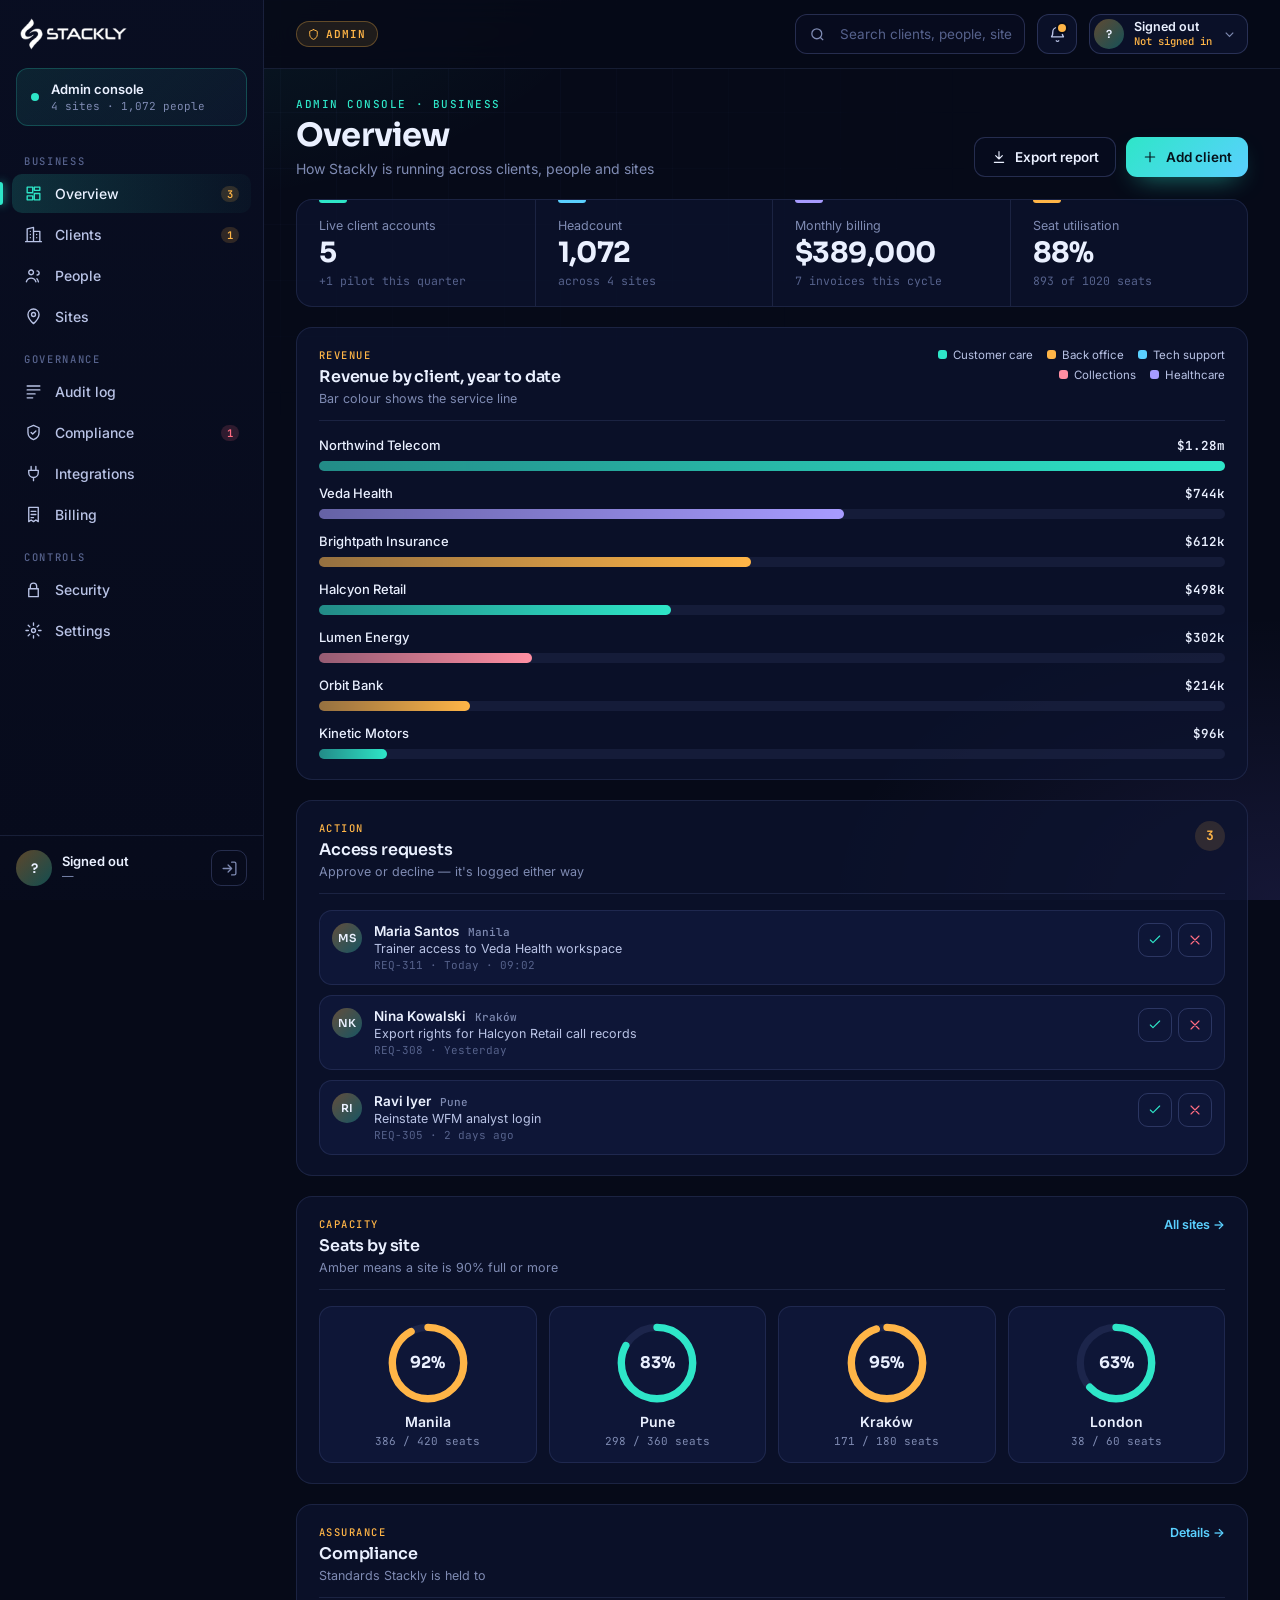
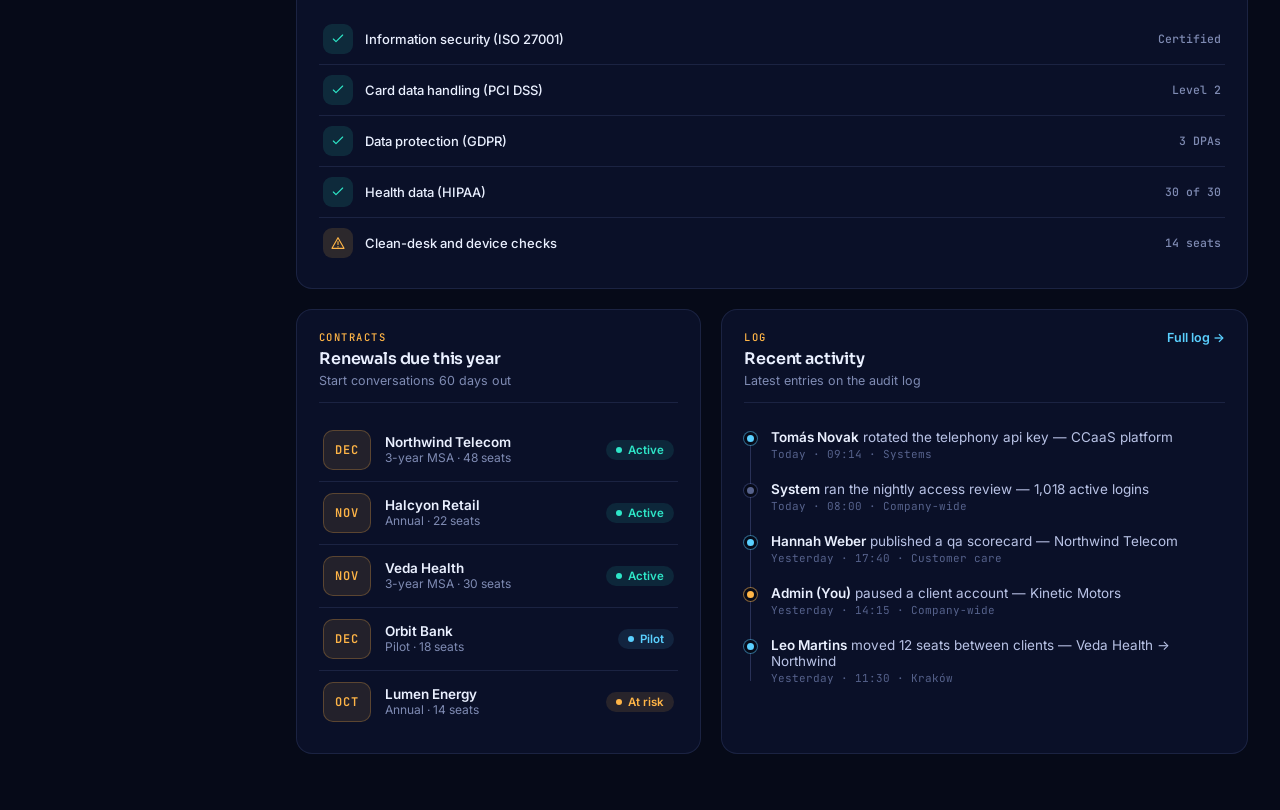
<file: html/admindashboard.html>
<!DOCTYPE html>
<html lang="en">
<head>
<meta charset="UTF-8" />
<meta name="viewport" content="width=device-width, initial-scale=1.0" />
<title>Stackly — Admin Console</title>
<link rel="preconnect" href="https://fonts.googleapis.com" />
<link rel="preconnect" href="https://fonts.gstatic.com" crossorigin />
<link href="https://fonts.googleapis.com/css2?family=Sora:wght@500;600;700;800&family=Inter:wght@400;500;600&family=JetBrains+Mono:wght@400;500;600&display=swap" rel="stylesheet" />
<link rel="stylesheet" href="../css/admindashboard.css" />
</head>
<body>

<!-- ============ HEADER (bar only — navigation lives in the fixed sidebar) ============ -->
<header class="head" id="topbar">
  <div class="head-bar">
    <div class="head-left">
      <!-- hamburger: tablet & phone only — on desktop the sidebar is always shown -->
      <button class="burger" id="hamburger-btn" aria-label="Open menu" aria-expanded="false" aria-controls="menu-sheet">
        <span class="burger-box">
          <span class="burger-line l1"></span>
          <span class="burger-line l2"></span>
          <span class="burger-line l3"></span>
        </span>
      </button>
      <button class="brand" id="brand-home-btn" aria-label="Go to overview">
        <img class="brand-img" src="../assets/Logo.webp" alt="Stackly" onerror="this.style.display='none';this.nextElementSibling.style.display='inline-flex'">
        <span class="brand-word" style="display:none">
          <svg viewBox="0 0 24 24" fill="none" stroke="currentColor" stroke-width="2" stroke-linecap="round" stroke-linejoin="round"><path d="m12 3 9 4.5-9 4.5-9-4.5Z"/><path d="m3 12 9 4.5 9-4.5"/><path d="m3 16.5 9 4.5 9-4.5"/></svg>
          <b>STACKLY</b>
        </span>
      </button>
      <span class="admin-badge">
        <svg viewBox="0 0 24 24" fill="none" stroke="currentColor" stroke-width="1.8" stroke-linecap="round" stroke-linejoin="round"><path d="M12 3l7 3v6c0 4.5-3 7.5-7 9-4-1.5-7-4.5-7-9V6l7-3z"/></svg>
        Admin
      </span>
    </div>

    <div class="head-right">
      <form class="finder" id="topbar-search" autocomplete="off" role="search">
        <button type="submit" class="finder-go" id="finder-go" aria-label="Search">
          <svg viewBox="0 0 24 24" fill="none" stroke="currentColor" stroke-width="1.8"><circle cx="11" cy="11" r="7"/><path d="M20 20l-4.2-4.2"/></svg>
        </button>
        <input id="topbar-search-input" placeholder="Search clients, people, sites…">
      </form>
      <button class="icon-btn" id="notif-btn" aria-label="Alerts">
        <svg viewBox="0 0 24 24" fill="none" stroke="currentColor" stroke-width="1.7" stroke-linecap="round"><path d="M18 9a6 6 0 1 0-12 0c0 5-2 6-2 6h16s-2-1-2-6"/><path d="M10.5 20a2 2 0 0 0 3 0"/></svg>
        <span class="icon-dot"></span>
      </button>
      <div class="whoami" id="topbar-user">
        <button class="whoami-btn" id="topbar-user-btn" aria-haspopup="true">
          <span class="seal sm" id="topbar-user-avatar">–</span>
          <span class="whoami-text">
            <span class="whoami-name" id="topbar-user-name">Signed out</span>
            <span class="whoami-role" id="topbar-user-role">Administrator</span>
          </span>
          <svg class="whoami-caret" viewBox="0 0 24 24" fill="none" stroke="currentColor" stroke-width="1.8"><path d="M6 9l6 6 6-6"/></svg>
        </button>
        <div class="whoami-menu" id="topbar-user-menu">
          <div class="whoami-menu-head">
            <span>Signed in as</span>
            <span class="whoami-menu-email" id="topbar-user-email">—</span>
          </div>
          <button class="whoami-item" data-nav="settings">Settings</button>
          <button class="whoami-item" data-nav="security">Security policy</button>
          <button class="whoami-item danger" id="topbar-logout-btn">Sign out</button>
        </div>
      </div>
    </div>
  </div>
</header>

<!-- ============ SIDEBAR (fixed on desktop, drawer on tablet & phone) ============ -->
<div class="dock-scrim" id="sidebar-overlay"></div>
<aside class="dock" id="menu-sheet" aria-label="Admin menu" aria-hidden="true">
  <div class="dock-head">
    <button class="brand" data-nav="dashboard" aria-label="Go to overview">
      <img class="brand-img" src="../assets/Logo.webp" alt="Stackly" onerror="this.style.display='none';this.nextElementSibling.style.display='inline-flex'">
      <span class="brand-word" style="display:none">
        <svg viewBox="0 0 24 24" fill="none" stroke="currentColor" stroke-width="2" stroke-linecap="round" stroke-linejoin="round"><path d="m12 3 9 4.5-9 4.5-9-4.5Z"/><path d="m3 12 9 4.5 9-4.5"/><path d="m3 16.5 9 4.5 9-4.5"/></svg>
        <b>STACKLY</b>
      </span>
    </button>
  </div>

  <div class="dock-shift">
    <span class="shift-dot"></span>
    <div>
      <span class="shift-title">Admin console</span>
      <span class="shift-sub">4 sites · 1,072 people</span>
    </div>
  </div>

  <div class="dock-scroll" id="nav-sheet"></div>

  <div class="dock-foot">
    <div class="dock-user">
      <span class="seal" id="sidebar-user-avatar">–</span>
      <div class="dock-user-info">
        <span class="dock-user-name" id="sidebar-user-name">Signed out</span>
        <span class="dock-user-email" id="sidebar-user-email">—</span>
      </div>
    </div>
    <button class="dock-signout" id="logout-btn" aria-label="Sign out">
      <svg viewBox="0 0 24 24" fill="none" stroke="currentColor" stroke-width="1.8" stroke-linecap="round" stroke-linejoin="round"><path d="M15 3h4a2 2 0 0 1 2 2v14a2 2 0 0 1-2 2h-4"/><path d="M10 17l5-5-5-5M15 12H3"/></svg>
    </button>
  </div>
</aside>

<!-- ============ PAGE ============ -->
<main class="page">
  <div class="page-head">
    <div>
      <p class="page-kicker" id="page-kicker">Admin console</p>
      <h1 id="page-title-text">Overview</h1>
      <p class="page-sub" id="page-sub-text"></p>
    </div>
    <div class="page-actions" id="page-actions"></div>
  </div>
  <div class="content" id="content-area"></div>
</main>

<div class="toast" id="toast" role="status" aria-live="polite"></div>

<script src="https://cdnjs.cloudflare.com/ajax/libs/gsap/3.12.5/gsap.min.js"></script>
<script>
if ('scrollRestoration' in history) history.scrollRestoration = 'manual';
window.scrollTo(0, 0);

/* =========================================================
   ICONS
   ========================================================= */
const ICONS = {
  grid:     'M4 4h7v7H4zM13 4h7v4h-7zM13 12h7v8h-7zM4 15h7v5H4z',
  building: 'M4 21V5l8-2v18M12 8h8v13M8 8h.01M8 12h.01M8 16h.01M16 12h.01M16 16h.01M2 21h20',
  users:    'M9 11a3 3 0 1 0 0-6 3 3 0 0 0 0 6M3 20c1-3 3.4-4.6 6-4.6S14 17 15 20M16.5 11.4a2.6 2.6 0 0 0 0-5.2M18.2 20c-.4-1.6-1-2.9-1.9-3.8',
  pin:      'M12 21s7-6.2 7-11.5a7 7 0 1 0-14 0C5 14.8 12 21 12 21zM12 12a2.5 2.5 0 1 0 0-5 2.5 2.5 0 0 0 0 5',
  log:      'M4 5h16M4 10h16M4 15h10M4 20h7',
  shield:   'M12 3l7 3v6c0 4.5-3 7.5-7 9-4-1.5-7-4.5-7-9V6l7-3zM9 12l2 2 4-4',
  plug:     'M9 3v5M15 3v5M6 8h12v3a6 6 0 0 1-12 0zM12 17v4',
  invoice:  'M6 3h12v18l-3-2-3 2-3-2-3 2zM9 8h6M9 12h6M9 16h3',
  lock:     'M6 11h12v10H6zM8 11V8a4 4 0 0 1 8 0v3',
  gear:     'M12 9.5a2.5 2.5 0 1 0 0 5 2.5 2.5 0 0 0 0-5M12 2.5v3M12 18.5v3M2.5 12h3M18.5 12h3M5.3 5.3l2.1 2.1M16.6 16.6l2.1 2.1M18.7 5.3l-2.1 2.1M7.4 16.6l-2.1 2.1',
  check:    'M5 12l4 4 10-10',
  x:        'M6 6l12 12M18 6L6 18',
  alert:    'M12 4l9 16H3zM12 10v4.2M12 17.4v.4',
  plus:     'M12 5v14M5 12h14',
  download: 'M12 4v11M7 10l5 5 5-5M5 20h14',
  seat:     'M6 4h12v8H6zM4 12h16v3H4zM8 15v5M16 15v5'
};
function ico(name, cls) {
  return `<svg class="${cls || 'ico'}" viewBox="0 0 24 24" fill="none" stroke="currentColor" stroke-width="1.7" stroke-linecap="round" stroke-linejoin="round"><path d="${ICONS[name] || ICONS.grid}"/></svg>`;
}

/* =========================================================
   DEMO DATA — Stackly as a BPO business
   ========================================================= */
const lineAccents = {
  "Customer care": "#2ee6c8",
  "Back office":   "#ffb547",
  "Tech support":  "#5ad0ff",
  "Collections":   "#ff8fa3",
  "Healthcare":    "#a79bff"
};

/* ---------- Client accounts ---------- */
const clients = [
  { name: "Northwind Telecom",    line: "Customer care", contract: "3-year MSA",   seats: 48, revenueYtd: 1284000, status: "Active",   since: "Jan 2023", renewal: "Dec 2026" },
  { name: "Brightpath Insurance", line: "Back office",   contract: "Annual",       seats: 26, revenueYtd: 612000,  status: "Active",   since: "Mar 2024", renewal: "Mar 2027" },
  { name: "Halcyon Retail",       line: "Customer care", contract: "Annual",       seats: 22, revenueYtd: 498000,  status: "Active",   since: "Jun 2022", renewal: "Nov 2026" },
  { name: "Veda Health",          line: "Healthcare",    contract: "3-year MSA",   seats: 30, revenueYtd: 744000,  status: "Active",   since: "Nov 2023", renewal: "Nov 2026" },
  { name: "Orbit Bank",           line: "Back office",   contract: "Pilot",        seats: 18, revenueYtd: 214000,  status: "Pilot",    since: "Jun 2026", renewal: "Dec 2026" },
  { name: "Lumen Energy",         line: "Collections",   contract: "Annual",       seats: 14, revenueYtd: 302000,  status: "At risk",  since: "Feb 2025", renewal: "Oct 2026" },
  { name: "Cobalt Cloud",         line: "Tech support",  contract: "Proposal",     seats: 0,  revenueYtd: 0,       status: "Prospect", since: "Sep 2026", renewal: "—" },
  { name: "Kinetic Motors",       line: "Customer care", contract: "Annual",       seats: 0,  revenueYtd: 96000,   status: "Paused",   since: "Apr 2024", renewal: "—" }
];

/* ---------- People and access ---------- */
const people = [
  { name: "Aisha Rahman",   role: "Account Director",   site: "London",  access: "Full",       lastActive: "12m ago", status: "Active" },
  { name: "Leo Martins",    role: "Operations Manager", site: "Kraków",  access: "Full",       lastActive: "1h ago",  status: "Active" },
  { name: "Nina Kowalski",  role: "Team Lead",          site: "Kraków",  access: "Standard",   lastActive: "20m ago", status: "Active" },
  { name: "Samuel Osei",    role: "Team Lead",          site: "Manila",  access: "Standard",   lastActive: "3h ago",  status: "Active" },
  { name: "Hannah Weber",   role: "QA Manager",         site: "London",  access: "Standard",   lastActive: "5h ago",  status: "Active" },
  { name: "Ravi Iyer",      role: "WFM Analyst",        site: "Pune",    access: "Restricted", lastActive: "2d ago",  status: "Suspended" },
  { name: "Maria Santos",   role: "Trainer",            site: "Manila",  access: "Restricted", lastActive: "—",       status: "Pending" },
  { name: "Tomás Novak",    role: "IT Administrator",   site: "Kraków",  access: "Full",       lastActive: "8m ago",  status: "Active" }
];

/* ---------- Delivery sites ---------- */
const sites = [
  { city: "Manila",  country: "Philippines", seats: 420, used: 386, shifts: "24/7",        lead: "Samuel Osei",   attrition: 3.1 },
  { city: "Pune",    country: "India",       seats: 360, used: 298, shifts: "24/7",        lead: "Ravi Iyer",     attrition: 2.4 },
  { city: "Kraków",  country: "Poland",      seats: 180, used: 171, shifts: "07:00–23:00", lead: "Leo Martins",   attrition: 1.8 },
  { city: "London",  country: "UK",          seats: 60,  used: 38,  shifts: "08:00–18:00", lead: "Aisha Rahman",  attrition: 1.2 }
];

/* ---------- Access requests (interactive) ---------- */
let approvals = [
  { id: "REQ-311", who: "Maria Santos",  what: "Trainer access to Veda Health workspace",       site: "Manila", when: "Today · 09:02" },
  { id: "REQ-308", who: "Nina Kowalski", what: "Export rights for Halcyon Retail call records", site: "Kraków", when: "Yesterday" },
  { id: "REQ-305", who: "Ravi Iyer",     what: "Reinstate WFM analyst login",                    site: "Pune",   when: "2 days ago" }
];

/* ---------- Audit log ---------- */
let auditTrail = [
  { time: "Today · 09:14",     actor: "Tomás Novak",  action: "Rotated the telephony API key",        target: "CCaaS platform",               scope: "Systems" },
  { time: "Today · 08:00",     actor: "System",       action: "Ran the nightly access review",        target: "1,018 active logins",          scope: "Company-wide" },
  { time: "Yesterday · 17:40", actor: "Hannah Weber", action: "Published a QA scorecard",             target: "Northwind Telecom",            scope: "Customer care" },
  { time: "Yesterday · 14:15", actor: "Admin (You)",  action: "Paused a client account",              target: "Kinetic Motors",               scope: "Company-wide" },
  { time: "Yesterday · 11:30", actor: "Leo Martins",  action: "Moved 12 seats between clients",       target: "Veda Health → Northwind",      scope: "Kraków" },
  { time: "2 days ago",        actor: "System",       action: "Archived closed tickets",              target: "18,420 tickets older than 13 months", scope: "Company-wide" },
  { time: "3 days ago",        actor: "Admin (You)",  action: "Changed the overtime rate",            target: "Manila weekend shifts",        scope: "Manila" },
  { time: "4 days ago",        actor: "Aisha Rahman", action: "Signed a contract renewal",            target: "Brightpath Insurance",         scope: "Back office" }
];

/* ---------- Compliance ---------- */
const complianceChecks = [
  { name: "Information security (ISO 27001)", state: "clear",     detail: "Surveillance audit passed · next review Mar 2027",  metric: "Certified" },
  { name: "Card data handling (PCI DSS)",     state: "clear",     detail: "Pause-and-resume recording on every payment line",  metric: "Level 2" },
  { name: "Data protection (GDPR)",           state: "clear",     detail: "All EU client data kept in the Kraków region",      metric: "3 DPAs" },
  { name: "Health data (HIPAA)",              state: "clear",     detail: "Veda Health agents trained within 12 months",       metric: "30 of 30" },
  { name: "Clean-desk and device checks",     state: "attention", detail: "14 Pune workstations missed last month's check",    metric: "14 seats" }
];

/* ---------- Integrations ---------- */
const systems = [
  { name: "Cloud contact centre",  type: "Telephony",       status: "Connected", seats: 1018 },
  { name: "CRM connector",         type: "Customer data",   status: "Connected", seats: 812 },
  { name: "Workforce management",  type: "Scheduling",      status: "Connected", seats: 1018 },
  { name: "Quality monitoring",    type: "QA & recording",  status: "Degraded",  seats: 640 },
  { name: "Payroll and HR",        type: "Finance",         status: "Connected", seats: 1072 },
  { name: "Single sign-on",        type: "Identity",        status: "Connected", seats: 1072 }
];

/* ---------- Billing ---------- */
const invoices = [
  { client: "Northwind Telecom",    model: "Per seat",      monthly: 128000, next: "1 Oct",  state: "Paid" },
  { client: "Brightpath Insurance", model: "Per case",      monthly: 64000,  next: "3 Oct",  state: "Paid" },
  { client: "Halcyon Retail",       model: "Per contact",   monthly: 52000,  next: "5 Oct",  state: "Paid" },
  { client: "Veda Health",          model: "Per seat",      monthly: 78000,  next: "8 Oct",  state: "Sent" },
  { client: "Orbit Bank",           model: "Pilot, fixed",  monthly: 36000,  next: "12 Oct", state: "Sent" },
  { client: "Lumen Energy",         model: "Per contact",   monthly: 31000,  next: "28 Sep", state: "Overdue" },
  { client: "Kinetic Motors",       model: "Per seat",      monthly: 0,      next: "—",      state: "Paused" }
];

/* =========================================================
   NAVIGATION
   ========================================================= */
const navGroups = [
  { label: "Business",   items: [
    { label: "Overview",     id: "dashboard",  icon: "grid",     desc: "The business this week" },
    { label: "Clients",      id: "clients",    icon: "building", desc: "Accounts and contracts" },
    { label: "People",       id: "people",     icon: "users",    desc: "Staff and their access" },
    { label: "Sites",        id: "sites",      icon: "pin",      desc: "Delivery centres and seats" } ] },
  { label: "Governance", items: [
    { label: "Audit log",    id: "audit",      icon: "log",      desc: "Every admin action" },
    { label: "Compliance",   id: "compliance", icon: "shield",   desc: "Certifications and checks" },
    { label: "Integrations", id: "systems",    icon: "plug",     desc: "Connected platforms" },
    { label: "Billing",      id: "billing",    icon: "invoice",  desc: "Invoices and payments" } ] },
  { label: "Controls",   items: [
    { label: "Security",     id: "security",   icon: "lock",     desc: "Company-wide access policy" },
    { label: "Settings",     id: "settings",   icon: "gear",     desc: "Your profile and preferences" } ] }
];
function allNav() { return navGroups.reduce(function (a, g) { return a.concat(g.items); }, []); }

const pageMap = {
  dashboard:  { title: "Overview",     sub: "How Stackly is running across clients, people and sites" },
  clients:    { title: "Clients",      sub: "Every client account, contract and renewal date" },
  people:     { title: "People",       sub: "Staff, their site and what they can open" },
  sites:      { title: "Sites",        sub: "Delivery centres, seat capacity and attrition" },
  audit:      { title: "Audit log",    sub: "Every administrative and system action, newest first" },
  compliance: { title: "Compliance",   sub: "Certifications, standards and standing checks" },
  systems:    { title: "Integrations", sub: "Telephony, CRM, scheduling, QA, payroll and identity" },
  billing:    { title: "Billing",      sub: "What each client is invoiced and when it falls due" },
  security:   { title: "Security",     sub: "Access rules applied to everyone with a login" },
  settings:   { title: "Settings",     sub: "Your profile and preferences" }
};

const stateClass = {
  "Active": "is-good", "Pilot": "is-info", "Prospect": "is-info", "At risk": "is-warn", "Paused": "is-quiet",
  "Suspended": "is-bad", "Pending": "is-info", "Paid": "is-good", "Sent": "is-info", "Overdue": "is-bad",
  "Connected": "is-good", "Degraded": "is-warn", "Clear": "is-good", "Attention": "is-warn"
};
const accessColor = { "Full": "#2ee6c8", "Standard": "#5ad0ff", "Restricted": "#8fa0cc" };

/* =========================================================
   SIGNED-IN USER LOOKUP
   Same behaviour as before: the usual key names in
   localStorage then sessionStorage, a JSON object or a bare
   address, nested objects, then a sweep of every stored key.
   ========================================================= */
const EMAIL_RE = /^[A-Za-z0-9._%+-]+@[A-Za-z0-9.-]+\.[A-Za-z]{2,}$/;
const USER_KEY_CANDIDATES = [
  'user', 'currentUser', 'loggedInUser', 'authUser', 'stacklyUser',
  'userData', 'profile', 'account', 'auth', 'session',
  'userEmail', 'email', 'username'
];
const EMAIL_FIELDS = ['email', 'mail', 'useremail', 'emailaddress', 'e-mail', 'username', 'login', 'user'];
const NAME_FIELDS = ['name', 'fullname', 'displayname', 'firstname', 'givenname'];
const ROLE_FIELDS = ['role', 'userrole', 'accounttype', 'type'];
let foundUserKey = null;

function asEmail(v) {
  if (typeof v !== 'string') return null;
  const s = v.trim();
  return EMAIL_RE.test(s) ? s : null;
}
function objToUser(obj, depth) {
  depth = depth || 0;
  if (!obj || depth > 4) return null;
  if (typeof obj === 'string') {
    const direct = asEmail(obj);
    if (direct) return { email: direct };
    return rawToUser(obj, depth + 1);
  }
  if (Array.isArray(obj)) {
    for (let i = 0; i < obj.length; i++) {
      const hit = objToUser(obj[i], depth + 1);
      if (hit) return hit;
    }
    return null;
  }
  if (typeof obj !== 'object') return null;
  for (const k in obj) {
    if (EMAIL_FIELDS.indexOf(String(k).toLowerCase()) === -1) continue;
    const hit = asEmail(obj[k]);
    if (hit) return Object.assign({}, obj, { email: hit });
  }
  for (const k in obj) {
    const hit = asEmail(obj[k]);
    if (hit) return Object.assign({}, obj, { email: hit });
  }
  for (const k in obj) {
    const v = obj[k];
    if (v && typeof v === 'object') {
      const nested = objToUser(v, depth + 1);
      if (nested) return nested;
    } else if (typeof v === 'string' && (v.trim().charAt(0) === '{' || v.trim().charAt(0) === '[')) {
      const nested = rawToUser(v, depth + 1);
      if (nested) return nested;
    }
  }
  return null;
}
function rawToUser(raw, depth) {
  depth = depth || 0;
  if (!raw || depth > 4) return null;
  const trimmed = String(raw).trim();
  if (!trimmed) return null;
  const first = trimmed.charAt(0);
  if (first === '{' || first === '[' || first === '"') {
    try { return objToUser(JSON.parse(trimmed), depth); } catch (e) {}
  }
  const direct = asEmail(trimmed);
  if (direct) return { email: direct };
  try { return objToUser(JSON.parse(trimmed), depth); } catch (e) { return null; }
}
function pickField(obj, fields) {
  if (!obj || typeof obj !== 'object') return '';
  for (const k in obj) {
    if (fields.indexOf(String(k).toLowerCase()) === -1) continue;
    const v = obj[k];
    if (typeof v === 'string' && v.trim() && !asEmail(v)) return v.trim();
  }
  return '';
}
function getCurrentUser() {
  const stores = [];
  try { if (window.localStorage) stores.push(localStorage); } catch (e) {}
  try { if (window.sessionStorage) stores.push(sessionStorage); } catch (e) {}
  for (let s = 0; s < stores.length; s++) {
    try { if (stores[s].getItem('isAuthenticated') === 'false') return null; } catch (e) {}
  }
  for (let s = 0; s < stores.length; s++) {
    for (let i = 0; i < USER_KEY_CANDIDATES.length; i++) {
      const key = USER_KEY_CANDIDATES[i];
      let hit = null;
      try { hit = rawToUser(stores[s].getItem(key)); } catch (e) {}
      if (hit) { foundUserKey = key; return hit; }
    }
  }
  for (let s = 0; s < stores.length; s++) {
    let len = 0;
    try { len = stores[s].length; } catch (e) {}
    for (let i = 0; i < len; i++) {
      let key = null, hit = null;
      try { key = stores[s].key(i); hit = rawToUser(stores[s].getItem(key)); } catch (e) {}
      if (hit) { foundUserKey = key; return hit; }
    }
  }
  return null;
}
function usernameFromEmail(email) { if (!email) return ''; return email.includes('@') ? email.split('@')[0] : email; }

const currentUser = getCurrentUser();
const currentEmail = currentUser ? (asEmail(currentUser.email) || '') : '';
const storedName = currentUser ? pickField(currentUser, NAME_FIELDS) : '';
const currentRole = currentUser ? pickField(currentUser, ROLE_FIELDS).toLowerCase() : '';
const currentUsername = (currentEmail || storedName) ? (storedName || usernameFromEmail(currentEmail)) : '';
const currentInitial = ((currentEmail || currentUsername || '?').trim().charAt(0) || '?').toUpperCase();

function paintUserChrome() {
  const nameToShow = currentUsername || currentEmail || 'Signed out';
  const emailToShow = currentEmail || '—';
  document.getElementById('sidebar-user-avatar').textContent = currentInitial;
  document.getElementById('sidebar-user-name').textContent = nameToShow;
  document.getElementById('sidebar-user-email').textContent = emailToShow;
  document.getElementById('topbar-user-avatar').textContent = currentInitial;
  document.getElementById('topbar-user-name').textContent = nameToShow;
  document.getElementById('topbar-user-role').textContent = currentUser ? (currentRole === 'admin' ? 'Administrator' : 'Operations user') : 'Not signed in';
  document.getElementById('topbar-user-email').textContent = emailToShow;
}

function logout() {
  const keys = ['user', 'isAuthenticated', 'activeNav', 'settings'].concat(USER_KEY_CANDIDATES);
  if (foundUserKey && keys.indexOf(foundUserKey) === -1) keys.push(foundUserKey);
  keys.forEach(function (k) {
    try { localStorage.removeItem(k); } catch (e) {}
    try { sessionStorage.removeItem(k); } catch (e) {}
  });
  window.location.href = 'login.html';
}

/* =========================================================
   STATE
   ========================================================= */
function getSavedNav() {
  try { const saved = localStorage.getItem('activeNav'); if (saved && pageMap[saved]) return saved; } catch (e) {}
  return 'dashboard';
}
function loadSettings() {
  const defaults = {
    slaAlerts: true, weeklyDigest: false, compactRows: false, language: "English",
    twoFactor: true, ssoRequired: true, ipAllowlist: false, clientWalls: true, sessionTimeout: "30 minutes"
  };
  try { const raw = localStorage.getItem('settings'); if (raw) return Object.assign(defaults, JSON.parse(raw)); } catch (e) {}
  return defaults;
}
function saveSettings() { try { localStorage.setItem('settings', JSON.stringify(state.settings)); } catch (e) {} }

let state = { activeNav: getSavedNav(), clientFilter: "All", peopleSearch: "", settings: loadSettings() };

function money(n) { return "$" + n.toLocaleString(); }
function moneyShort(n) { return n >= 1000000 ? "$" + (n / 1000000).toFixed(2) + "m" : "$" + Math.round(n / 1000) + "k"; }
function go404() { window.location.href = "404.html"; }
function lineTag(l) { const c = lineAccents[l] || "#2ee6c8"; return `<span class="line-tag" style="--c:${c}">${l}</span>`; }
function pill(text) { return `<span class="pill ${stateClass[text] || 'is-quiet'}">${text}</span>`; }
function esc(s) { return String(s).replace(/[&<>"]/g, function (c) { return { '&': '&amp;', '<': '&lt;', '>': '&gt;', '"': '&quot;' }[c]; }); }

/* ---- sticky header height, measured whenever it can re-wrap ---- */
function syncTopbarHeight() {
  const tb = document.getElementById('topbar');
  if (!tb) return;
  const h = tb.offsetHeight;
  if (h) document.documentElement.style.setProperty('--head-h', h + 'px');
}

function fillBars() {
  requestAnimationFrame(function () {
    document.querySelectorAll('[data-w]').forEach(function (el) { el.style.width = el.getAttribute('data-w') + '%'; });
    document.querySelectorAll('[data-dash]').forEach(function (el) { el.style.strokeDashoffset = el.getAttribute('data-dash'); });
  });
}
function entrance() {
  if (typeof gsap === 'undefined') return;
  gsap.killTweensOf('.stat, .panel, .anim');
  gsap.fromTo('.page-head', { opacity: 0, y: -8 }, { opacity: 1, y: 0, duration: 0.45, ease: 'power3.out' });
  gsap.fromTo('.stat', { opacity: 0, y: 12 }, { opacity: 1, y: 0, duration: 0.5, ease: 'power3.out', stagger: 0.05 });
  gsap.fromTo('.panel', { opacity: 0, y: 16 }, { opacity: 1, y: 0, duration: 0.5, ease: 'power3.out', stagger: 0.06, delay: 0.06 });
  gsap.fromTo('.anim', { opacity: 0, x: -8 }, { opacity: 1, x: 0, duration: 0.4, ease: 'power2.out', stagger: 0.03, delay: 0.14 });

  document.querySelectorAll('.count').forEach(function (el) {
    const raw = el.textContent.trim();
    const match = raw.match(/^([^\d]*)([\d,]+\.?\d*)(.*)$/);
    if (!match) return;
    const prefix = match[1], numStr = match[2].replace(/,/g, ''), suffix = match[3];
    const num = parseFloat(numStr);
    if (isNaN(num)) return;
    const decimals = numStr.indexOf('.') > -1 ? numStr.split('.')[1].length : 0;
    const counter = { val: 0 };
    gsap.to(counter, {
      val: num, duration: 1.05, ease: 'power2.out', delay: 0.1,
      onUpdate: function () { el.textContent = prefix + (decimals ? counter.val.toFixed(decimals) : Math.round(counter.val).toLocaleString()) + suffix; },
      onComplete: function () { el.textContent = raw; }
    });
  });
}
let toastTimer = null;
function toast(msg) {
  const t = document.getElementById('toast');
  t.textContent = msg;
  t.classList.add('show');
  clearTimeout(toastTimer);
  toastTimer = setTimeout(function () { t.classList.remove('show'); }, 2600);
}

/* ---------- shared pieces ---------- */
function statStrip(items) {
  return `<section class="stats">${items.map(function (s) {
    return `<div class="stat" onclick="go404()" style="--c:${s.color || '#2ee6c8'}">
      <span class="stat-label">${s.label}</span>
      <span class="stat-value count">${s.value}</span>
      ${s.note ? `<span class="stat-note">${s.note}</span>` : ''}
    </div>`;
  }).join("")}</section>`;
}
function panel(o, body) {
  return `<section class="panel ${o.cls || ''}">
    <header class="panel-head">
      <div>
        ${o.kicker ? `<span class="panel-kicker">${o.kicker}</span>` : ''}
        <h2>${o.title}</h2>
        ${o.sub ? `<p${o.subId ? ` id="${o.subId}"` : ''}>${o.sub}</p>` : ''}
      </div>
      ${o.aside || ''}
    </header>
    ${body}
  </section>`;
}
function ring(pct, color, label) {
  const r = 34, c = 2 * Math.PI * r;
  return `<div class="ring">
    <svg viewBox="0 0 80 80" aria-hidden="true">
      <circle cx="40" cy="40" r="${r}" class="ring-bg"/>
      <circle cx="40" cy="40" r="${r}" class="ring-fg" stroke="${color}" stroke-dasharray="${c.toFixed(1)}" style="stroke-dashoffset:${c.toFixed(1)}" data-dash="${(c * (1 - pct / 100)).toFixed(1)}"/>
    </svg>
    <span class="ring-val">${pct}%</span>
    ${label ? `<span class="ring-label">${label}</span>` : ''}
  </div>`;
}
function trailHtml(list) {
  return list.map(function (a) {
    return `<li class="trail-item anim" onclick="go404()">
      <span class="trail-dot ${a.actor === 'System' ? 'auto' : a.actor === 'Admin (You)' ? 'you' : ''}"></span>
      <span class="trail-body">
        <span class="trail-line"><b>${esc(a.actor)}</b> ${esc(a.action.toLowerCase())} — ${esc(a.target)}</span>
        <span class="trail-meta">${a.time} · ${a.scope}</span>
      </span>
    </li>`;
  }).join("");
}

/* =========================================================
   OVERVIEW
   ========================================================= */
function approvalsHtml() {
  if (!approvals.length) return `<p class="empty">No requests waiting. Nice.</p>`;
  return `<ul class="approvals">${approvals.map(function (r) {
    return `<li class="approval anim" data-req="${r.id}">
      <span class="seal sm">${r.who.split(' ').map(function (p) { return p[0]; }).join('')}</span>
      <span class="approval-body">
        <span class="approval-who">${r.who} <em>${r.site}</em></span>
        <span class="approval-what">${r.what}</span>
        <span class="approval-when">${r.id} · ${r.when}</span>
      </span>
      <span class="approval-actions">
        <button class="act act-yes" data-approve="${r.id}" aria-label="Approve ${r.id}">${ico('check')}</button>
        <button class="act act-no" data-decline="${r.id}" aria-label="Decline ${r.id}">${ico('x')}</button>
      </span>
    </li>`;
  }).join("")}</ul>`;
}
function renderDashboard() {
  const monthly = invoices.reduce(function (a, b) { return a + b.monthly; }, 0);
  const seats = sites.reduce(function (a, s) { return a + s.seats; }, 0);
  const used = sites.reduce(function (a, s) { return a + s.used; }, 0);
  const active = clients.filter(function (c) { return c.status === "Active" || c.status === "Pilot"; }).length;

  const stats = statStrip([
    { label: "Live client accounts",  value: String(active),        note: "+1 pilot this quarter" },
    { label: "Headcount",             value: "1,072",               note: "across 4 sites", color: "#5ad0ff" },
    { label: "Monthly billing",       value: money(monthly),        note: "7 invoices this cycle", color: "#a79bff" },
    { label: "Seat utilisation",      value: Math.round(used / seats * 100) + "%", note: used + " of " + seats + " seats", color: "#ffb547" }
  ]);

  const top = clients.filter(function (c) { return c.revenueYtd > 0; }).sort(function (a, b) { return b.revenueYtd - a.revenueYtd; });
  const max = top[0].revenueYtd;
  const revenue = top.map(function (c) {
    return `<div class="rev anim" onclick="go404()">
      <div class="rev-top"><span class="rev-name">${c.name}</span><span class="rev-val">${moneyShort(c.revenueYtd)}</span></div>
      <div class="rev-track"><div class="rev-fill" data-w="${(c.revenueYtd / max * 100).toFixed(1)}" style="--c:${lineAccents[c.line]}"></div></div>
    </div>`;
  }).join("");
  const legend = Object.keys(lineAccents).map(function (l) { return `<li><i style="background:${lineAccents[l]}"></i>${l}</li>`; }).join("");

  const siteCards = sites.map(function (s) {
    const pct = Math.round(s.used / s.seats * 100);
    const color = pct >= 90 ? '#ffb547' : '#2ee6c8';
    return `<div class="site-mini anim" onclick="go404()">
      ${ring(pct, color)}
      <span class="site-mini-city">${s.city}</span>
      <span class="site-mini-sub">${s.used} / ${s.seats} seats</span>
    </div>`;
  }).join("");

  const checks = complianceChecks.map(function (c) {
    const ok = c.state === 'clear';
    return `<li class="check-mini anim" onclick="go404()">
      <span class="check-ico ${ok ? 'ok' : 'warn'}">${ico(ok ? 'check' : 'alert')}</span>
      <span class="check-mini-name">${c.name}</span>
      <span class="check-mini-metric">${c.metric}</span>
    </li>`;
  }).join("");

  const renewals = clients.filter(function (c) { return /2026/.test(c.renewal); }).map(function (c) {
    return `<li class="renew anim" onclick="go404()">
      <span class="renew-date">${c.renewal.split(' ')[0]}</span>
      <span class="renew-body"><span class="renew-name">${c.name}</span><span class="renew-sub">${c.contract} · ${c.seats} seats</span></span>
      ${pill(c.status)}
    </li>`;
  }).join("");

  return `${stats}
    <div class="layout layout-a">
      ${panel({ kicker: "Revenue", title: "Revenue by client, year to date", sub: "Bar colour shows the service line", aside: `<ul class="legend">${legend}</ul>` }, `<div class="rev-list">${revenue}</div>`)}
      ${panel({ kicker: "Action", title: "Access requests", sub: "Approve or decline — it's logged either way", aside: `<span class="count-badge" id="approval-count">${approvals.length}</span>` }, `<div id="approvals-box">${approvalsHtml()}</div>`)}
    </div>
    <div class="layout layout-b">
      ${panel({ kicker: "Capacity", title: "Seats by site", sub: "Amber means a site is 90% full or more", aside: `<button class="link-btn" data-nav="sites">All sites →</button>` }, `<div class="site-minis">${siteCards}</div>`)}
      ${panel({ kicker: "Assurance", title: "Compliance", sub: "Standards Stackly is held to", aside: `<button class="link-btn" data-nav="compliance">Details →</button>` }, `<ul class="check-minis">${checks}</ul>`)}
    </div>
    <div class="layout layout-c">
      ${panel({ kicker: "Contracts", title: "Renewals due this year", sub: "Start conversations 60 days out" }, `<ul class="renew-list">${renewals}</ul>`)}
      ${panel({ kicker: "Log", title: "Recent activity", sub: "Latest entries on the audit log", aside: `<button class="link-btn" data-nav="audit">Full log →</button>` }, `<ul class="trail" id="overview-trail">${trailHtml(auditTrail.slice(0, 5))}</ul>`)}
    </div>`;
}

/* =========================================================
   CLIENTS
   ========================================================= */
function renderClients() {
  const states = ["All", "Active", "Pilot", "At risk", "Prospect", "Paused"];
  const list = state.clientFilter === "All" ? clients : clients.filter(function (c) { return c.status === state.clientFilter; });
  const total = clients.reduce(function (a, c) { return a + c.revenueYtd; }, 0);
  const max = Math.max.apply(null, clients.map(function (c) { return c.revenueYtd; }));

  const stats = statStrip([
    { label: "Client accounts", value: String(clients.length) },
    { label: "Seats sold",      value: String(clients.reduce(function(a,c){return a+c.seats;},0)), color: "#5ad0ff" },
    { label: "Revenue YTD",     value: money(total), color: "#a79bff" },
    { label: "At risk",         value: String(clients.filter(function(c){return c.status==="At risk";}).length), color: "#ffb547" }
  ]);
  const chips = states.map(function (s) {
    return `<button class="chip client-filter ${state.clientFilter === s ? 'chip-on' : ''}" data-client-filter="${s}">${s}</button>`;
  }).join("");
  const rows = list.map(function (c) {
    return `<tr class="anim" onclick="go404()">
      <td class="stack" data-label="Client"><span class="t-name">${c.name}</span><span class="t-sub">Client since ${c.since}</span></td>
      <td data-label="Service line">${lineTag(c.line)}</td>
      <td data-label="Contract">${c.contract}</td>
      <td class="num" data-label="Seats">${c.seats}</td>
      <td data-label="Revenue YTD"><div class="mini"><span class="mini-track"><span class="mini-fill" data-w="${max ? Math.round(c.revenueYtd / max * 100) : 0}"></span></span><span class="mini-num">${money(c.revenueYtd)}</span></div></td>
      <td data-label="Renewal">${c.renewal}</td>
      <td data-label="Status">${pill(c.status)}</td>
    </tr>`;
  }).join("");
  return `${stats}
    ${panel({ kicker: "Register", title: "Client register", sub: "Contracts, seats and revenue to date", aside: `<div class="chip-row">${chips}</div>`, cls: "panel-table" },
      `<div class="table-wrap"><table class="ledger">
        <thead><tr><th>Client</th><th>Service line</th><th>Contract</th><th>Seats</th><th>Revenue YTD</th><th>Renewal</th><th>Status</th></tr></thead>
        <tbody>${rows || '<tr><td colspan="7" class="empty">No clients in that state.</td></tr>'}</tbody>
      </table></div>`)}`;
}

/* =========================================================
   PEOPLE
   Every word typed has to match somewhere in the row, so
   "suspended pune" narrows. Typing swaps only the rows and
   the count line, so the caret stays put.
   ========================================================= */
function peopleTerms() { return state.peopleSearch.toLowerCase().split(/\s+/).filter(Boolean); }
function peopleList() {
  const terms = peopleTerms();
  if (!terms.length) return people.slice();
  return people.filter(function (p) {
    const hay = [p.name, p.role, p.site, p.access, p.lastActive, p.status].join(" ").toLowerCase();
    return terms.every(function (t) { return hay.indexOf(t) > -1; });
  });
}
function peopleRowsHtml(list) {
  if (!list.length) return '<tr><td colspan="5" class="empty">Nobody matches that search.</td></tr>';
  return list.map(function (p) {
    return `<tr onclick="go404()">
      <td class="stack" data-label="Name"><span class="t-name">${p.name}</span><span class="t-sub">${p.role}</span></td>
      <td data-label="Site">${p.site}</td>
      <td data-label="Access"><span class="access" style="--c:${accessColor[p.access]}">${p.access}</span></td>
      <td data-label="Last active">${p.lastActive}</td>
      <td data-label="Status">${pill(p.status)}</td>
    </tr>`;
  }).join("");
}
function peopleSubText(list) {
  return peopleTerms().length ? `Showing ${list.length} of ${people.length} people` : "Who can open what, and when they were last in";
}
function updatePeopleRows() {
  const body = document.getElementById("people-rows");
  if (!body) return;
  const list = peopleList();
  body.innerHTML = peopleRowsHtml(list);
  const sub = document.getElementById("people-sub");
  if (sub) sub.textContent = peopleSubText(list);
}
function renderPeople() {
  const list = peopleList();
  const stats = statStrip([
    { label: "People with a login", value: "1,072" },
    { label: "Full access",         value: String(people.filter(function(p){return p.access==="Full";}).length), color: "#5ad0ff" },
    { label: "Pending invites",     value: String(people.filter(function(p){return p.status==="Pending";}).length), color: "#a79bff" },
    { label: "Suspended",           value: String(people.filter(function(p){return p.status==="Suspended";}).length), color: "#ff6b81" }
  ]);
  return `${stats}
    ${panel({ kicker: "Access", title: "People and access", sub: peopleSubText(list), subId: "people-sub", cls: "panel-table",
      aside: `<label class="finder finder-inline">
          <svg viewBox="0 0 24 24" fill="none" stroke="currentColor" stroke-width="1.8"><circle cx="11" cy="11" r="7"/><path d="M20 20l-4.2-4.2"/></svg>
          <input id="user-search-input" placeholder="Name, site, access, status…" value="${esc(state.peopleSearch)}">
        </label>` },
      `<div class="table-wrap"><table class="ledger">
        <thead><tr><th>Name</th><th>Site</th><th>Access</th><th>Last active</th><th>Status</th></tr></thead>
        <tbody id="people-rows">${peopleRowsHtml(list)}</tbody>
      </table></div>`)}`;
}

/* =========================================================
   SITES
   ========================================================= */
function renderSites() {
  const seats = sites.reduce(function (a, s) { return a + s.seats; }, 0);
  const used = sites.reduce(function (a, s) { return a + s.used; }, 0);
  const stats = statStrip([
    { label: "Delivery sites",  value: String(sites.length) },
    { label: "Total seats",     value: seats.toLocaleString(), color: "#5ad0ff" },
    { label: "Seats in use",    value: used.toLocaleString(), color: "#a79bff" },
    { label: "Free capacity",   value: String(seats - used), note: "seats ready to sell", color: "#ffb547" }
  ]);
  const cards = sites.map(function (s) {
    const pct = Math.round(s.used / s.seats * 100);
    const color = pct >= 90 ? '#ffb547' : '#2ee6c8';
    return `<article class="site anim" onclick="go404()">
      <header>
        <span class="site-pin">${ico('pin')}</span>
        <span><span class="site-city">${s.city}</span><span class="site-country">${s.country}</span></span>
      </header>
      <div class="site-body">
        ${ring(pct, color, 'seats used')}
        <dl class="site-meta">
          <div><dt>Seats</dt><dd>${s.used} / ${s.seats}</dd></div>
          <div><dt>Hours</dt><dd>${s.shifts}</dd></div>
          <div><dt>Monthly attrition</dt><dd>${s.attrition}%</dd></div>
          <div><dt>Site lead</dt><dd>${s.lead}</dd></div>
        </dl>
      </div>
    </article>`;
  }).join("");
  return `${stats}${panel({ kicker: "Delivery", title: "Delivery centres", sub: "Capacity, hours and people at each site" }, `<div class="site-grid">${cards}</div>`)}`;
}

/* =========================================================
   AUDIT LOG
   ========================================================= */
function renderAudit() {
  return panel({ kicker: "Log", title: "Audit log", sub: "Every administrative and system action, most recent first",
    aside: `<button class="chip" onclick="go404()">${ico('download')}Export CSV</button>` },
    `<ul class="trail">${trailHtml(auditTrail)}</ul>`);
}

/* =========================================================
   COMPLIANCE
   ========================================================= */
function renderCompliance() {
  const clear = complianceChecks.filter(function (c) { return c.state === "clear"; }).length;
  const stats = statStrip([
    { label: "Standards tracked", value: String(complianceChecks.length) },
    { label: "Clear",             value: String(clear), color: "#2ee6c8" },
    { label: "Need attention",    value: String(complianceChecks.length - clear), color: "#ffb547" },
    { label: "Next external audit", value: "42 days", color: "#a79bff" }
  ]);
  const rows = complianceChecks.map(function (c) {
    const ok = c.state === 'clear';
    return `<div class="check anim" onclick="go404()">
      <span class="check-ico ${ok ? 'ok' : 'warn'}">${ico(ok ? 'shield' : 'alert')}</span>
      <div class="check-body"><span class="check-name">${c.name}</span><span class="check-detail">${c.detail}</span></div>
      <span class="check-metric">${c.metric}</span>
      ${pill(ok ? 'Clear' : 'Attention')}
    </div>`;
  }).join("");
  return `${stats}${panel({ kicker: "Regulatory", title: "Compliance checks", sub: "Security, card data, privacy, health data and site checks" }, `<div class="check-list">${rows}</div>`)}`;
}

/* =========================================================
   INTEGRATIONS
   ========================================================= */
function renderSystems() {
  const stats = statStrip([
    { label: "Integrations", value: String(systems.length) },
    { label: "Connected",    value: String(systems.filter(function(s){return s.status==="Connected";}).length), color: "#2ee6c8" },
    { label: "Degraded",     value: String(systems.filter(function(s){return s.status==="Degraded";}).length), color: "#ffb547" },
    { label: "Uptime, 30 days", value: "99.96%", color: "#5ad0ff" }
  ]);
  const rows = systems.map(function (s) {
    return `<div class="system anim" onclick="go404()">
      <span class="system-ico ${s.status === 'Degraded' ? 'warn' : ''}">${ico('plug')}</span>
      <div class="system-body"><span class="system-name">${s.name}</span><span class="system-meta">${s.type} · ${s.seats.toLocaleString()} users connected</span></div>
      ${pill(s.status)}
      <button class="chip" onclick="event.stopPropagation();go404()">Manage</button>
    </div>`;
  }).join("");
  return `${stats}${panel({ kicker: "Platforms", title: "Connected systems", sub: "What the contact centre runs on" }, `<div class="system-list">${rows}</div>`)}`;
}

/* =========================================================
   BILLING
   ========================================================= */
function renderBilling() {
  const monthly = invoices.reduce(function (a, b) { return a + b.monthly; }, 0);
  const max = Math.max.apply(null, invoices.map(function (b) { return b.monthly; }));
  const stats = statStrip([
    { label: "Invoiced monthly", value: money(monthly) },
    { label: "Paid",             value: String(invoices.filter(function(b){return b.state==="Paid";}).length), color: "#2ee6c8" },
    { label: "Awaiting payment", value: String(invoices.filter(function(b){return b.state==="Sent";}).length), color: "#5ad0ff" },
    { label: "Overdue",          value: String(invoices.filter(function(b){return b.state==="Overdue";}).length), color: "#ff6b81" }
  ]);
  const rows = invoices.map(function (b) {
    return `<tr class="anim" onclick="go404()">
      <td class="stack" data-label="Client"><span class="t-name">${b.client}</span><span class="t-sub">${b.model}</span></td>
      <td data-label="Monthly value"><div class="mini"><span class="mini-track"><span class="mini-fill" data-w="${max ? Math.round(b.monthly / max * 100) : 0}"></span></span><span class="mini-num">${money(b.monthly)}</span></div></td>
      <td data-label="Next invoice">${b.next}</td>
      <td data-label="Payment">${pill(b.state)}</td>
    </tr>`;
  }).join("");
  return `${stats}${panel({ kicker: "Income", title: "Invoice ledger", sub: "Billing model, value and due date by client", cls: "panel-table" },
    `<div class="table-wrap"><table class="ledger">
      <thead><tr><th>Client</th><th>Monthly value</th><th>Next invoice</th><th>Payment</th></tr></thead>
      <tbody>${rows}</tbody></table></div>`)}`;
}

/* =========================================================
   SECURITY
   ========================================================= */
function switchHtml(id, value) {
  return `<span class="switch ${value ? 'on' : ''}" data-toggle="${id}" role="switch" aria-checked="${value}" tabindex="0"><span class="switch-knob"></span></span>`;
}
function renderSecurity() {
  const s = state.settings;
  return `<div class="layout layout-even">
    ${panel({ kicker: "Policy", title: "Access policy", sub: "Applied to everyone with a login" },
      `<div class="pref"><div><span class="pref-title">Two-factor for leads and admins</span><span class="pref-desc">Required at every sign-in, no exceptions</span></div>${switchHtml("twoFactor", s.twoFactor)}</div>
      <div class="pref"><div><span class="pref-title">Single sign-on only</span><span class="pref-desc">Staff sign in through the company identity provider</span></div>${switchHtml("ssoRequired", s.ssoRequired)}</div>
      <div class="pref"><div><span class="pref-title">Site IP allowlist</span><span class="pref-desc">Only allow sign-ins from the four delivery centres</span></div>${switchHtml("ipAllowlist", s.ipAllowlist)}</div>
      <div class="pref pref-last"><div><span class="pref-title">Client data walls</span><span class="pref-desc">Agents only see the clients they are assigned to</span></div>${switchHtml("clientWalls", s.clientWalls)}</div>`)}
    <div class="stack-col">
      ${panel({ kicker: "Sessions", title: "Session policy", sub: "How long an idle session stays signed in" },
        `<div class="pref pref-last"><div><span class="pref-title">Automatic sign-out</span><span class="pref-desc">Applies to every account</span></div>
        <select class="pref-select" id="timeout-select">${["15 minutes","30 minutes","1 hour","4 hours"].map(function(t){return `<option ${s.sessionTimeout===t?'selected':''}>${t}</option>`;}).join("")}</select></div>`)}
      ${panel({ kicker: "Danger", title: "Company-wide actions", sub: "These take effect immediately for everyone" },
        `<div class="danger-row"><button class="chip chip-danger" onclick="go404()">Sign out every session</button><button class="chip chip-danger" onclick="go404()">Rotate system keys</button></div>`)}
    </div>
  </div>`;
}

/* =========================================================
   SETTINGS
   ========================================================= */
function renderSettings() {
  const s = state.settings;
  const displayName = currentUsername || currentEmail || "Signed out";
  const displayEmail = currentEmail || "No account signed in";
  return `<div class="layout layout-even">
    ${panel({ kicker: "Profile", title: "Account", sub: "The profile signed in on this device" },
      `<div class="account">
        <span class="seal lg">${currentInitial}</span>
        <div>
          <span class="account-name">${esc(displayName)}</span>
          <span class="account-email">${esc(displayEmail)}</span>
          <span class="account-role">${currentUser ? (currentRole === 'admin' ? 'Administrator' : 'Operations user') : 'Not signed in'}</span>
        </div>
      </div>
      <button class="chip" onclick="go404()">Edit profile</button>`)}
    ${panel({ kicker: "Preferences", title: "Preferences", sub: "Alerts and how the console reads" },
      `<div class="pref"><div><span class="pref-title">SLA breach alerts</span><span class="pref-desc">Notify me when any client falls below target</span></div>${switchHtml("slaAlerts", s.slaAlerts)}</div>
      <div class="pref"><div><span class="pref-title">Monday digest</span><span class="pref-desc">A summary of the week's billing, renewals and access changes</span></div>${switchHtml("weeklyDigest", s.weeklyDigest)}</div>
      <div class="pref"><div><span class="pref-title">Compact rows</span><span class="pref-desc">Tighter spacing in the register tables</span></div>${switchHtml("compactRows", s.compactRows)}</div>
      <div class="pref pref-last"><div><span class="pref-title">Language</span><span class="pref-desc">Interface display language</span></div>
        <select class="pref-select" id="lang-select">${["English","French","Spanish","Hindi","Polish"].map(function(l){return `<option ${s.language===l?'selected':''}>${l}</option>`;}).join("")}</select></div>`)}
    ${panel({ kicker: "Session", title: "Session", sub: "Sign out of this account on this device" },
      `<div class="session"><p>Signed in as <strong>${esc(displayEmail)}</strong>. Signing out clears the session and returns you to the sign-in screen.</p>
      <button class="chip chip-danger" id="settings-logout-btn">Sign out</button></div>`)}
    ${panel({ kicker: "Danger", title: "Account actions", sub: "These cannot be undone" },
      `<div class="danger-row"><button class="chip chip-danger" onclick="go404()">Reset password</button><button class="chip chip-danger" onclick="go404()">Close account</button></div>`)}
  </div>`;
}

const pageRenderers = {
  dashboard: renderDashboard, clients: renderClients, people: renderPeople, sites: renderSites,
  audit: renderAudit, compliance: renderCompliance, systems: renderSystems, billing: renderBilling,
  security: renderSecurity, settings: renderSettings
};
const pageActions = {
  dashboard: `<button class="btn btn-ghost" onclick="go404()">${ico('download')}Export report</button><button class="btn btn-solid" onclick="go404()">${ico('plus')}Add client</button>`,
  clients:   `<button class="btn btn-solid" onclick="go404()">${ico('plus')}Add client</button>`,
  people:    `<button class="btn btn-solid" onclick="go404()">${ico('plus')}Invite person</button>`,
  sites:     `<button class="btn btn-ghost" onclick="go404()">${ico('download')}Capacity plan</button>`,
  billing:   `<button class="btn btn-solid" onclick="go404()">${ico('plus')}New invoice</button>`
};

/* =========================================================
   SHELL
   ========================================================= */
function badgeFor(id) {
  if (id === "clients") { const n = clients.filter(function (c) { return c.status === "At risk"; }).length; return n ? `<span class="nav-badge">${n}</span>` : ""; }
  if (id === "compliance") { const n = complianceChecks.filter(function (c) { return c.state !== "clear"; }).length; return n ? `<span class="nav-badge alert">${n}</span>` : ""; }
  if (id === "dashboard" && approvals.length) return `<span class="nav-badge">${approvals.length}</span>`;
  return "";
}
function renderNav() {
  document.getElementById("nav-sheet").innerHTML = navGroups.map(function (g) {
    return `<p class="dock-label">${g.label}</p>
      <nav class="dock-nav">${g.items.map(function (i) {
        return `<button class="dock-item ${state.activeNav === i.id ? 'on' : ''}" data-nav="${i.id}">${ico(i.icon, 'dock-ico')}<span class="dock-text">${i.label}</span>${badgeFor(i.id)}</button>`;
      }).join("")}</nav>`;
  }).join("");
}

function renderPage() {
  const page = pageMap[state.activeNav];
  const group = navGroups.filter(function (g) { return g.items.some(function (i) { return i.id === state.activeNav; }); })[0];
  document.getElementById("page-title-text").textContent = page.title;
  document.getElementById("page-sub-text").textContent = page.sub;
  document.getElementById("page-kicker").textContent = "Admin console · " + (group ? group.label : "");
  document.getElementById("page-actions").innerHTML = pageActions[state.activeNav] || "";
  document.title = "Stackly Admin — " + page.title;
  document.getElementById("content-area").innerHTML = pageRenderers[state.activeNav]();
  document.body.classList.toggle('compact', !!state.settings.compactRows);
  renderNav();
  const settingsLogoutBtn = document.getElementById("settings-logout-btn");
  if (settingsLogoutBtn) settingsLogoutBtn.addEventListener("click", logout);
  window.scrollTo({ top: 0, left: 0, behavior: "instant" });
  syncTopbarHeight();
  fillBars();
  entrance();
}

function navigateTo(id) {
  state.activeNav = id;
  try { localStorage.setItem('activeNav', id); } catch (e) {}
  closeMenu();
  closeWhoami();
  renderPage();
}

/* ---- access requests: approve / decline ---- */
function resolveRequest(id, approved) {
  const req = approvals.filter(function (r) { return r.id === id; })[0];
  if (!req) return;
  const row = document.querySelector('[data-req="' + id + '"]');
  function finish() {
    approvals = approvals.filter(function (r) { return r.id !== id; });
    auditTrail.unshift({
      time: "Just now", actor: "Admin (You)",
      action: approved ? "Approved an access request" : "Declined an access request",
      target: req.who + " — " + req.what, scope: req.site
    });
    document.getElementById("approvals-box").innerHTML = approvalsHtml();
    document.getElementById("approval-count").textContent = approvals.length;
    const trail = document.getElementById("overview-trail");
    if (trail) trail.innerHTML = trailHtml(auditTrail.slice(0, 5));
    renderNav();
    toast((approved ? "Approved " : "Declined ") + id + " for " + req.who);
  }
  if (row && typeof gsap !== 'undefined') {
    row.classList.add(approved ? 'is-yes' : 'is-no');
    gsap.to(row, { opacity: 0, x: approved ? 24 : -24, height: 0, paddingTop: 0, paddingBottom: 0, marginTop: 0, duration: 0.4, ease: 'power2.in', onComplete: finish });
  } else {
    finish();
  }
}

/* ---- sidebar: fixed on desktop, hamburger drawer at 1100px and below ---- */
const MENU_BREAK = 1100;
let savedScrollY = 0;
function lockScroll() {
  savedScrollY = window.scrollY || window.pageYOffset || 0;
  document.documentElement.classList.add("nav-open");
  document.body.classList.add("nav-open");
}
function unlockScroll() {
  if (!document.body.classList.contains("nav-open")) return;
  document.documentElement.classList.remove("nav-open");
  document.body.classList.remove("nav-open");
  window.scrollTo(0, savedScrollY);
}
function openMenu() {
  const sheet = document.getElementById("menu-sheet");
  sheet.classList.add("open");
  sheet.setAttribute("aria-hidden", "false");
  document.getElementById("sidebar-overlay").classList.add("show");
  const btn = document.getElementById("hamburger-btn");
  btn.classList.add("is-open");
  btn.setAttribute("aria-expanded", "true");
  btn.setAttribute("aria-label", "Close menu");
  lockScroll();
}
function closeMenu() {
  const sheet = document.getElementById("menu-sheet");
  if (!sheet.classList.contains("open")) return;
  sheet.classList.remove("open");
  sheet.setAttribute("aria-hidden", "true");
  document.getElementById("sidebar-overlay").classList.remove("show");
  const btn = document.getElementById("hamburger-btn");
  btn.classList.remove("is-open");
  btn.setAttribute("aria-expanded", "false");
  btn.setAttribute("aria-label", "Open menu");
  unlockScroll();
}
function closeWhoami() { document.getElementById("topbar-user").classList.remove("open"); }

document.getElementById("hamburger-btn").addEventListener("click", function () {
  if (document.getElementById("menu-sheet").classList.contains("open")) closeMenu(); else openMenu();
});
document.getElementById("sidebar-overlay").addEventListener("click", closeMenu);
document.getElementById("brand-home-btn").addEventListener("click", function () { navigateTo("dashboard"); });
document.getElementById("notif-btn").addEventListener("click", go404);
document.getElementById("logout-btn").addEventListener("click", logout);
document.getElementById("topbar-logout-btn").addEventListener("click", logout);
document.getElementById("topbar-user-btn").addEventListener("click", function (e) {
  e.stopPropagation();
  document.getElementById("topbar-user").classList.toggle("open");
});
document.addEventListener("click", closeWhoami);
document.addEventListener("keydown", function (e) { if (e.key === "Escape") { closeMenu(); closeWhoami(); } });
function syncDock() {
  const sheet = document.getElementById("menu-sheet");
  const fixed = window.innerWidth > MENU_BREAK;
  if (fixed) closeMenu();
  sheet.setAttribute("aria-hidden", fixed || sheet.classList.contains("open") ? "false" : "true");
}
window.addEventListener("resize", function () {
  syncDock();
  syncTopbarHeight();
});
syncDock();
window.addEventListener("orientationchange", syncTopbarHeight);
window.addEventListener("load", syncTopbarHeight);
if (document.fonts && document.fonts.ready) document.fonts.ready.then(syncTopbarHeight);

/* ---- topbar search: on phones the magnifier opens the field first ---- */
(function () {
  const form = document.getElementById("topbar-search");
  const input = document.getElementById("topbar-search-input");
  form.addEventListener("submit", function (e) {
    e.preventDefault();
    if (window.innerWidth <= 720 && !form.classList.contains("expanded")) { form.classList.add("expanded"); input.focus(); return; }
    if (!input.value.trim()) { input.focus(); return; }
    go404();
  });
  input.addEventListener("blur", function () { if (!input.value.trim()) form.classList.remove("expanded"); });
})();

/* ---- delegated clicks ---- */
document.addEventListener("click", function (e) {
  const yes = e.target.closest("[data-approve]");
  if (yes) { resolveRequest(yes.getAttribute("data-approve"), true); return; }
  const no = e.target.closest("[data-decline]");
  if (no) { resolveRequest(no.getAttribute("data-decline"), false); return; }
  const navBtn = e.target.closest("[data-nav]");
  if (navBtn) { navigateTo(navBtn.getAttribute("data-nav")); return; }
  const filterBtn = e.target.closest(".client-filter");
  if (filterBtn) { state.clientFilter = filterBtn.getAttribute("data-client-filter"); renderPage(); return; }
  const toggle = e.target.closest("[data-toggle]");
  if (toggle) { flipSwitch(toggle); return; }
});
document.addEventListener("keydown", function (e) {
  const toggle = e.target.closest && e.target.closest("[data-toggle]");
  if (toggle && (e.key === " " || e.key === "Enter")) { e.preventDefault(); flipSwitch(toggle); }
});
function flipSwitch(toggle) {
  const key = toggle.getAttribute("data-toggle");
  state.settings[key] = !state.settings[key];
  saveSettings();
  toggle.classList.toggle("on", state.settings[key]);
  toggle.setAttribute("aria-checked", String(state.settings[key]));
  if (key === "compactRows") document.body.classList.toggle("compact", state.settings[key]);
  // CSS animation rather than GSAP, so no inline transform strands the knob
  const knob = toggle.querySelector('.switch-knob');
  if (knob) { knob.classList.remove('pop'); void knob.offsetWidth; knob.classList.add('pop'); }
}
document.addEventListener("input", function (e) {
  if (e.target && e.target.id === "user-search-input") { state.peopleSearch = e.target.value; updatePeopleRows(); }
});
document.addEventListener("change", function (e) {
  if (e.target && e.target.id === "lang-select") { state.settings.language = e.target.value; saveSettings(); }
  if (e.target && e.target.id === "timeout-select") { state.settings.sessionTimeout = e.target.value; saveSettings(); }
});

/* ---- boot ---- */
paintUserChrome();
if (typeof gsap !== 'undefined') {
  gsap.from('.head-bar', { y: -14, opacity: 0, duration: 0.5, ease: 'power2.out' });
}
renderPage();
syncTopbarHeight();
</script>
</body>
</html>
</file>
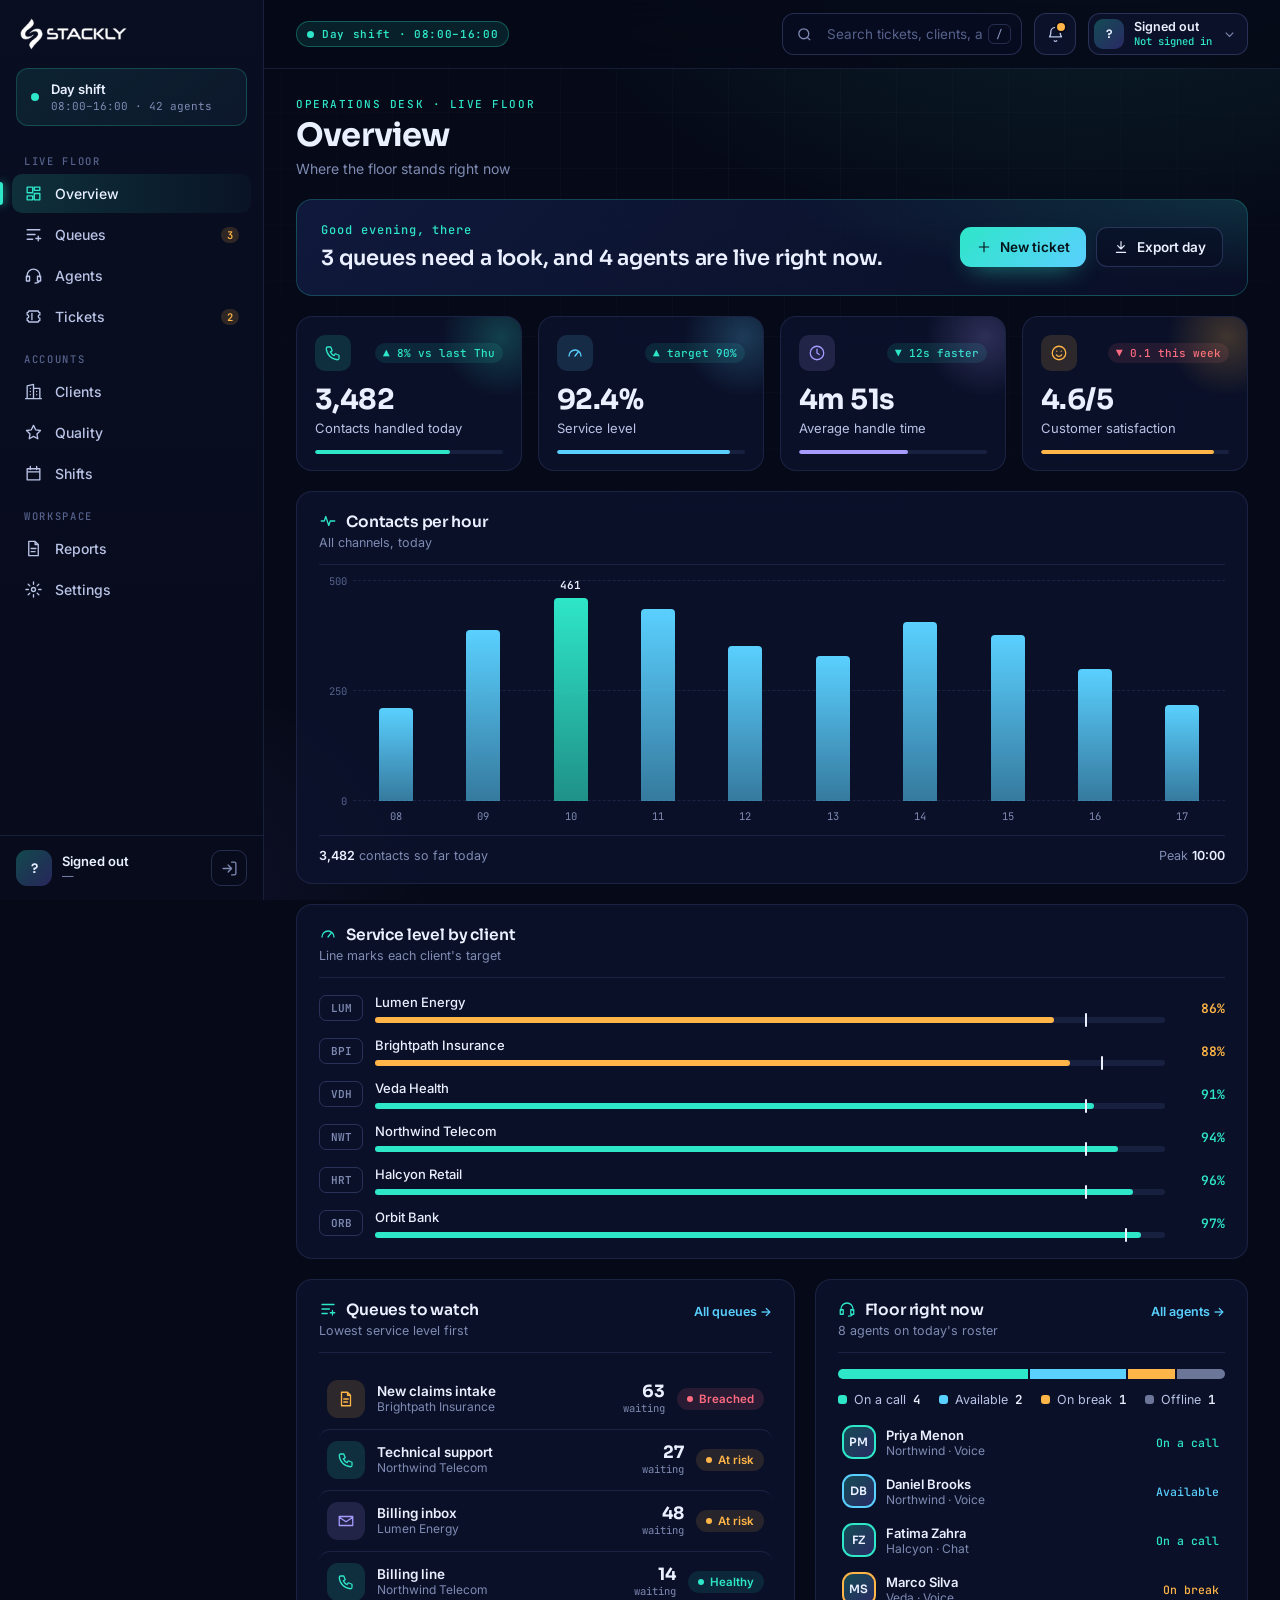
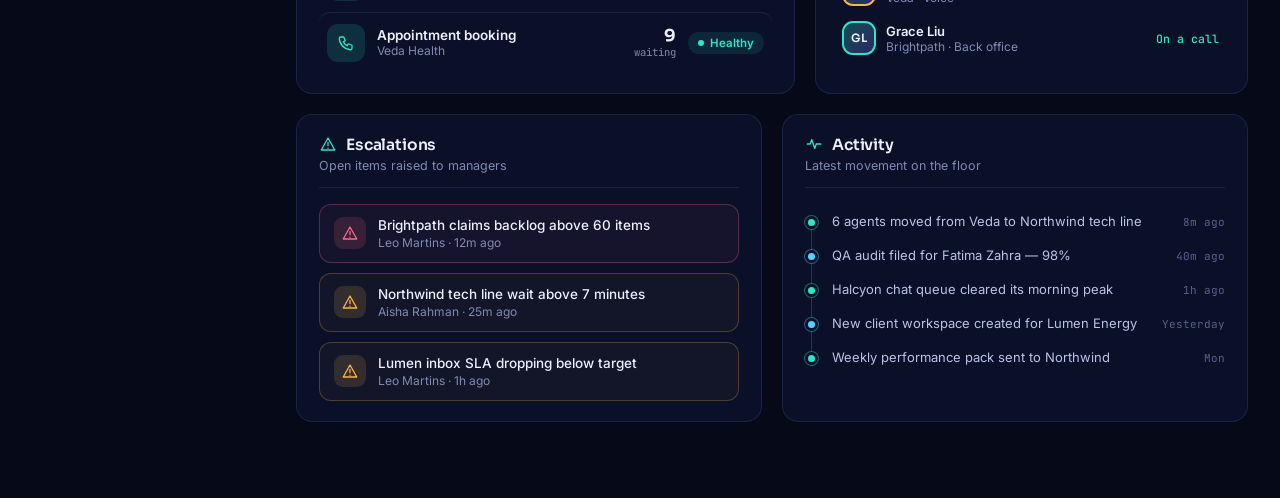
<file: html/dashboard.html>
<!DOCTYPE html>
<html lang="en">
<head>
<meta charset="UTF-8" />
<meta name="viewport" content="width=device-width, initial-scale=1.0" />
<title>Stackly — Operations Desk</title>
<link rel="preconnect" href="https://fonts.googleapis.com" />
<link rel="preconnect" href="https://fonts.gstatic.com" crossorigin />
<link href="https://fonts.googleapis.com/css2?family=Sora:wght@500;600;700;800&family=Inter:wght@400;500;600&family=JetBrains+Mono:wght@400;500;600&display=swap" rel="stylesheet" />
<link rel="stylesheet" href="../css/dashboard.css" />
</head>
<body>

<!-- ============ HEADER (bar only — navigation lives in the fixed sidebar) ============ -->
<header class="head" id="topbar">
  <div class="head-bar">
    <div class="head-left">
      <!-- hamburger: tablet & phone only — on desktop the sidebar is always shown -->
      <button class="burger" id="hamburger-btn" aria-label="Open menu" aria-expanded="false" aria-controls="sidebar">
        <span class="burger-box">
          <span class="burger-line l1"></span>
          <span class="burger-line l2"></span>
          <span class="burger-line l3"></span>
        </span>
      </button>
      <button class="brand" id="brand-home-btn" aria-label="Go to overview">
        <img class="brand-img" src="../assets/Logo.webp" alt="Stackly" onerror="this.style.display='none';this.nextElementSibling.style.display='inline-flex'">
        <span class="brand-word" style="display:none">
          <svg viewBox="0 0 24 24" fill="none" stroke="currentColor" stroke-width="2" stroke-linecap="round" stroke-linejoin="round"><path d="m12 3 9 4.5-9 4.5-9-4.5Z"/><path d="m3 12 9 4.5 9-4.5"/><path d="m3 16.5 9 4.5 9-4.5"/></svg>
          <b>STACKLY</b>
        </span>
      </button>
      <span class="shift-badge"><span class="shift-dot"></span>Day shift · 08:00–16:00</span>
    </div>

    <div class="head-right">
      <form class="finder" id="topbar-search" autocomplete="off" role="search">
        <button type="submit" class="finder-go" id="finder-go" aria-label="Search">
          <svg viewBox="0 0 24 24" fill="none" stroke="currentColor" stroke-width="1.8"><circle cx="11" cy="11" r="7"/><path d="M20 20l-4.2-4.2"/></svg>
        </button>
        <input id="topbar-search-input" placeholder="Search tickets, clients, agents…">
        <kbd class="finder-key">/</kbd>
      </form>
      <button class="icon-btn" id="notif-btn" aria-label="Alerts">
        <svg viewBox="0 0 24 24" fill="none" stroke="currentColor" stroke-width="1.7" stroke-linecap="round"><path d="M18 9a6 6 0 1 0-12 0c0 5-2 6-2 6h16s-2-1-2-6"/><path d="M10.5 20a2 2 0 0 0 3 0"/></svg>
        <span class="icon-dot"></span>
      </button>
      <div class="whoami" id="topbar-user">
        <button class="whoami-btn" id="topbar-user-btn" aria-haspopup="true">
          <span class="avatar sm" id="topbar-user-avatar">–</span>
          <span class="whoami-text">
            <span class="whoami-name" id="topbar-user-name">Signed out</span>
            <span class="whoami-role" id="topbar-user-role">Operations</span>
          </span>
          <svg class="whoami-caret" viewBox="0 0 24 24" fill="none" stroke="currentColor" stroke-width="1.8"><path d="M6 9l6 6 6-6"/></svg>
        </button>
        <div class="whoami-menu" id="topbar-user-menu">
          <div class="whoami-menu-head">
            <span>Signed in as</span>
            <span class="whoami-menu-email" id="topbar-user-email">—</span>
          </div>
          <button class="whoami-item" data-nav="settings">Settings</button>
          <button class="whoami-item danger" id="topbar-logout-btn">Sign out</button>
        </div>
      </div>
    </div>
  </div>
</header>

<!-- ============ SIDE DRAWER (tablet & phone) ============ -->
<div class="dock-scrim" id="sidebar-overlay"></div>
<aside class="dock" id="sidebar" aria-label="Main menu" aria-hidden="true">
  <div class="dock-head">
    <button class="brand" data-nav="dashboard" aria-label="Go to overview">
      <img class="brand-img" src="../assets/Logo.webp" alt="Stackly" onerror="this.style.display='none';this.nextElementSibling.style.display='inline-flex'">
      <span class="brand-word" style="display:none">
        <svg viewBox="0 0 24 24" fill="none" stroke="currentColor" stroke-width="2" stroke-linecap="round" stroke-linejoin="round"><path d="m12 3 9 4.5-9 4.5-9-4.5Z"/><path d="m3 12 9 4.5 9-4.5"/><path d="m3 16.5 9 4.5 9-4.5"/></svg>
        <b>STACKLY</b>
      </span>
    </button>
  </div>

  <div class="dock-shift">
    <span class="shift-dot"></span>
    <div>
      <span class="shift-title">Day shift</span>
      <span class="shift-sub">08:00–16:00 · 42 agents</span>
    </div>
  </div>

  <div class="dock-scroll" id="nav-drawer"></div>

  <div class="dock-foot">
    <div class="dock-user">
      <span class="avatar" id="sidebar-user-avatar">–</span>
      <div class="dock-user-info">
        <span class="dock-user-name" id="sidebar-user-name">Signed out</span>
        <span class="dock-user-email" id="sidebar-user-email">—</span>
      </div>
    </div>
    <button class="dock-signout" id="logout-btn" aria-label="Sign out">
      <svg viewBox="0 0 24 24" fill="none" stroke="currentColor" stroke-width="1.8" stroke-linecap="round" stroke-linejoin="round"><path d="M15 3h4a2 2 0 0 1 2 2v14a2 2 0 0 1-2 2h-4"/><path d="M10 17l5-5-5-5M15 12H3"/></svg>
    </button>
  </div>
</aside>

<!-- ============ PAGE ============ -->
<main class="page">
  <div class="page-head">
    <div>
      <p class="page-kicker" id="page-kicker">Operations desk</p>
      <h1 id="page-title-text">Overview</h1>
      <p class="page-sub" id="page-sub-text"></p>
    </div>
    <div class="page-actions" id="page-actions"></div>
  </div>
  <div class="content" id="content-area"></div>
</main>

<div class="chart-tip" id="chart-tip" role="status"></div>

<script src="https://cdnjs.cloudflare.com/ajax/libs/gsap/3.12.5/gsap.min.js"></script>
<script>
if ('scrollRestoration' in history) history.scrollRestoration = 'manual';
window.scrollTo(0, 0);

/* =========================================================
   ICONS
   ========================================================= */
const ICONS = {
  grid:    'M4 4h7v7H4zM13 4h7v4h-7zM13 12h7v8h-7zM4 15h7v5H4z',
  queue:   'M4 6h16M4 12h10M4 18h7M18 14v6M15 17h6',
  headset: 'M4 14v-2a8 8 0 0 1 16 0v2M3 13h4v6H3zM17 13h4v6h-4zM19 19c0 1.5-2 2.5-5 2.5',
  ticket:  'M4 7a2 2 0 0 0 2-2h12a2 2 0 0 0 2 2v3a2 2 0 0 0 0 4v3a2 2 0 0 0-2 2H6a2 2 0 0 0-2-2v-3a2 2 0 0 0 0-4zM10 8v8',
  building:'M4 21V5l8-2v18M12 8h8v13M8 8h.01M8 12h.01M8 16h.01M16 12h.01M16 16h.01M2 21h20',
  star:    'M12 3l2.7 5.6 6.1.9-4.4 4.3 1 6.1L12 17l-5.4 2.9 1-6.1L3.2 9.5l6.1-.9z',
  cal:     'M4 6h16v14H4zM4 10h16M8 3v4M16 3v4',
  doc:     'M6 3h8l4 4v14H6zM14 3v4h4M9 12h6M9 16h5',
  gear:    'M12 9.5a2.5 2.5 0 1 0 0 5 2.5 2.5 0 0 0 0-5M12 2.5v3M12 18.5v3M2.5 12h3M18.5 12h3M5.3 5.3l2.1 2.1M16.6 16.6l2.1 2.1M18.7 5.3l-2.1 2.1M7.4 16.6l-2.1 2.1',
  phone:   'M5 4h4l2 5-2.5 1.5a11 11 0 0 0 5 5L15 13l5 2v4a2 2 0 0 1-2 2A16 16 0 0 1 3 6a2 2 0 0 1 2-2',
  clock:   'M12 3a9 9 0 1 0 0 18 9 9 0 0 0 0-18M12 7v5l3 2',
  gauge:   'M4 16a8 8 0 1 1 16 0M12 16l4-5M12 16h.01',
  smile:   'M12 3a9 9 0 1 0 0 18 9 9 0 0 0 0-18M8.5 14.5s1.2 2 3.5 2 3.5-2 3.5-2M9 9.5h.01M15 9.5h.01',
  alert:   'M12 4l9 16H3zM12 10v4.2M12 17.4v.4',
  pulse:   'M3 12h4l2-6 4 12 2-6h6',
  plus:    'M12 5v14M5 12h14',
  download:'M12 4v11M7 10l5 5 5-5M5 20h14',
  more:    'M5 12h.01M12 12h.01M19 12h.01',
  chat:    'M4 5h16v11H9l-5 4z',
  mail:    'M3 6h18v12H3zM3 7l9 6 9-6'
};
function ico(name, cls) {
  return `<svg class="${cls || 'ico'}" viewBox="0 0 24 24" fill="none" stroke="currentColor" stroke-width="1.7" stroke-linecap="round" stroke-linejoin="round"><path d="${ICONS[name] || ICONS.grid}"/></svg>`;
}

/* =========================================================
   DEMO DATA — a BPO operations floor
   ========================================================= */
const channelMeta = {
  "Voice":       { color: "#2ee6c8", icon: "phone" },
  "Chat":        { color: "#5ad0ff", icon: "chat" },
  "Email":       { color: "#a79bff", icon: "mail" },
  "Back office": { color: "#ffb547", icon: "doc" }
};

/* ---------- Client accounts ---------- */
const clients = [
  { code: "NWT", name: "Northwind Telecom",   service: "Customer care & billing",  channel: "Voice",       sla: 94, target: 90, hours: 1840, used: 1512, seats: 48, manager: "Aisha Rahman" },
  { code: "BPI", name: "Brightpath Insurance", service: "Claims processing",        channel: "Back office", sla: 88, target: 92, hours: 1200, used: 1104, seats: 26, manager: "Leo Martins" },
  { code: "HRT", name: "Halcyon Retail",      service: "Order support",             channel: "Chat",        sla: 96, target: 90, hours: 960,  used: 612,  seats: 22, manager: "Nina Kowalski" },
  { code: "VDH", name: "Veda Health",         service: "Patient scheduling",        channel: "Voice",       sla: 91, target: 90, hours: 1320, used: 980,  seats: 30, manager: "Samuel Osei" },
  { code: "ORB", name: "Orbit Bank",          service: "KYC & onboarding checks",   channel: "Back office", sla: 97, target: 95, hours: 880,  used: 402,  seats: 18, manager: "Aisha Rahman" },
  { code: "LUM", name: "Lumen Energy",        service: "Billing enquiries",         channel: "Email",       sla: 86, target: 90, hours: 720,  used: 688,  seats: 14, manager: "Leo Martins" }
];

/* ---------- Live queues ---------- */
const queues = [
  { id: "Q-101", name: "Billing line",        client: "Northwind Telecom",   channel: "Voice",       waiting: 14, agents: 22, longest: "3m 40s", aht: "5m 12s", sla: 91, state: "Healthy" },
  { id: "Q-102", name: "Technical support",   client: "Northwind Telecom",   channel: "Voice",       waiting: 27, agents: 18, longest: "7m 05s", aht: "8m 31s", sla: 82, state: "At risk" },
  { id: "Q-204", name: "Order status chat",   client: "Halcyon Retail",      channel: "Chat",        waiting: 6,  agents: 12, longest: "0m 48s", aht: "3m 20s", sla: 97, state: "Healthy" },
  { id: "Q-310", name: "Appointment booking", client: "Veda Health",         channel: "Voice",       waiting: 9,  agents: 14, longest: "2m 12s", aht: "4m 02s", sla: 93, state: "Healthy" },
  { id: "Q-415", name: "New claims intake",   client: "Brightpath Insurance",channel: "Back office", waiting: 63, agents: 16, longest: "4h 10m", aht: "18m",    sla: 79, state: "Breached" },
  { id: "Q-520", name: "Account verification",client: "Orbit Bank",          channel: "Back office", waiting: 21, agents: 10, longest: "1h 25m", aht: "12m",    sla: 96, state: "Healthy" },
  { id: "Q-612", name: "Billing inbox",       client: "Lumen Energy",        channel: "Email",       waiting: 48, agents: 8,  longest: "6h 30m", aht: "9m 45s", sla: 84, state: "At risk" }
];

/* ---------- Agents ---------- */
const agents = [
  { name: "Priya Menon",    initials: "PM", role: "Senior Agent", team: "Northwind · Voice",     status: "on-call",   handled: 46, csat: 4.8, aht: "4m 58s", since: 2021 },
  { name: "Daniel Brooks",  initials: "DB", role: "Agent",        team: "Northwind · Voice",     status: "available", handled: 39, csat: 4.5, aht: "5m 20s", since: 2023 },
  { name: "Fatima Zahra",   initials: "FZ", role: "Team Lead",    team: "Halcyon · Chat",        status: "on-call",   handled: 28, csat: 4.9, aht: "3m 05s", since: 2019 },
  { name: "Marco Silva",    initials: "MS", role: "Agent",        team: "Veda · Voice",          status: "break",     handled: 31, csat: 4.6, aht: "4m 11s", since: 2022 },
  { name: "Grace Liu",      initials: "GL", role: "Claims Analyst", team: "Brightpath · Back office", status: "on-call", handled: 19, csat: 4.7, aht: "17m",  since: 2020 },
  { name: "Omar Haddad",    initials: "OH", role: "Agent",        team: "Lumen · Email",         status: "available", handled: 52, csat: 4.4, aht: "8m 50s", since: 2024 },
  { name: "Hannah Weber",   initials: "HW", role: "QA Analyst",   team: "Quality",               status: "offline",   handled: 0,  csat: 0,   aht: "—",      since: 2018 },
  { name: "Kwame Asante",   initials: "KA", role: "KYC Specialist", team: "Orbit · Back office", status: "on-call",   handled: 24, csat: 4.8, aht: "11m",    since: 2021 }
];
const statusMeta = {
  "on-call":   { label: "On a call", color: "#2ee6c8" },
  "available": { label: "Available", color: "#5ad0ff" },
  "break":     { label: "On break",  color: "#ffb547" },
  "offline":   { label: "Offline",   color: "#6b7699" }
};

/* ---------- Tickets ---------- */
const tickets = [
  { id: "TCK-4821", subject: "Refund not received after plan downgrade", client: "Northwind Telecom",    channel: "Voice",       priority: "High",   due: "1h 20m",  status: "In progress", owner: "Priya Menon" },
  { id: "TCK-4826", subject: "Claim documents missing signature page",    client: "Brightpath Insurance", channel: "Back office", priority: "Urgent", due: "Overdue", status: "Escalated",   owner: "Grace Liu" },
  { id: "TCK-4830", subject: "Parcel marked delivered but not received",  client: "Halcyon Retail",       channel: "Chat",        priority: "Medium", due: "3h 05m",  status: "Open",        owner: "Fatima Zahra" },
  { id: "TCK-4834", subject: "Reschedule follow-up appointment",          client: "Veda Health",          channel: "Voice",       priority: "Low",    due: "6h",      status: "Open",        owner: "Marco Silva" },
  { id: "TCK-4839", subject: "Duplicate direct debit on March invoice",   client: "Lumen Energy",         channel: "Email",       priority: "High",   due: "45m",     status: "In progress", owner: "Omar Haddad" },
  { id: "TCK-4842", subject: "ID document rejected — image blurred",      client: "Orbit Bank",           channel: "Back office", priority: "Medium", due: "2h 30m",  status: "Open",        owner: "Kwame Asante" },
  { id: "TCK-4847", subject: "Roaming charges disputed by customer",      client: "Northwind Telecom",    channel: "Voice",       priority: "Medium", due: "4h",      status: "Resolved",    owner: "Daniel Brooks" },
  { id: "TCK-4851", subject: "Store credit applied to wrong account",     client: "Halcyon Retail",       channel: "Chat",        priority: "High",   due: "Overdue", status: "Escalated",   owner: "Fatima Zahra" }
];
const priorityColor = { "Low": "#8fa0cc", "Medium": "#5ad0ff", "High": "#ffb547", "Urgent": "#ff6b81" };
const ticketStatusClass = { "Open": "st-open", "In progress": "st-progress", "Escalated": "st-escalated", "Resolved": "st-done" };

/* ---------- Quality audits ---------- */
const audits = [
  { agent: "Priya Menon",   client: "Northwind Telecom",    type: "Call audit",   score: 96, date: "23 Sep", auditor: "Hannah Weber" },
  { agent: "Daniel Brooks", client: "Northwind Telecom",    type: "Call audit",   score: 84, date: "23 Sep", auditor: "Hannah Weber" },
  { agent: "Fatima Zahra",  client: "Halcyon Retail",       type: "Chat audit",   score: 98, date: "22 Sep", auditor: "Hannah Weber" },
  { agent: "Omar Haddad",   client: "Lumen Energy",         type: "Email audit",  score: 72, date: "22 Sep", auditor: "Hannah Weber" },
  { agent: "Grace Liu",     client: "Brightpath Insurance", type: "Case review",  score: 91, date: "21 Sep", auditor: "Hannah Weber" },
  { agent: "Kwame Asante",  client: "Orbit Bank",           type: "Case review",  score: 94, date: "20 Sep", auditor: "Hannah Weber" }
];

/* ---------- Shift roster ---------- */
const shifts = [
  { team: "Northwind · Voice",        start: 8,  end: 16, planned: 24, actual: 22 },
  { team: "Northwind · Late",         start: 14, end: 22, planned: 18, actual: 18 },
  { team: "Halcyon · Chat",           start: 9,  end: 17, planned: 12, actual: 12 },
  { team: "Veda · Voice",             start: 7,  end: 15, planned: 14, actual: 13 },
  { team: "Brightpath · Back office", start: 8,  end: 16, planned: 16, actual: 14 },
  { team: "Orbit · Back office",      start: 10, end: 18, planned: 10, actual: 10 },
  { team: "Lumen · Email",            start: 12, end: 20, planned: 8,  actual: 6 }
];

/* ---------- Reports ---------- */
const reports = [
  { title: "Daily service level summary",    owner: "Ops team",     cadence: "Daily",   last: "Today 07:00",  status: "Ready" },
  { title: "Weekly client performance pack", owner: "Aisha Rahman", cadence: "Weekly",  last: "Mon 09:00",    status: "Ready" },
  { title: "QA calibration results",         owner: "Hannah Weber", cadence: "Weekly",  last: "Fri 16:30",    status: "In review" },
  { title: "Monthly billing hours by client",owner: "Finance",      cadence: "Monthly", last: "1 Sep",        status: "Ready" },
  { title: "Attrition and hiring tracker",   owner: "People team",  cadence: "Monthly", last: "Draft",        status: "Draft" },
  { title: "Brightpath SLA recovery plan",   owner: "Leo Martins",  cadence: "One-off", last: "Yesterday",    status: "In review" }
];
const reportStatusColor = { "Ready": "#2ee6c8", "In review": "#ffb547", "Draft": "#8fa0cc" };

/* ---------- Hourly contact volume (today) ---------- */
const hourly = [
  { h: "08", v: 212 }, { h: "09", v: 388 }, { h: "10", v: 461 }, { h: "11", v: 437 },
  { h: "12", v: 352 }, { h: "13", v: 329 }, { h: "14", v: 406 }, { h: "15", v: 378 },
  { h: "16", v: 301 }, { h: "17", v: 218 }
];

/* ---------- Escalations & activity ---------- */
const escalations = [
  { text: "Brightpath claims backlog above 60 items", owner: "Leo Martins", level: "critical", time: "12m ago" },
  { text: "Northwind tech line wait above 7 minutes", owner: "Aisha Rahman", level: "warning", time: "25m ago" },
  { text: "Lumen inbox SLA dropping below target", owner: "Leo Martins", level: "warning", time: "1h ago" }
];
const activity = [
  { text: "6 agents moved from Veda to Northwind tech line", time: "8m ago" },
  { text: "QA audit filed for Fatima Zahra — 98%", time: "40m ago" },
  { text: "Halcyon chat queue cleared its morning peak", time: "1h ago" },
  { text: "New client workspace created for Lumen Energy", time: "Yesterday" },
  { text: "Weekly performance pack sent to Northwind", time: "Mon" }
];

/* =========================================================
   NAVIGATION
   ========================================================= */
const navGroups = {
  live:      [ { label: "Overview", id: "dashboard", icon: "grid" },
               { label: "Queues",   id: "queues",    icon: "queue",   badge: () => queues.filter(q => q.state !== "Healthy").length },
               { label: "Agents",   id: "agents",    icon: "headset" },
               { label: "Tickets",  id: "tickets",   icon: "ticket",  badge: () => tickets.filter(t => t.status === "Escalated").length } ],
  accounts:  [ { label: "Clients",  id: "clients",   icon: "building" },
               { label: "Quality",  id: "quality",   icon: "star" },
               { label: "Shifts",   id: "shifts",    icon: "cal" } ],
  workspace: [ { label: "Reports",  id: "reports",   icon: "doc" },
               { label: "Settings", id: "settings",  icon: "gear" } ]
};
const groupLabels = { live: "Live floor", accounts: "Accounts", workspace: "Workspace" };

const pageMap = {
  dashboard: { title: "Overview", sub: "Where the floor stands right now" },
  queues:    { title: "Queues",   sub: "Every live queue, its wait and its service level" },
  agents:    { title: "Agents",   sub: "Who is on a call, available, on break or offline" },
  tickets:   { title: "Tickets",  sub: "Open work across every client and channel" },
  clients:   { title: "Clients",  sub: "Service level and contract hours by account" },
  quality:   { title: "Quality",  sub: "QA audits and coaching flags" },
  shifts:    { title: "Shifts",   sub: "Today's roster against planned headcount" },
  reports:   { title: "Reports",  sub: "Client packs, QA and finance reports" },
  settings:  { title: "Settings", sub: "Your profile and preferences" }
};
const pageActions = {
  queues:  `<button class="btn btn-ghost" onclick="go404()">${ico('download')}Export queues</button>`,
  agents:  `<button class="btn btn-solid" onclick="go404()">${ico('plus')}Add agent</button>`,
  tickets: `<button class="btn btn-solid" onclick="go404()">${ico('plus')}New ticket</button>`,
  shifts:  `<button class="btn btn-ghost" onclick="go404()">${ico('cal')}Edit roster</button>`,
  reports: `<button class="btn btn-solid" onclick="go404()">${ico('plus')}Schedule report</button>`
};
function allNav() { return navGroups.live.concat(navGroups.accounts, navGroups.workspace); }

/* =========================================================
   SIGNED-IN USER LOOKUP
   Same behaviour as before: checks the usual key names across
   localStorage then sessionStorage, accepts a JSON object or a
   bare address, digs into nested objects, and finally sweeps
   every key for something that looks like an address.
   ========================================================= */
const EMAIL_RE = /^[A-Za-z0-9._%+-]+@[A-Za-z0-9.-]+\.[A-Za-z]{2,}$/;
const USER_KEY_CANDIDATES = [
  'user', 'currentUser', 'loggedInUser', 'authUser', 'stacklyUser',
  'userData', 'profile', 'account', 'auth', 'session',
  'userEmail', 'email', 'username'
];
const EMAIL_FIELDS = ['email', 'mail', 'useremail', 'emailaddress', 'e-mail', 'username', 'login', 'user'];
const NAME_FIELDS = ['name', 'fullname', 'displayname', 'firstname', 'givenname'];
let foundUserKey = null;

function asEmail(v) {
  if (typeof v !== 'string') return null;
  const s = v.trim();
  return EMAIL_RE.test(s) ? s : null;
}
function objToUser(obj, depth) {
  depth = depth || 0;
  if (!obj || depth > 4) return null;
  if (typeof obj === 'string') {
    const direct = asEmail(obj);
    if (direct) return { email: direct };
    return rawToUser(obj, depth + 1);
  }
  if (Array.isArray(obj)) {
    for (let i = 0; i < obj.length; i++) {
      const hit = objToUser(obj[i], depth + 1);
      if (hit) return hit;
    }
    return null;
  }
  if (typeof obj !== 'object') return null;
  for (const k in obj) {
    if (EMAIL_FIELDS.indexOf(String(k).toLowerCase()) === -1) continue;
    const hit = asEmail(obj[k]);
    if (hit) return Object.assign({}, obj, { email: hit });
  }
  for (const k in obj) {
    const hit = asEmail(obj[k]);
    if (hit) return Object.assign({}, obj, { email: hit });
  }
  for (const k in obj) {
    const v = obj[k];
    if (v && typeof v === 'object') {
      const nested = objToUser(v, depth + 1);
      if (nested) return nested;
    } else if (typeof v === 'string' && (v.trim().charAt(0) === '{' || v.trim().charAt(0) === '[')) {
      const nested = rawToUser(v, depth + 1);
      if (nested) return nested;
    }
  }
  return null;
}
function rawToUser(raw, depth) {
  depth = depth || 0;
  if (!raw || depth > 4) return null;
  const trimmed = String(raw).trim();
  if (!trimmed) return null;
  const first = trimmed.charAt(0);
  if (first === '{' || first === '[' || first === '"') {
    try { return objToUser(JSON.parse(trimmed), depth); } catch (e) {}
  }
  const direct = asEmail(trimmed);
  if (direct) return { email: direct };
  try { return objToUser(JSON.parse(trimmed), depth); } catch (e) { return null; }
}
function pickName(obj) {
  if (!obj || typeof obj !== 'object') return '';
  for (const k in obj) {
    if (NAME_FIELDS.indexOf(String(k).toLowerCase()) === -1) continue;
    const v = obj[k];
    if (typeof v === 'string' && v.trim() && !asEmail(v)) return v.trim();
  }
  return '';
}
function getCurrentUser() {
  const stores = [];
  try { if (window.localStorage) stores.push(localStorage); } catch (e) {}
  try { if (window.sessionStorage) stores.push(sessionStorage); } catch (e) {}
  for (let s = 0; s < stores.length; s++) {
    try { if (stores[s].getItem('isAuthenticated') === 'false') return null; } catch (e) {}
  }
  for (let s = 0; s < stores.length; s++) {
    for (let i = 0; i < USER_KEY_CANDIDATES.length; i++) {
      const key = USER_KEY_CANDIDATES[i];
      let hit = null;
      try { hit = rawToUser(stores[s].getItem(key)); } catch (e) {}
      if (hit) { foundUserKey = key; return hit; }
    }
  }
  for (let s = 0; s < stores.length; s++) {
    let len = 0;
    try { len = stores[s].length; } catch (e) {}
    for (let i = 0; i < len; i++) {
      let key = null, hit = null;
      try { key = stores[s].key(i); hit = rawToUser(stores[s].getItem(key)); } catch (e) {}
      if (hit) { foundUserKey = key; return hit; }
    }
  }
  return null;
}
function usernameFromEmail(email) { if (!email) return ''; return email.includes('@') ? email.split('@')[0] : email; }

const currentUser = getCurrentUser();
const currentEmail = currentUser ? (asEmail(currentUser.email) || '') : '';
const storedName = currentUser ? pickName(currentUser) : '';
const currentUsername = currentEmail || storedName ? (storedName || usernameFromEmail(currentEmail)) : '';
const currentInitial = ((currentEmail || currentUsername || '?').trim().charAt(0) || '?').toUpperCase();

function paintUserChrome() {
  const nameToShow = currentUsername || currentEmail || 'Signed out';
  const emailToShow = currentEmail || '—';
  document.getElementById('sidebar-user-avatar').textContent = currentInitial;
  document.getElementById('sidebar-user-name').textContent = nameToShow;
  document.getElementById('sidebar-user-name').setAttribute('title', nameToShow);
  document.getElementById('sidebar-user-email').textContent = emailToShow;
  document.getElementById('sidebar-user-email').setAttribute('title', emailToShow);
  document.getElementById('topbar-user-avatar').textContent = currentInitial;
  document.getElementById('topbar-user-name').textContent = nameToShow;
  document.getElementById('topbar-user-email').textContent = emailToShow;
  document.getElementById('topbar-user-role').textContent = currentUser ? (currentUser.role === 'admin' ? 'Administrator' : 'Operations') : 'Not signed in';
}

function logout() {
  const keys = ['user', 'isAuthenticated', 'activeNav', 'settings', 'dockCollapsed'].concat(USER_KEY_CANDIDATES);
  if (foundUserKey && keys.indexOf(foundUserKey) === -1) keys.push(foundUserKey);
  keys.forEach(function (k) {
    try { localStorage.removeItem(k); } catch (e) {}
    try { sessionStorage.removeItem(k); } catch (e) {}
  });
  window.location.href = 'login.html';
}

/* =========================================================
   STATE
   ========================================================= */
function readStore(key) { try { return localStorage.getItem(key); } catch (e) { return null; } }
function writeStore(key, val) { try { localStorage.setItem(key, val); } catch (e) {} }

function getSavedNav() {
  const saved = readStore('activeNav');
  return saved && pageMap[saved] ? saved : 'dashboard';
}
function loadSettings() {
  const defaults = { slaAlerts: true, dailyDigest: false, compactRows: false, language: "English" };
  try { const raw = readStore('settings'); if (raw) return Object.assign(defaults, JSON.parse(raw)); } catch (e) {}
  return defaults;
}
function saveSettings() { writeStore('settings', JSON.stringify(state.settings)); }

let state = {
  activeNav: getSavedNav(),
  queueChannel: "All",
  agentStatus: "all",
  ticketSearch: "",
  settings: loadSettings()
};

function go404() { window.location.href = "404.html"; }
function channelTag(ch) {
  const m = channelMeta[ch] || channelMeta.Voice;
  return `<span class="tag" style="--c:${m.color}">${ico(m.icon, 'tag-ico')}${ch}</span>`;
}
function slaClass(sla, target) { target = target || 90; return sla >= target ? 'good' : sla >= target - 5 ? 'warn' : 'bad'; }

/* =========================================================
   SHARED PIECES
   ========================================================= */
function kpiRow(items) {
  return `<section class="kpis">${items.map(function (k) {
    const trendCls = k.trend ? (k.trend.dir === 'up' ? (k.trend.good === false ? 'trend-bad' : 'trend-good') : (k.trend.good === false ? 'trend-bad' : 'trend-good')) : '';
    return `<article class="kpi" onclick="go404()" style="--c:${k.color || '#2ee6c8'}">
      <div class="kpi-top">
        <span class="kpi-ico">${ico(k.icon || 'pulse')}</span>
        ${k.trend ? `<span class="kpi-trend ${trendCls}">${k.trend.dir === 'up' ? '▲' : '▼'} ${k.trend.text}</span>` : ''}
      </div>
      <span class="kpi-value">${k.value}</span>
      <span class="kpi-label">${k.label}</span>
      ${k.bar !== undefined ? `<span class="kpi-track"><span class="kpi-fill" data-w="${k.bar}"></span></span>` : ''}
      ${k.note ? `<span class="kpi-note">${k.note}</span>` : ''}
    </article>`;
  }).join("")}</section>`;
}
function card(opts, body) {
  return `<section class="card ${opts.cls || ''}">
    <header class="card-head">
      <div><h2>${ico(opts.icon || 'grid', 'head-ico')}${opts.title}</h2>${opts.sub ? `<p>${opts.sub}</p>` : ''}</div>
      ${opts.aside || ''}
    </header>
    ${body}
  </section>`;
}
function fillBars() {
  requestAnimationFrame(function () {
    document.querySelectorAll('[data-w]').forEach(function (el) { el.style.width = el.getAttribute('data-w') + '%'; });
    document.querySelectorAll('[data-h]').forEach(function (el) { el.style.height = el.getAttribute('data-h') + '%'; });
  });
}
function entrance() {
  if (typeof gsap === 'undefined') return;
  gsap.killTweensOf('.kpi, .card, .row-anim');
  gsap.fromTo('.page-head', { opacity: 0, y: -8 }, { opacity: 1, y: 0, duration: 0.45, ease: 'power3.out' });
  gsap.fromTo('.hello', { opacity: 0, y: 10 }, { opacity: 1, y: 0, duration: 0.5, ease: 'power3.out' });
  gsap.fromTo('.kpi', { opacity: 0, y: 14 }, { opacity: 1, y: 0, duration: 0.5, ease: 'power3.out', stagger: 0.06 });
  gsap.fromTo('.card', { opacity: 0, y: 18 }, { opacity: 1, y: 0, duration: 0.55, ease: 'power3.out', stagger: 0.06, delay: 0.08 });
  gsap.fromTo('.row-anim', { opacity: 0, x: -8 }, { opacity: 1, x: 0, duration: 0.4, ease: 'power2.out', stagger: 0.025, delay: 0.18 });

  document.querySelectorAll('.kpi-value').forEach(function (el) {
    const raw = el.textContent.trim();
    const match = raw.match(/^([^\d]*)([\d,]+\.?\d*)(.*)$/);
    if (!match) return;
    const prefix = match[1], numStr = match[2].replace(/,/g, ''), suffix = match[3];
    const num = parseFloat(numStr);
    if (isNaN(num)) return;
    const decimals = numStr.indexOf('.') > -1 ? numStr.split('.')[1].length : 0;
    const counter = { val: 0 };
    gsap.to(counter, {
      val: num, duration: 1.1, ease: 'power2.out', delay: 0.1,
      onUpdate: function () {
        const shown = decimals ? counter.val.toFixed(decimals) : Math.round(counter.val).toLocaleString();
        el.textContent = prefix + shown + suffix;
      },
      onComplete: function () { el.textContent = raw; }
    });
  });
}

/* =========================================================
   OVERVIEW
   ========================================================= */
function greeting() {
  const h = new Date().getHours();
  return h < 12 ? 'Good morning' : h < 18 ? 'Good afternoon' : 'Good evening';
}
function volumeChart() {
  const max = Math.max.apply(null, hourly.map(function (d) { return d.v; }));
  const top = Math.ceil(max / 100) * 100;
  const total = hourly.reduce(function (a, d) { return a + d.v; }, 0);
  const peak = hourly.reduce(function (a, d) { return d.v > a.v ? d : a; });
  const grid = [0, 0.5, 1].map(function (f) {
    return `<span class="vc-grid" style="bottom:${f * 100}%"><em>${Math.round(top * f)}</em></span>`;
  }).join("");
  const bars = hourly.map(function (d) {
    const isPeak = d === peak;
    return `<div class="vc-col" tabindex="0" data-tip="${d.h}:00 – ${d.h}:59 · ${d.v.toLocaleString()} contacts">
      <div class="vc-bar-wrap"><span class="vc-bar ${isPeak ? 'peak' : ''}" data-h="${(d.v / top * 100).toFixed(1)}">${isPeak ? `<b class="vc-peak">${d.v}</b>` : ''}</span></div>
      <span class="vc-x">${d.h}</span>
    </div>`;
  }).join("");
  return `<div class="vc" role="img" aria-label="Contacts per hour today, peaking at ${peak.v} at ${peak.h}:00">
      <div class="vc-plot">${grid}<div class="vc-cols">${bars}</div></div>
    </div>
    <div class="vc-foot"><span><b>${total.toLocaleString()}</b> contacts so far today</span><span>Peak <b>${peak.h}:00</b></span></div>`;
}
function renderDashboard() {
  const name = currentUsername || 'there';
  const onCall = agents.filter(function (a) { return a.status === 'on-call'; }).length;
  const risky = queues.filter(function (q) { return q.state !== 'Healthy'; }).length;

  const hello = `<section class="hello">
      <div>
        <p class="hello-kicker">${greeting()}, ${name}</p>
        <h2 class="hello-title">${risky ? `${risky} queues need a look` : 'Every queue is on target'}, and ${onCall} agents are live right now.</h2>
      </div>
      <div class="hello-actions">
        <button class="btn btn-solid" onclick="go404()">${ico('plus')}New ticket</button>
        <button class="btn btn-ghost" onclick="go404()">${ico('download')}Export day</button>
      </div>
    </section>`;

  const kpis = kpiRow([
    { label: "Contacts handled today", value: "3,482",  icon: "phone", trend: { dir: "up", text: "8% vs last Thu" }, bar: 72 },
    { label: "Service level",          value: "92.4%",  icon: "gauge", trend: { dir: "up", text: "target 90%" }, bar: 92, color: "#5ad0ff" },
    { label: "Average handle time",    value: "4m 51s", icon: "clock", trend: { dir: "down", text: "12s faster" }, bar: 58, color: "#a79bff" },
    { label: "Customer satisfaction",  value: "4.6/5",  icon: "smile", trend: { dir: "down", text: "0.1 this week", good: false }, bar: 92, color: "#ffb547" }
  ]);

  const clientSla = clients.slice().sort(function (a, b) { return a.sla - b.sla; }).map(function (c) {
    const cls = slaClass(c.sla, c.target);
    return `<li class="sla-row row-anim" onclick="go404()">
      <span class="sla-code">${c.code}</span>
      <span class="sla-main">
        <span class="sla-name">${c.name}</span>
        <span class="sla-track"><span class="sla-fill ${cls}" data-w="${c.sla}"></span><span class="sla-target" style="left:${c.target}%"></span></span>
      </span>
      <span class="sla-val ${cls}">${c.sla}%</span>
    </li>`;
  }).join("");

  const queueRows = queues.slice().sort(function (a, b) { return a.sla - b.sla; }).slice(0, 5).map(function (q) {
    return `<li class="q-row row-anim" onclick="go404()">
      <span class="q-ch" style="--c:${channelMeta[q.channel].color}">${ico(channelMeta[q.channel].icon)}</span>
      <span class="q-main"><span class="q-name">${q.name}</span><span class="q-sub">${q.client}</span></span>
      <span class="q-num"><b>${q.waiting}</b><em>waiting</em></span>
      <span class="state state-${q.state.replace(/\s/g, '').toLowerCase()}">${q.state}</span>
    </li>`;
  }).join("");

  const counts = Object.keys(statusMeta).map(function (k) {
    const n = agents.filter(function (a) { return a.status === k; }).length;
    return { key: k, n: n };
  });
  const totalAgents = agents.length;
  const floorBar = counts.map(function (c) {
    return `<span class="floor-seg" style="flex:${c.n};background:${statusMeta[c.key].color}" title="${statusMeta[c.key].label}: ${c.n}"></span>`;
  }).join("");
  const floorLegend = counts.map(function (c) {
    return `<li><i style="background:${statusMeta[c.key].color}"></i>${statusMeta[c.key].label}<b>${c.n}</b></li>`;
  }).join("");
  const liveAgents = agents.filter(function (a) { return a.status !== 'offline'; }).slice(0, 5).map(function (a) {
    return `<li class="ag-row row-anim" onclick="go404()">
      <span class="avatar sm" style="--ring:${statusMeta[a.status].color}">${a.initials}</span>
      <span class="ag-main"><span class="ag-name">${a.name}</span><span class="ag-sub">${a.team}</span></span>
      <span class="ag-state" style="color:${statusMeta[a.status].color}">${statusMeta[a.status].label}</span>
    </li>`;
  }).join("");

  const esc = escalations.map(function (e) {
    return `<li class="esc esc-${e.level} row-anim" onclick="go404()">
      <span class="esc-ico">${ico('alert')}</span>
      <span class="esc-main"><span class="esc-text">${e.text}</span><span class="esc-sub">${e.owner} · ${e.time}</span></span>
    </li>`;
  }).join("");
  const feed = activity.map(function (a) {
    return `<li class="feed-row row-anim" onclick="go404()"><span class="feed-dot"></span><span class="feed-text">${a.text}</span><span class="feed-time">${a.time}</span></li>`;
  }).join("");

  return `${hello}${kpis}
    <div class="grid grid-a">
      ${card({ title: "Contacts per hour", sub: "All channels, today", icon: "pulse", cls: "span-2" }, volumeChart())}
      ${card({ title: "Service level by client", sub: "Line marks each client's target", icon: "gauge" }, `<ul class="sla-list">${clientSla}</ul>`)}
    </div>
    <div class="grid grid-b">
      ${card({ title: "Queues to watch", sub: "Lowest service level first", icon: "queue", aside: `<button class="link-btn" data-nav="queues">All queues →</button>` }, `<ul class="q-list">${queueRows}</ul>`)}
      ${card({ title: "Floor right now", sub: `${totalAgents} agents on today's roster`, icon: "headset", aside: `<button class="link-btn" data-nav="agents">All agents →</button>` },
        `<div class="floor-bar">${floorBar}</div><ul class="floor-legend">${floorLegend}</ul><ul class="ag-list">${liveAgents}</ul>`)}
    </div>
    <div class="grid grid-c">
      ${card({ title: "Escalations", sub: "Open items raised to managers", icon: "alert" }, `<ul class="esc-list">${esc}</ul>`)}
      ${card({ title: "Activity", sub: "Latest movement on the floor", icon: "pulse" }, `<ul class="feed">${feed}</ul>`)}
    </div>`;
}

/* =========================================================
   QUEUES
   ========================================================= */
function renderQueues() {
  const chans = ["All"].concat(Object.keys(channelMeta));
  const list = state.queueChannel === "All" ? queues : queues.filter(function (q) { return q.channel === state.queueChannel; });
  const waiting = queues.reduce(function (a, q) { return a + q.waiting; }, 0);

  const kpis = kpiRow([
    { label: "Live queues",        value: String(queues.length), icon: "queue", note: "across 6 clients" },
    { label: "Contacts waiting",   value: String(waiting),       icon: "clock", note: "all channels", color: "#5ad0ff" },
    { label: "At risk",            value: String(queues.filter(function(q){return q.state==="At risk";}).length),  icon: "alert", note: "close to breaching", color: "#ffb547" },
    { label: "Breached",           value: String(queues.filter(function(q){return q.state==="Breached";}).length), icon: "alert", note: "below target now", color: "#ff6b81" }
  ]);
  const chips = chans.map(function (c) {
    return `<button class="chip queue-filter ${state.queueChannel === c ? 'chip-on' : ''}" data-filter="${c}">${c}</button>`;
  }).join("");
  const rows = list.map(function (q) {
    const cls = { "Healthy": "good", "At risk": "warn", "Breached": "bad" }[q.state];
    return `<tr class="row-anim" onclick="go404()">
      <td class="mono" data-label="Queue">${q.id}</td>
      <td class="stack" data-label="Name"><span class="t-name">${q.name}</span><span class="t-sub">${q.client}</span></td>
      <td data-label="Channel">${channelTag(q.channel)}</td>
      <td class="num" data-label="Waiting"><b>${q.waiting}</b></td>
      <td class="num" data-label="Agents">${q.agents}</td>
      <td data-label="Longest wait">${q.longest}</td>
      <td data-label="Avg handle">${q.aht}</td>
      <td data-label="Service level"><div class="mini"><span class="mini-track"><span class="mini-fill ${cls}" data-w="${q.sla}"></span></span><b class="${cls}">${q.sla}%</b></div></td>
      <td data-label="State"><span class="state state-${q.state.replace(/\s/g, '').toLowerCase()}">${q.state}</span></td>
    </tr>`;
  }).join("");
  return `${kpis}
    ${card({ title: "Live queues", sub: "Updated as contacts arrive", icon: "queue", cls: "card-table", aside: `<div class="chip-row">${chips}</div>` },
      `<div class="table-wrap"><table class="table">
        <thead><tr><th>Queue</th><th>Name</th><th>Channel</th><th>Waiting</th><th>Agents</th><th>Longest wait</th><th>Avg handle</th><th>Service level</th><th>State</th></tr></thead>
        <tbody>${rows || '<tr><td colspan="9" class="empty">No queues on that channel.</td></tr>'}</tbody></table></div>`)}`;
}

/* =========================================================
   AGENTS
   ========================================================= */
function renderAgents() {
  const filters = [{ k: "all", l: "Everyone" }].concat(Object.keys(statusMeta).map(function (k) { return { k: k, l: statusMeta[k].label }; }));
  const list = state.agentStatus === "all" ? agents : agents.filter(function (a) { return a.status === state.agentStatus; });
  const active = agents.filter(function (a) { return a.csat > 0; });

  const kpis = kpiRow([
    { label: "Agents on roster",  value: String(agents.length), icon: "headset" },
    { label: "Live now",          value: String(agents.filter(function(a){return a.status==="on-call"||a.status==="available";}).length), icon: "phone", color: "#5ad0ff" },
    { label: "Handled today",     value: String(agents.reduce(function(a,g){return a+g.handled;},0)), icon: "ticket", color: "#a79bff" },
    { label: "Average CSAT",      value: (active.reduce(function(a,g){return a+g.csat;},0) / active.length).toFixed(1) + "/5", icon: "smile", color: "#ffb547" }
  ]);
  const chips = filters.map(function (f) {
    return `<button class="chip agent-filter ${state.agentStatus === f.k ? 'chip-on' : ''}" data-filter="${f.k}">${f.l}</button>`;
  }).join("");
  const cards = list.map(function (a) {
    const s = statusMeta[a.status];
    return `<article class="agent row-anim" onclick="go404()">
      <header>
        <span class="avatar md" style="--ring:${s.color}">${a.initials}</span>
        <span class="agent-id"><span class="agent-name">${a.name}</span><span class="agent-role">${a.role}</span></span>
        <span class="agent-state" style="--c:${s.color}">${s.label}</span>
      </header>
      <p class="agent-team">${a.team}</p>
      <dl class="agent-stats">
        <div><dt>Handled</dt><dd>${a.handled}</dd></div>
        <div><dt>CSAT</dt><dd>${a.csat ? a.csat.toFixed(1) : '—'}</dd></div>
        <div><dt>AHT</dt><dd>${a.aht}</dd></div>
      </dl>
    </article>`;
  }).join("");
  return `${kpis}
    ${card({ title: "Agent board", sub: "Status, output and quality today", icon: "headset", aside: `<div class="chip-row">${chips}</div>` },
      `<div class="agent-grid">${cards || '<p class="empty">Nobody in that state right now.</p>'}</div>`)}`;
}

/* =========================================================
   TICKETS
   Every word typed has to match somewhere in the row, so
   "urgent brightpath" narrows rather than widens.
   ========================================================= */
function ticketMatches(t, terms) {
  if (!terms.length) return true;
  const hay = [t.id, t.subject, t.client, t.channel, t.priority, t.due, t.status, t.owner].join(" ").toLowerCase();
  return terms.every(function (w) { return hay.indexOf(w) > -1; });
}
function renderTickets() {
  const terms = state.ticketSearch.toLowerCase().split(/\s+/).filter(Boolean);
  const list = tickets.filter(function (t) { return ticketMatches(t, terms); });

  const kpis = kpiRow([
    { label: "Open tickets",      value: "286", icon: "ticket", note: "all clients" },
    { label: "Due in next hour",  value: "17",  icon: "clock",  note: "needs attention", color: "#ffb547" },
    { label: "Escalated",         value: String(tickets.filter(function(t){return t.status==="Escalated";}).length), icon: "alert", note: "with team leads", color: "#ff6b81" },
    { label: "Resolved today",    value: "412", icon: "smile",  note: "first contact 78%", color: "#5ad0ff" }
  ]);
  const sub = terms.length ? `Showing ${list.length} of ${tickets.length} tickets` : "Sorted by time left on the SLA";
  const rows = list.map(function (t) {
    return `<tr class="row-anim" onclick="go404()">
      <td class="mono" data-label="Ticket">${t.id}</td>
      <td class="stack" data-label="Subject"><span class="t-name">${t.subject}</span><span class="t-sub">${t.client}</span></td>
      <td data-label="Channel">${channelTag(t.channel)}</td>
      <td data-label="Priority"><span class="prio" style="--c:${priorityColor[t.priority]}">${t.priority}</span></td>
      <td data-label="Time left" class="${t.due === 'Overdue' ? 'overdue' : ''}">${t.due}</td>
      <td data-label="Status"><span class="badge ${ticketStatusClass[t.status]}">${t.status}</span></td>
      <td data-label="Owner">${t.owner}</td>
    </tr>`;
  }).join("");
  return `${kpis}
    ${card({ title: "Ticket queue", sub: sub, icon: "ticket", cls: "card-table", aside: `<label class="finder finder-inline">
          <svg viewBox="0 0 24 24" fill="none" stroke="currentColor" stroke-width="1.8"><circle cx="11" cy="11" r="7"/><path d="M20 20l-4.2-4.2"/></svg>
          <input id="ticket-search-input" placeholder="Client, priority, owner, status…" value="${state.ticketSearch.replace(/"/g, '&quot;')}">
        </label>` },
      `<div class="table-wrap"><table class="table">
        <thead><tr><th>Ticket</th><th>Subject</th><th>Channel</th><th>Priority</th><th>Time left</th><th>Status</th><th>Owner</th></tr></thead>
        <tbody>${rows || '<tr><td colspan="7" class="empty">Nothing matches that search.</td></tr>'}</tbody></table></div>`)}`;
}

/* =========================================================
   CLIENTS
   ========================================================= */
function renderClients() {
  const hours = clients.reduce(function (a, c) { return a + c.hours; }, 0);
  const used = clients.reduce(function (a, c) { return a + c.used; }, 0);
  const kpis = kpiRow([
    { label: "Client accounts",      value: String(clients.length), icon: "building" },
    { label: "Seats in service",     value: String(clients.reduce(function(a,c){return a+c.seats;},0)), icon: "headset", color: "#5ad0ff" },
    { label: "Contract hours used",  value: Math.round(used / hours * 100) + "%", icon: "clock", note: used.toLocaleString() + " of " + hours.toLocaleString() + " hrs", color: "#a79bff" },
    { label: "Meeting SLA",          value: clients.filter(function(c){return c.sla >= c.target;}).length + "/" + clients.length, icon: "gauge", color: "#ffb547" }
  ]);
  const cards = clients.map(function (c) {
    const pct = Math.round(c.used / c.hours * 100);
    const cls = slaClass(c.sla, c.target);
    return `<article class="client row-anim" onclick="go404()">
      <header>
        <span class="client-code">${c.code}</span>
        <span class="client-id"><span class="client-name">${c.name}</span><span class="client-svc">${c.service}</span></span>
        ${channelTag(c.channel)}
      </header>
      <div class="client-sla">
        <span>Service level</span>
        <b class="${cls}">${c.sla}%</b>
        <em>target ${c.target}%</em>
      </div>
      <div class="client-hours">
        <div class="client-hours-top"><span>Contract hours this month</span><span><b>${c.used.toLocaleString()}</b> / ${c.hours.toLocaleString()}</span></div>
        <span class="mini-track wide"><span class="mini-fill ${pct > 90 ? 'bad' : 'good'}" data-w="${pct}"></span></span>
      </div>
      <footer><span>${c.seats} seats</span><span>Manager · ${c.manager}</span></footer>
    </article>`;
  }).join("");
  return `${kpis}${card({ title: "Client accounts", sub: "Service level and contract usage", icon: "building" }, `<div class="client-grid">${cards}</div>`)}`;
}

/* =========================================================
   QUALITY
   ========================================================= */
function renderQuality() {
  const avg = Math.round(audits.reduce(function (a, q) { return a + q.score; }, 0) / audits.length);
  const kpis = kpiRow([
    { label: "Average QA score", value: avg + "%", icon: "star", bar: avg },
    { label: "Audits this week", value: String(audits.length * 7), icon: "doc", color: "#5ad0ff" },
    { label: "Below 80%",        value: String(audits.filter(function(q){return q.score < 80;}).length), icon: "alert", note: "coaching booked", color: "#ff6b81" },
    { label: "First contact resolution", value: "78%", icon: "smile", color: "#ffb547", bar: 78 }
  ]);
  const rows = audits.map(function (q) {
    const cls = q.score >= 90 ? 'good' : q.score >= 80 ? 'warn' : 'bad';
    return `<li class="audit row-anim" onclick="go404()">
      <span class="score score-${cls}">${q.score}</span>
      <span class="audit-main"><span class="audit-agent">${q.agent}</span><span class="audit-sub">${q.type} · ${q.client}</span></span>
      <span class="audit-side"><span>${q.date}</span><em>by ${q.auditor}</em></span>
    </li>`;
  }).join("");
  return `${kpis}${card({ title: "Recent audits", sub: "90% and above passes, below 80% goes to coaching", icon: "star" }, `<ul class="audit-list">${rows}</ul>`)}`;
}

/* =========================================================
   SHIFTS — a day timeline, 06:00 to 22:00
   ========================================================= */
function renderShifts() {
  const from = 6, to = 22, span = to - from;
  const planned = shifts.reduce(function (a, s) { return a + s.planned; }, 0);
  const actual = shifts.reduce(function (a, s) { return a + s.actual; }, 0);
  const kpis = kpiRow([
    { label: "Shifts today",     value: String(shifts.length), icon: "cal" },
    { label: "Planned headcount", value: String(planned), icon: "headset", color: "#5ad0ff" },
    { label: "Logged in",        value: String(actual), icon: "phone", color: "#a79bff" },
    { label: "Adherence",        value: Math.round(actual / planned * 100) + "%", icon: "gauge", color: "#ffb547", bar: Math.round(actual / planned * 100) }
  ]);
  const hours = [];
  for (let h = from; h <= to; h += 2) hours.push(`<span style="left:${(h - from) / span * 100}%">${String(h).padStart(2, '0')}:00</span>`);
  const rows = shifts.map(function (s) {
    const left = (s.start - from) / span * 100, width = (s.end - s.start) / span * 100;
    const short = s.actual < s.planned;
    return `<div class="shift row-anim" onclick="go404()">
      <div class="shift-name"><b>${s.team}</b><span class="${short ? 'bad' : 'good'}">${s.actual}/${s.planned} in</span></div>
      <div class="shift-lane"><span class="shift-bar ${short ? 'short' : ''}" style="left:${left}%;width:${width}%">${String(s.start).padStart(2,'0')}:00 – ${String(s.end).padStart(2,'0')}:00</span></div>
    </div>`;
  }).join("");
  return `${kpis}${card({ title: "Today's roster", sub: "Amber bars are running short of planned headcount", icon: "cal" },
    `<div class="timeline"><div class="timeline-hours">${hours.join("")}</div>${rows}</div>`)}`;
}

/* =========================================================
   REPORTS
   ========================================================= */
function renderReports() {
  const kpis = kpiRow([
    { label: "Reports",        value: String(reports.length), icon: "doc" },
    { label: "Ready to send",  value: String(reports.filter(function(r){return r.status==="Ready";}).length), icon: "download", color: "#5ad0ff" },
    { label: "In review",      value: String(reports.filter(function(r){return r.status==="In review";}).length), icon: "star", color: "#ffb547" },
    { label: "Scheduled runs", value: "24", icon: "cal", note: "each week", color: "#a79bff" }
  ]);
  const rows = reports.map(function (r) {
    const c = reportStatusColor[r.status];
    return `<article class="report row-anim" onclick="go404()">
      <span class="report-ico">${ico('doc')}</span>
      <span class="report-main"><span class="report-title">${r.title}</span><span class="report-sub">${r.owner} · ${r.cadence} · last run ${r.last}</span></span>
      <span class="badge" style="--c:${c}">${r.status}</span>
      <button class="chip" onclick="event.stopPropagation();go404()">Open</button>
    </article>`;
  }).join("");
  return `${kpis}${card({ title: "Report library", sub: "Client packs, QA and finance reports", icon: "doc" }, `<div class="report-list">${rows}</div>`)}`;
}

/* =========================================================
   SETTINGS
   ========================================================= */
function switchHtml(id, value) {
  return `<span class="switch ${value ? 'on' : ''}" data-toggle="${id}" role="switch" aria-checked="${value}" tabindex="0"><span class="switch-knob"></span></span>`;
}
function renderSettings() {
  const s = state.settings;
  const displayName = currentUsername || currentEmail || "Signed out";
  const displayEmail = currentEmail || "No account signed in";
  return `<div class="grid grid-settings">
    ${card({ title: "Account", sub: "The profile signed in on this device", icon: "headset" },
      `<div class="account">
        <span class="avatar lg">${currentInitial}</span>
        <div>
          <span class="account-name">${displayName}</span>
          <span class="account-email">${displayEmail}</span>
          <span class="account-role">${currentUser ? (currentUser.role === 'admin' ? 'Administrator' : 'Operations user') : 'Not signed in'}</span>
        </div>
      </div>
      <button class="chip" onclick="go404()">Edit profile</button>`)}

    ${card({ title: "Preferences", sub: "Alerts and how the desk reads", icon: "gear" },
      `<div class="pref"><div><span class="pref-title">SLA alerts</span><span class="pref-desc">Notify me when a queue is at risk of breaching</span></div>${switchHtml("slaAlerts", s.slaAlerts)}</div>
      <div class="pref"><div><span class="pref-title">End-of-day digest</span><span class="pref-desc">A summary of volumes and service levels at 18:00</span></div>${switchHtml("dailyDigest", s.dailyDigest)}</div>
      <div class="pref"><div><span class="pref-title">Compact rows</span><span class="pref-desc">Tighter spacing in the queue and ticket tables</span></div>${switchHtml("compactRows", s.compactRows)}</div>
      <div class="pref pref-last"><div><span class="pref-title">Language</span><span class="pref-desc">Interface display language</span></div>
        <select class="pref-select" id="lang-select">${["English","French","Spanish","Hindi","Portuguese"].map(function(l){return `<option ${s.language===l?'selected':''}>${l}</option>`;}).join("")}</select></div>`)}

    ${card({ title: "Session", sub: "Sign out of this account on this device", icon: "clock" },
      `<div class="session"><p>Signed in as <strong>${displayEmail}</strong>. Signing out clears the session and returns you to the sign-in screen.</p>
      <button class="chip chip-danger" id="settings-logout-btn">Sign out</button></div>`)}

    ${card({ title: "Account actions", sub: "These cannot be undone", icon: "alert" },
      `<div class="danger-row"><button class="chip chip-danger" onclick="go404()">Reset password</button><button class="chip chip-danger" onclick="go404()">Close account</button></div>`)}
  </div>`;
}

const pageRenderers = {
  dashboard: renderDashboard, queues: renderQueues, agents: renderAgents, tickets: renderTickets,
  clients: renderClients, quality: renderQuality, shifts: renderShifts, reports: renderReports, settings: renderSettings
};

/* =========================================================
   SHELL
   ========================================================= */
function badgeHtml(item) {
  const n = item.badge ? item.badge() : 0;
  return n ? `<span class="nav-badge">${n}</span>` : '';
}
function renderNav() {
  document.getElementById("nav-drawer").innerHTML = Object.keys(navGroups).map(function (g) {
    return `<p class="dock-label">${groupLabels[g]}</p>
      <nav class="dock-nav">${navGroups[g].map(function (i) {
        return `<button class="dock-item ${state.activeNav === i.id ? 'on' : ''}" data-nav="${i.id}">${ico(i.icon, 'dock-ico')}<span class="dock-text">${i.label}</span>${badgeHtml(i)}</button>`;
      }).join("")}</nav>`;
  }).join("");
}

function renderPage() {
  const page = pageMap[state.activeNav];
  document.getElementById("page-title-text").textContent = page.title;
  const group = Object.keys(navGroups).filter(function (g) { return navGroups[g].some(function (i) { return i.id === state.activeNav; }); })[0];
  document.getElementById("page-sub-text").textContent = page.sub;
  document.getElementById("page-kicker").textContent = "Operations desk · " + (groupLabels[group] || "");
  document.getElementById("page-actions").innerHTML = pageActions[state.activeNav] || "";
  document.title = "Stackly — " + page.title;
  document.getElementById("content-area").innerHTML = pageRenderers[state.activeNav]();
  document.body.classList.toggle('compact', !!state.settings.compactRows);
  renderNav();
  const settingsLogoutBtn = document.getElementById("settings-logout-btn");
  if (settingsLogoutBtn) settingsLogoutBtn.addEventListener("click", logout);
  window.scrollTo({ top: 0, left: 0, behavior: "instant" });
  fillBars();
  entrance();
}

function navigateTo(id) {
  state.activeNav = id;
  writeStore('activeNav', id);
  closeDrawer();
  closeWhoami();
  renderPage();
}

/* ---- sidebar: fixed on desktop, hamburger drawer at 1100px and below ---- */
const MENU_BREAK = 1100;
const burger = document.getElementById("hamburger-btn");
let savedScrollY = 0;

function lockScroll() {
  savedScrollY = window.scrollY || window.pageYOffset || 0;
  document.documentElement.classList.add("nav-open");
  document.body.classList.add("nav-open");
}
function unlockScroll() {
  if (!document.body.classList.contains("nav-open")) return;
  document.documentElement.classList.remove("nav-open");
  document.body.classList.remove("nav-open");
  window.scrollTo(0, savedScrollY);
}
function openDrawer() {
  document.getElementById("sidebar").classList.add("open");
  document.getElementById("sidebar-overlay").classList.add("show");
  document.getElementById("sidebar").setAttribute("aria-hidden", "false");
  burger.classList.add("is-open");
  burger.setAttribute("aria-expanded", "true");
  burger.setAttribute("aria-label", "Close menu");
  lockScroll();
}
function closeDrawer() {
  if (!document.getElementById("sidebar").classList.contains("open")) return;
  document.getElementById("sidebar").classList.remove("open");
  document.getElementById("sidebar").setAttribute("aria-hidden", "true");
  document.getElementById("sidebar-overlay").classList.remove("show");
  burger.classList.remove("is-open");
  burger.setAttribute("aria-expanded", "false");
  burger.setAttribute("aria-label", "Open menu");
  unlockScroll();
}
function closeWhoami() { document.getElementById("topbar-user").classList.remove("open"); }

burger.addEventListener("click", function () {
  if (document.getElementById("sidebar").classList.contains("open")) {
    closeDrawer();
  } else {
    openDrawer();
  }
});
document.getElementById("brand-home-btn").addEventListener("click", function () { navigateTo("dashboard"); });
function syncDock() {
  const fixed = window.innerWidth > MENU_BREAK;
  if (fixed) closeDrawer();
  document.getElementById("sidebar").setAttribute("aria-hidden", fixed || document.getElementById("sidebar").classList.contains("open") ? "false" : "true");
}
window.addEventListener("resize", syncDock);
syncDock();
document.getElementById("sidebar-overlay").addEventListener("click", closeDrawer);
document.getElementById("notif-btn").addEventListener("click", go404);
document.getElementById("logout-btn").addEventListener("click", logout);
document.getElementById("topbar-logout-btn").addEventListener("click", logout);
document.getElementById("topbar-user-btn").addEventListener("click", function (e) {
  e.stopPropagation();
  document.getElementById("topbar-user").classList.toggle("open");
});
document.addEventListener("click", closeWhoami);
document.addEventListener("keydown", function (e) {
  if (e.key === "Escape") { closeDrawer(); closeWhoami(); }
  const typing = e.target && /INPUT|TEXTAREA|SELECT/.test(e.target.tagName);
  if (e.key === "/" && !typing) { e.preventDefault(); openFinder(); }
});

/* ---- topbar search: on phones the magnifier opens the field first ---- */
const finder = document.getElementById("topbar-search");
const finderInput = document.getElementById("topbar-search-input");
function openFinder() { finder.classList.add("expanded"); finderInput.focus(); }
finder.addEventListener("submit", function (e) {
  e.preventDefault();
  if (window.innerWidth <= 720 && !finder.classList.contains("expanded")) { openFinder(); return; }
  if (!finderInput.value.trim()) { finderInput.focus(); return; }
  go404();
});
finderInput.addEventListener("blur", function () { if (!finderInput.value.trim()) finder.classList.remove("expanded"); });

/* ---- chart tooltip ---- */
const tip = document.getElementById("chart-tip");
function showTip(el) {
  tip.textContent = el.getAttribute("data-tip");
  const r = el.getBoundingClientRect();
  tip.classList.add("show");
  const w = tip.offsetWidth;
  let x = r.left + r.width / 2 - w / 2;
  x = Math.max(8, Math.min(x, window.innerWidth - w - 8));
  tip.style.left = x + "px";
  tip.style.top = (r.top - tip.offsetHeight - 8 + window.scrollY) + "px";
}
function hideTip() { tip.classList.remove("show"); }
document.addEventListener("mouseover", function (e) { const t = e.target.closest("[data-tip]"); if (t) showTip(t); });
document.addEventListener("mouseout", function (e) { if (e.target.closest("[data-tip]")) hideTip(); });
document.addEventListener("focusin", function (e) { const t = e.target.closest && e.target.closest("[data-tip]"); if (t) showTip(t); });
document.addEventListener("focusout", hideTip);
window.addEventListener("scroll", hideTip, { passive: true });

/* ---- delegated clicks ---- */
document.addEventListener("click", function (e) {
  const navBtn = e.target.closest("[data-nav]");
  if (navBtn) { navigateTo(navBtn.getAttribute("data-nav")); return; }
  const qf = e.target.closest(".queue-filter");
  if (qf) { state.queueChannel = qf.getAttribute("data-filter"); renderPage(); return; }
  const af = e.target.closest(".agent-filter");
  if (af) { state.agentStatus = af.getAttribute("data-filter"); renderPage(); return; }
  const toggle = e.target.closest("[data-toggle]");
  if (toggle) { flipSwitch(toggle); return; }
});
document.addEventListener("keydown", function (e) {
  const toggle = e.target.closest && e.target.closest("[data-toggle]");
  if (toggle && (e.key === " " || e.key === "Enter")) { e.preventDefault(); flipSwitch(toggle); }
});
function flipSwitch(toggle) {
  const key = toggle.getAttribute("data-toggle");
  state.settings[key] = !state.settings[key];
  saveSettings();
  toggle.classList.toggle("on", state.settings[key]);
  toggle.setAttribute("aria-checked", String(state.settings[key]));
  if (key === "compactRows") document.body.classList.toggle("compact", state.settings[key]);
  // CSS animation rather than GSAP, so no inline transform strands the knob
  const knob = toggle.querySelector('.switch-knob');
  if (knob) { knob.classList.remove('pop'); void knob.offsetWidth; knob.classList.add('pop'); }
}

document.addEventListener("input", function (e) {
  if (e.target && e.target.id === "ticket-search-input") {
    state.ticketSearch = e.target.value;
    const caretPos = e.target.selectionStart;
    renderPage();
    const input = document.getElementById("ticket-search-input");
    if (input) { input.focus(); input.setSelectionRange(caretPos, caretPos); }
  }
});
document.addEventListener("change", function (e) {
  if (e.target && e.target.id === "lang-select") { state.settings.language = e.target.value; saveSettings(); }
});

/* ---- boot ---- */
paintUserChrome();
if (typeof gsap !== 'undefined') {
  gsap.from('.head-bar', { y: -14, opacity: 0, duration: 0.5, ease: 'power2.out' });
}
renderPage();
</script>
</body>
</html>
</file>
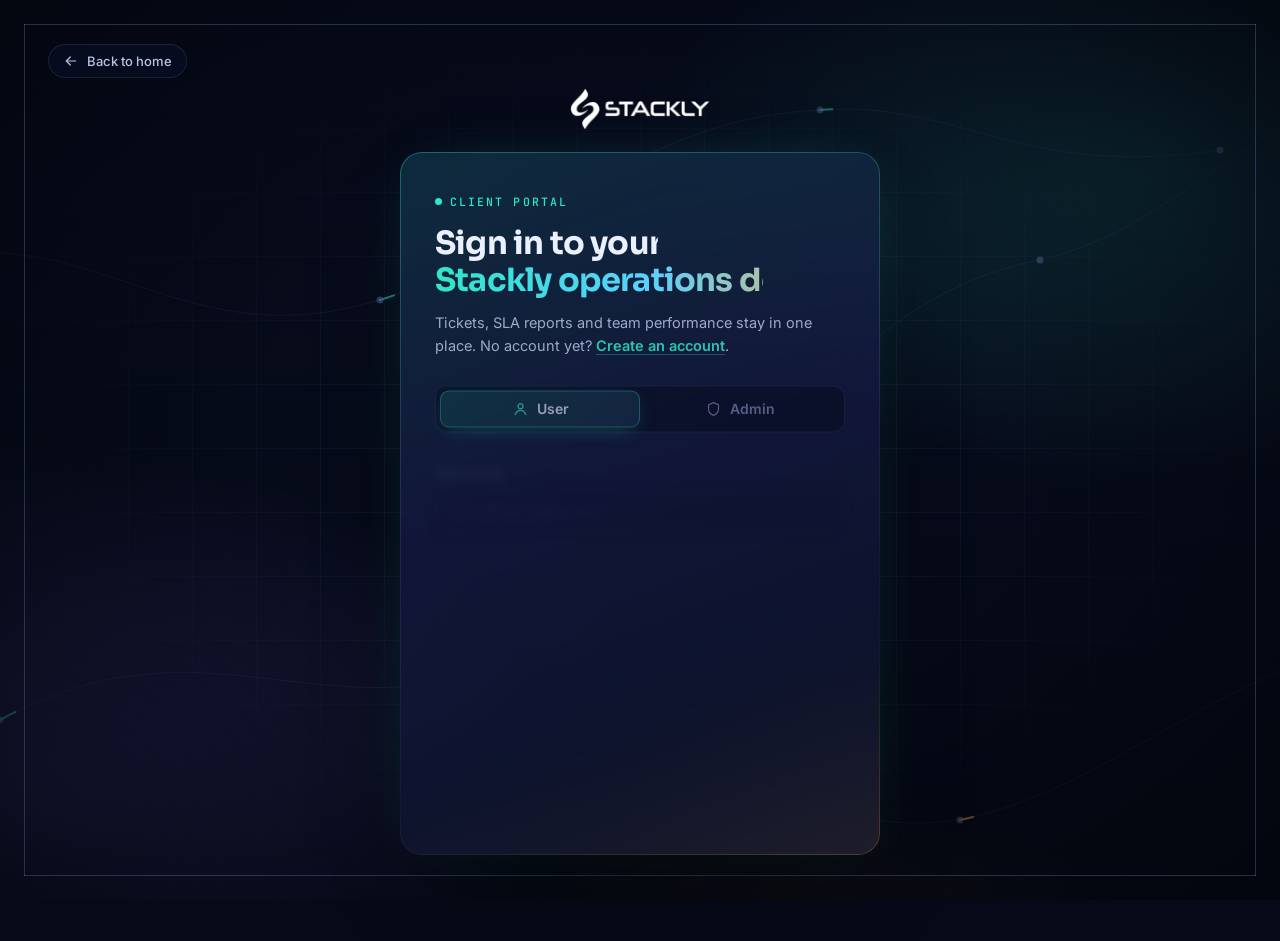
<file: html/login.html>
<!DOCTYPE html>
<html lang="en">
<head>
<meta charset="UTF-8">
<meta name="viewport" content="width=device-width, initial-scale=1.0">
<title>Stackly — Client Portal Sign In</title>
<link rel="preconnect" href="https://fonts.googleapis.com">
<link rel="preconnect" href="https://fonts.gstatic.com" crossorigin>
<link href="https://fonts.googleapis.com/css2?family=Sora:wght@500;600;700;800&family=Inter:wght@400;500;600&family=JetBrains+Mono:wght@400;500;600&display=swap" rel="stylesheet">
<script src="https://cdnjs.cloudflare.com/ajax/libs/gsap/3.12.5/gsap.min.js"></script>
<link rel="stylesheet" href="../css/login.css">
<script>
  /* hide the animated parts before first paint; released by the load timeline */
  document.documentElement.classList.add('pre');
  setTimeout(function(){
    if(typeof gsap === 'undefined'){ document.documentElement.classList.remove('pre'); }
  }, 1500);
</script>
</head>
<body>

<!-- ============ PORTAL (single centred column) ============ -->
<main class="portal">

  <!-- background layers -->
  <div class="chamber" aria-hidden="true">
    <div class="chamber-glow"></div>
    <div class="chamber-rows"></div>
    <svg class="chamber-net" viewBox="0 0 1440 900" preserveAspectRatio="xMidYMid slice">
      <g class="net-links">
        <path d="M80 720 C300 600 420 760 640 640"/>
        <path d="M640 640 C820 540 900 300 1120 260"/>
        <path d="M1120 260 C1250 230 1330 120 1440 90"/>
        <path d="M0 260 C180 220 260 360 460 300"/>
        <path d="M460 300 C620 250 700 120 900 110"/>
        <path d="M900 110 C1040 100 1100 180 1300 150"/>
        <path d="M640 640 C820 760 900 840 1040 820"/>
        <path d="M1040 820 C1180 790 1260 700 1440 640"/>
      </g>
      <g class="net-pulses">
        <path pathLength="100" d="M80 720 C300 600 420 760 640 640" style="animation-delay:-1s"/>
        <path pathLength="100" d="M640 640 C820 540 900 300 1120 260" style="animation-delay:-3s;animation-duration:9s"/>
        <path pathLength="100" class="alt" d="M0 260 C180 220 260 360 460 300" style="animation-delay:-5s"/>
        <path pathLength="100" d="M460 300 C620 250 700 120 900 110" style="animation-delay:-2s;animation-duration:10s"/>
        <path pathLength="100" class="alt" d="M1040 820 C1180 790 1260 700 1440 640" style="animation-delay:-6s"/>
        <path pathLength="100" d="M900 110 C1040 100 1100 180 1300 150" style="animation-delay:-4s"/>
      </g>
      <g class="net-nodes">
        <circle cx="80" cy="720" r="3.5"/><circle cx="640" cy="640" r="3.5"/><circle cx="1120" cy="260" r="3.5"/>
        <circle cx="460" cy="300" r="3.5"/><circle cx="900" cy="110" r="3.5"/><circle cx="1300" cy="150" r="3.5"/>
        <circle cx="1040" cy="820" r="3.5"/>
      </g>
    </svg>
    <div class="chamber-vignette"></div>
  </div>

  <!-- document frame rules -->
  <div class="rule rule-t" id="ruleT" aria-hidden="true"></div>
  <div class="rule rule-b" id="ruleB" aria-hidden="true"></div>
  <div class="rule rule-l" id="ruleL" aria-hidden="true"></div>
  <div class="rule rule-r" id="ruleR" aria-hidden="true"></div>

  <!-- back to home -->
  <a href="index.html" class="back-home" id="backHome">
    <svg viewBox="0 0 24 24" fill="none" stroke="currentColor" stroke-width="1.8" stroke-linecap="round" stroke-linejoin="round"><path d="M19 12H5"/><path d="M11 18l-6-6 6-6"/></svg>
    <span>Back to home</span>
  </a>

  <div class="portal-col">

    <!-- brand, above the document -->
    <a href="index.html#hero" class="portal-logo" id="portalLogo">
      <img src="../assets/Logo.webp" alt="Stackly" onerror="this.style.display='none';this.nextElementSibling.style.display='inline-flex'">
      <span class="portal-word" style="display:none">
        <svg viewBox="0 0 24 24" fill="none" stroke="currentColor" stroke-width="2" stroke-linecap="round" stroke-linejoin="round"><path d="m12 3 9 4.5-9 4.5-9-4.5Z"/><path d="m3 12 9 4.5 9-4.5"/><path d="m3 16.5 9 4.5 9-4.5"/></svg>
        STACKLY
      </span>
    </a>

    <div class="deed-shell">

      <div class="deed" id="deed">

        <p class="kicker" id="kicker">Client portal</p>

        <h1 class="deed-head" id="deedHead">
          <span class="l"><i>Sign in to your</i></span>
          <span class="l l-hl"><i>Stackly operations desk.</i></span>
        </h1>

        <p class="deed-sub" id="deedSub">Tickets, SLA reports and team performance stay in one place. No account yet? <a href="signup.html">Create an account</a>.</p>

        <div class="role-toggle" id="roleToggle" data-role="user">
          <span class="role-ind" id="roleInd"></span>
          <button type="button" class="role-btn active" data-role-value="user">
            <svg viewBox="0 0 24 24" fill="none" stroke="currentColor" stroke-width="1.7" stroke-linecap="round" stroke-linejoin="round"><circle cx="12" cy="8" r="3.5"/><path d="M4.5 20c1.5-4 5-6 7.5-6s6 2 7.5 6"/></svg>
            User
          </button>
          <button type="button" class="role-btn" data-role-value="admin">
            <svg viewBox="0 0 24 24" fill="none" stroke="currentColor" stroke-width="1.7" stroke-linecap="round" stroke-linejoin="round"><path d="M12 3l7 3v6c0 4.5-3 7.5-7 9-4-1.5-7-4.5-7-9V6l7-3z"/></svg>
            Admin
          </button>
        </div>

        <form class="deed-form" id="loginPageForm" novalidate>

          <div class="field">
            <label class="field-label" for="li-work-email">Work email</label>
            <div class="field-input-wrap" id="li-email-wrap">
              <input type="email" id="li-work-email" placeholder="name@company.com" autocomplete="email" required>
              <span class="field-rule"></span>
            </div>
            <span class="field-error" id="li-email-error">Enter a valid work email address.</span>
          </div>

          <div class="field">
            <label class="field-label" for="li-work-password">Password</label>
            <div class="field-input-wrap" id="li-password-wrap">
              <input type="password" id="li-work-password" placeholder="Enter your password" autocomplete="current-password" required>
              <button type="button" class="field-toggle" id="liPwToggle" aria-label="Show password">
                <svg class="eye" viewBox="0 0 24 24" fill="none" stroke="currentColor" stroke-width="1.6" stroke-linecap="round" stroke-linejoin="round"><path d="M1 12s4-7 11-7 11 7 11 7-4 7-11 7-11-7-11-7z"/><circle cx="12" cy="12" r="3"/></svg>
                <svg class="eye-off" style="display:none" viewBox="0 0 24 24" fill="none" stroke="currentColor" stroke-width="1.6" stroke-linecap="round" stroke-linejoin="round"><path d="M17.94 17.94A10.94 10.94 0 0112 19c-7 0-11-7-11-7a21.6 21.6 0 015.06-6.06M9.9 4.24A10.94 10.94 0 0112 4c7 0 11 7 11 7a21.6 21.6 0 01-2.66 3.79"/><path d="M14.12 14.12a3 3 0 11-4.24-4.24"/><path d="M1 1l22 22"/></svg>
              </button>
              <span class="field-rule"></span>
            </div>
            <span class="field-error" id="li-password-error">Enter your password.</span>
          </div>

          <div class="field-row">
            <label class="tick">
              <input type="checkbox" id="li-remember" checked>
              <span class="tick-box"><svg viewBox="0 0 24 24" fill="none" stroke="currentColor" stroke-width="3" stroke-linecap="round" stroke-linejoin="round"><polyline points="20 6 9 17 4 12"/></svg></span>
              <span>Keep me signed in</span>
            </label>
            <a href="404.html" class="forgot-link">Forgot password?</a>
          </div>

          <div class="field accept-field">
            <label class="tick tick-accept">
              <input type="checkbox" id="li-accept">
              <span class="tick-box"><svg viewBox="0 0 24 24" fill="none" stroke="currentColor" stroke-width="3" stroke-linecap="round" stroke-linejoin="round"><polyline points="20 6 9 17 4 12"/></svg></span>
              <span>I accept the <a href="404.html">terms of service</a> and the <a href="404.html">privacy policy</a>.</span>
            </label>
            <span class="field-error" id="li-accept-error">Accept the terms before signing in.</span>
          </div>

          <button type="submit" class="btn btn-primary login-submit" id="loginSubmitBtn">
            <span class="submit-wipe" id="submitWipe"></span>
            <span class="login-submit-label" id="loginSubmitLabel">Sign in as User</span>
            <svg class="login-submit-arrow" viewBox="0 0 24 24" fill="none" stroke="currentColor" stroke-width="2" stroke-linecap="round" stroke-linejoin="round"><path d="M15 3h4a2 2 0 0 1 2 2v14a2 2 0 0 1-2 2h-4"/><path d="M10 17l5-5-5-5M15 12H3"/></svg>
          </button>
        </form>

        <p class="deed-foot" id="deedFoot">Encrypted and confidential. Every session is logged against your client account.</p>

      </div><!-- /.deed -->
    </div><!-- /.deed-shell -->

    <a href="index.html" class="deed-back">Return to the main site</a>
  </div><!-- /.portal-col -->
</main>

<script>
  var REDUCED = window.matchMedia('(prefers-reduced-motion: reduce)').matches;

  /* =========================================================
     FAILSAFE — if the GSAP CDN is unreachable, stand in a tiny
     shim that applies end states straight away, so the form,
     the role toggle and validation all still work.
     ========================================================= */
  if(typeof gsap === 'undefined'){
    (function(){
      function each(t, fn){
        if(!t) return;
        if(typeof t === 'string'){ Array.prototype.forEach.call(document.querySelectorAll(t), fn); return; }
        if(t.nodeType){ fn(t); return; }
        if(t.length !== undefined){ Array.prototype.forEach.call(t, function(x){ each(x, fn); }); }
      }
      function apply(el, v){
        if(!el || !el.style) return;
        if(v.opacity   !== undefined) el.style.opacity = v.opacity;
        if(v.width     !== undefined) el.style.width = v.width + 'px';
        if(v.clipPath  !== undefined) el.style.clipPath = v.clipPath;
        if(v.filter    !== undefined) el.style.filter = v.filter;
        var tf = '';
        if(v.x !== undefined || v.y !== undefined){ tf += ' translate(' + (v.x || 0) + 'px,' + (v.y || 0) + 'px)'; }
        if(v.scaleX !== undefined){ tf += ' scaleX(' + v.scaleX + ')'; }
        if(v.scaleY !== undefined){ tf += ' scaleY(' + v.scaleY + ')'; }
        if(v.scale  !== undefined){ tf += ' scale('  + v.scale  + ')'; }
        if(tf){ el.style.transform = tf.trim(); }
      }
      var stub = {
        set:    function(t, v){ each(t, function(el){ apply(el, v); }); return stub; },
        to:     function(t, v){ each(t, function(el){ apply(el, v); }); return { kill: function(){} }; },
        fromTo: function(t, f, v){ each(t, function(el){ apply(el, v); }); return { kill: function(){} }; },
        quickTo: function(){ return function(){}; },
        timeline: function(){
          var o = {
            to:     function(t, v){ stub.to(t, v); return o; },
            fromTo: function(t, f, v){ stub.fromTo(t, f, v); return o; }
          };
          return o;
        }
      };
      window.gsap = stub;
    })();
  }

  /* =========================================================
     THE ENTRANCE — one orchestrated sequence:
     frame rules draw, the logo settles, the record unrolls,
     then the headline is written line by line.
     ========================================================= */
  (function(){
    document.documentElement.classList.remove('pre');
    const d = REDUCED ? 0.01 : 1;

    const tl = gsap.timeline({ defaults: { ease: 'power3.out' } });

    tl.fromTo(['#ruleT', '#ruleB'], { scaleX: 0 }, { scaleX: 1, duration: 1.1 * d, ease: 'expo.inOut' }, 0)
      .fromTo(['#ruleL', '#ruleR'], { scaleY: 0 }, { scaleY: 1, duration: 1.1 * d, ease: 'expo.inOut' }, 0.1)
      .fromTo('#backHome', { opacity: 0, x: -12 }, { opacity: 1, x: 0, duration: 0.7 * d }, 0.35)
      .fromTo('#portalLogo', { opacity: 0, y: -14, filter: 'blur(6px)' }, { opacity: 1, y: 0, filter: 'blur(0px)', duration: 0.8 * d }, 0.25)
      .fromTo('#deed', { clipPath: 'inset(0% 0% 100% 0%)', y: -8 }, { clipPath: 'inset(0% 0% 0% 0%)', y: 0, duration: 1.05 * d, ease: 'expo.out' }, 0.45)
      .fromTo('#kicker', { opacity: 0, y: 8 }, { opacity: 1, y: 0, duration: 0.5 * d }, 0.9)
      // headline is "written" left to right, one line at a time
      .fromTo('.deed-head .l i', { clipPath: 'inset(0% 100% 0% 0%)' },
                                 { clipPath: 'inset(0% 0% 0% 0%)', duration: 0.85 * d, stagger: 0.16, ease: 'power2.inOut' }, 0.95)
      .fromTo('#deedSub', { opacity: 0 }, { opacity: 1, duration: 0.6 * d }, 1.45)
      .fromTo('#roleToggle', { opacity: 0, y: 12 }, { opacity: 1, y: 0, duration: 0.55 * d }, 1.55)
      .fromTo('.deed-form .field, .field-row, #loginSubmitBtn',
              { opacity: 0, y: 14, filter: 'blur(6px)' },
              { opacity: 1, y: 0, filter: 'blur(0px)', duration: 0.6 * d, stagger: 0.07 }, 1.65)
      .fromTo(['#deedFoot', '.deed-back'], { opacity: 0 }, { opacity: 1, duration: 0.5 * d, stagger: 0.06 }, 2.05);
  })();

  /* =========================================================
     ROLE TOGGLE — User / Admin
     The teal marker slides across to whichever side you picked.
     ========================================================= */
  window.selectedRole = 'user';
  window.stacklySelectedRole = 'user';   /* kept so existing pages still read it */
  (function(){
    const toggle = document.getElementById('roleToggle');
    const ind = document.getElementById('roleInd');
    const submitLabel = document.getElementById('loginSubmitLabel');
    if(!toggle) return;
    const buttons = toggle.querySelectorAll('.role-btn');

    function placeMarker(btn, animate){
      gsap.to(ind, {
        x: btn.offsetLeft,
        width: btn.offsetWidth,
        duration: animate ? 0.5 : 0,
        ease: 'power3.out'
      });
    }
    placeMarker(toggle.querySelector('.role-btn.active'), false);
    window.addEventListener('resize', function(){
      placeMarker(toggle.querySelector('.role-btn.active'), false);
    });

    buttons.forEach(function(btn){
      btn.addEventListener('click', function(){
        if(btn.classList.contains('active')) return;
        const role = btn.dataset.roleValue;
        window.selectedRole = role;
        window.stacklySelectedRole = role;
        toggle.setAttribute('data-role', role);
        buttons.forEach(function(b){ b.classList.remove('active'); });
        btn.classList.add('active');
        placeMarker(btn, !REDUCED);
        submitLabel.textContent = role === 'admin' ? 'Sign in as Admin' : 'Sign in as User';
        if(!REDUCED){
          gsap.fromTo(submitLabel, { opacity: 0, y: 6 }, { opacity: 1, y: 0, duration: 0.35 });
        }
      });
    });
  })();

  /* =========================================================
     FIELD FOCUS — the rule under the field draws out from
     the left while it holds focus
     ========================================================= */
  (function(){
    document.querySelectorAll('.field-input-wrap input').forEach(function(input){
      const rule = input.parentElement.querySelector('.field-rule');
      if(!rule) return;
      input.addEventListener('focus', function(){ gsap.to(rule, { scaleX: 1, duration: 0.45, ease: 'power3.out' }); });
      input.addEventListener('blur', function(){ gsap.to(rule, { scaleX: 0, duration: 0.3, ease: 'power2.in' }); });
    });
  })();

  /* =========================================================
     PASSWORD SHOW/HIDE
     ========================================================= */
  (function(){
    const toggle = document.getElementById('liPwToggle');
    const input = document.getElementById('li-work-password');
    if(!toggle || !input) return;
    const eye = toggle.querySelector('.eye');
    const eyeOff = toggle.querySelector('.eye-off');
    toggle.addEventListener('click', function(){
      const showing = input.type === 'password';
      input.type = showing ? 'text' : 'password';
      eye.style.display = showing ? 'none' : 'block';
      eyeOff.style.display = showing ? 'block' : 'none';
      toggle.setAttribute('aria-label', showing ? 'Hide password' : 'Show password');
      gsap.fromTo(toggle, { scale: 0.82 }, { scale: 1, duration: 0.35, ease: 'back.out(2.6)' });
    });
  })();

  /* =========================================================
     SUBMIT BUTTON — presses in under the pointer
     ========================================================= */
  (function(){
    const btn = document.getElementById('loginSubmitBtn');
    if(!btn || REDUCED) return;
    btn.addEventListener('pointerdown', function(){ gsap.to(btn, { scale: 0.978, duration: 0.12 }); });
    ['pointerup','pointerleave'].forEach(function(ev){
      btn.addEventListener(ev, function(){ gsap.to(btn, { scale: 1, duration: 0.45, ease: 'elastic.out(1,0.6)' }); });
    });
  })();

  /* =========================================================
     VALIDATION + DEMO SUBMIT SEQUENCE
     Same flow as before: validate, store a demo session,
     then route to the right dashboard. The terms box must be
     accepted before anything is stored.
     ========================================================= */
  (function(){
    const form = document.getElementById('loginPageForm');
    const emailWrap = document.getElementById('li-email-wrap');
    const passwordWrap = document.getElementById('li-password-wrap');
    const emailInput = document.getElementById('li-work-email');
    const passwordInput = document.getElementById('li-work-password');
    const acceptInput = document.getElementById('li-accept');
    const acceptField = document.querySelector('.accept-field');
    const emailError = document.getElementById('li-email-error');
    const passwordError = document.getElementById('li-password-error');
    const acceptError = document.getElementById('li-accept-error');
    const submitBtn = document.getElementById('loginSubmitBtn');
    const submitLabel = document.getElementById('loginSubmitLabel');
    const wipe = document.getElementById('submitWipe');
    if(!form) return;

    function isValidEmail(v){
      v = v.trim();
      if(!v || /\s/.test(v)) return false;
      return /^[a-zA-Z0-9._%+-]+@[a-zA-Z0-9-]+(\.[a-zA-Z0-9-]+)*\.[a-zA-Z]{2,}$/.test(v);
    }
    function flag(el, errorEl, show){
      el.classList.toggle('has-error', show);
      errorEl.classList.toggle('is-visible', show);
      if(show){
        gsap.fromTo(el, { x: -4 }, { x: 0, duration: 0.5, ease: 'elastic.out(1,0.35)' });
        gsap.fromTo(errorEl, { opacity: 0, y: -4 }, { opacity: 1, y: 0, duration: 0.3 });
      }
    }

    emailInput.addEventListener('input', function(){ flag(emailWrap, emailError, false); });
    passwordInput.addEventListener('input', function(){ flag(passwordWrap, passwordError, false); });
    acceptInput.addEventListener('change', function(){ flag(acceptField, acceptError, false); });

    form.addEventListener('submit', function(e){
      e.preventDefault();
      let valid = true;
      if(!isValidEmail(emailInput.value)){ flag(emailWrap, emailError, true); valid = false; }
      if(!passwordInput.value){ flag(passwordWrap, passwordError, true); valid = false; }
      if(!acceptInput.checked){ flag(acceptField, acceptError, true); valid = false; }
      if(!valid) return;

      submitBtn.classList.add('loading');
      submitBtn.setAttribute('disabled', 'true');
      submitLabel.textContent = 'Verifying credentials…';
      gsap.fromTo(wipe, { scaleX: 0 }, { scaleX: 1, duration: 1.0, ease: 'power1.inOut' });

      setTimeout(function(){
        const role = window.selectedRole || 'user';

        // Demo-only session: no real backend, but this lets the
        // dashboard pages read who "signed in" and which role.
        try{
          localStorage.setItem('user', JSON.stringify({ email: emailInput.value.trim(), role: role }));
          localStorage.setItem('isAuthenticated', 'true');
        }catch(err){}

        submitLabel.textContent = 'Opening your operations desk…';
        window.location.href = role === 'admin' ? 'admindashboard.html' : 'dashboard.html';
      }, 1100);
    });
  })();

</script>
</body>
</html>
</file>
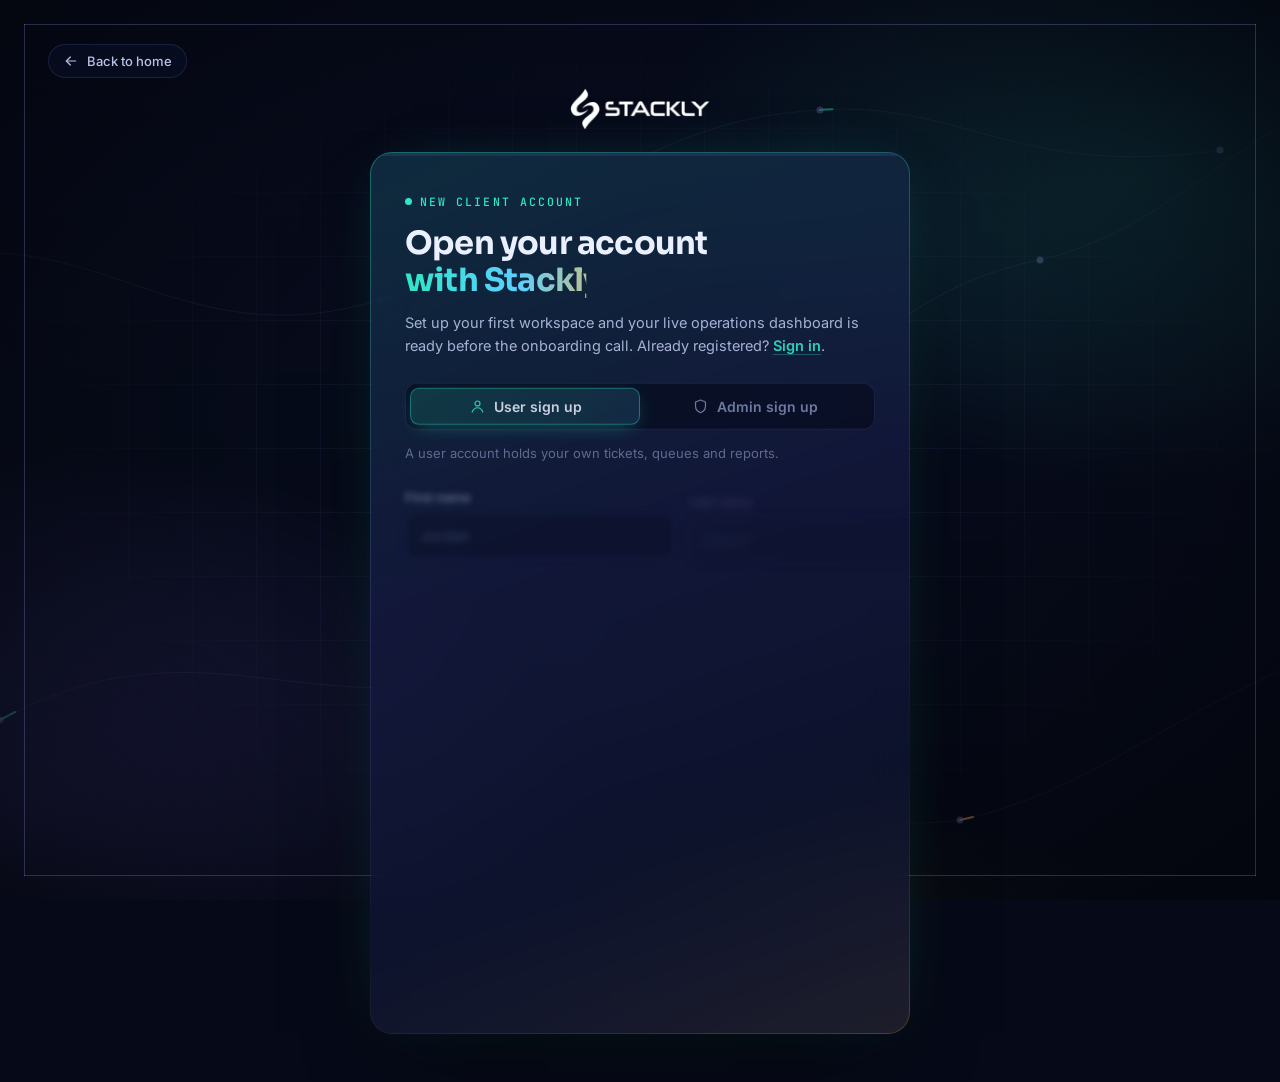
<file: html/signup.html>
<!DOCTYPE html>
<html lang="en">
<head>
<meta charset="UTF-8">
<meta name="viewport" content="width=device-width, initial-scale=1.0">
<title>Stackly — Open a Client Account</title>
<link rel="preconnect" href="https://fonts.googleapis.com">
<link rel="preconnect" href="https://fonts.gstatic.com" crossorigin>
<link href="https://fonts.googleapis.com/css2?family=Sora:wght@500;600;700;800&family=Inter:wght@400;500;600&family=JetBrains+Mono:wght@400;500;600&display=swap" rel="stylesheet">
<script src="https://cdnjs.cloudflare.com/ajax/libs/gsap/3.12.5/gsap.min.js"></script>
<link rel="stylesheet" href="../css/signup.css">
<script>
  /* hide the animated parts before first paint; released by the load timeline */
  document.documentElement.classList.add('pre');
  setTimeout(function(){
    if(typeof gsap === 'undefined'){ document.documentElement.classList.remove('pre'); }
  }, 1500);
</script>
</head>
<body>

<!-- ============ PORTAL (single centred column) ============ -->
<main class="portal">

  <!-- background layers -->
  <div class="chamber" aria-hidden="true">
    <div class="chamber-glow"></div>
    <div class="chamber-rows"></div>
    <svg class="chamber-net" viewBox="0 0 1440 900" preserveAspectRatio="xMidYMid slice">
      <g class="net-links">
        <path d="M80 720 C300 600 420 760 640 640"/>
        <path d="M640 640 C820 540 900 300 1120 260"/>
        <path d="M1120 260 C1250 230 1330 120 1440 90"/>
        <path d="M0 260 C180 220 260 360 460 300"/>
        <path d="M460 300 C620 250 700 120 900 110"/>
        <path d="M900 110 C1040 100 1100 180 1300 150"/>
        <path d="M640 640 C820 760 900 840 1040 820"/>
        <path d="M1040 820 C1180 790 1260 700 1440 640"/>
      </g>
      <g class="net-pulses">
        <path pathLength="100" d="M80 720 C300 600 420 760 640 640" style="animation-delay:-1s"/>
        <path pathLength="100" d="M640 640 C820 540 900 300 1120 260" style="animation-delay:-3s;animation-duration:9s"/>
        <path pathLength="100" class="alt" d="M0 260 C180 220 260 360 460 300" style="animation-delay:-5s"/>
        <path pathLength="100" d="M460 300 C620 250 700 120 900 110" style="animation-delay:-2s;animation-duration:10s"/>
        <path pathLength="100" class="alt" d="M1040 820 C1180 790 1260 700 1440 640" style="animation-delay:-6s"/>
        <path pathLength="100" d="M900 110 C1040 100 1100 180 1300 150" style="animation-delay:-4s"/>
      </g>
      <g class="net-nodes">
        <circle cx="80" cy="720" r="3.5"/><circle cx="640" cy="640" r="3.5"/><circle cx="1120" cy="260" r="3.5"/>
        <circle cx="460" cy="300" r="3.5"/><circle cx="900" cy="110" r="3.5"/><circle cx="1300" cy="150" r="3.5"/>
        <circle cx="1040" cy="820" r="3.5"/>
      </g>
    </svg>
    <div class="chamber-vignette"></div>
  </div>

  <!-- document frame rules -->
  <div class="rule rule-t" id="ruleT" aria-hidden="true"></div>
  <div class="rule rule-b" id="ruleB" aria-hidden="true"></div>
  <div class="rule rule-l" id="ruleL" aria-hidden="true"></div>
  <div class="rule rule-r" id="ruleR" aria-hidden="true"></div>

  <!-- back to home -->
  <a href="index.html" class="back-home" id="backHome">
    <svg viewBox="0 0 24 24" fill="none" stroke="currentColor" stroke-width="1.8" stroke-linecap="round" stroke-linejoin="round"><path d="M19 12H5"/><path d="M11 18l-6-6 6-6"/></svg>
    <span>Back to home</span>
  </a>

  <div class="portal-col">

    <!-- brand, above the document -->
    <a href="index.html#hero" class="portal-logo" id="portalLogo">
      <img src="../assets/Logo.webp" alt="Stackly" onerror="this.style.display='none';this.nextElementSibling.style.display='inline-flex'">
      <span class="portal-word" style="display:none">
        <svg viewBox="0 0 24 24" fill="none" stroke="currentColor" stroke-width="2" stroke-linecap="round" stroke-linejoin="round"><path d="m12 3 9 4.5-9 4.5-9-4.5Z"/><path d="m3 12 9 4.5 9-4.5"/><path d="m3 16.5 9 4.5 9-4.5"/></svg>
        STACKLY
      </span>
    </a>

    <div class="deed-shell">

      <div class="deed" id="deed">

        <span class="deed-progress" aria-hidden="true"><span class="deed-progress-fill" id="deedProgress"></span></span>

        <p class="kicker" id="kicker">New client account</p>

        <h1 class="deed-head" id="deedHead">
          <span class="l"><i>Open your account</i></span>
          <span class="l l-hl"><i>with Stackly.</i></span>
        </h1>

        <p class="deed-sub" id="deedSub">Set up your first workspace and your live operations dashboard is ready before the onboarding call. Already registered? <a href="login.html">Sign in</a>.</p>

        <div class="role-toggle" id="roleToggle" data-role="user">
          <span class="role-ind" id="roleInd"></span>
          <button type="button" class="role-btn active" data-role-value="user">
            <svg viewBox="0 0 24 24" fill="none" stroke="currentColor" stroke-width="1.7" stroke-linecap="round" stroke-linejoin="round"><circle cx="12" cy="8" r="3.5"/><path d="M4.5 20c1.5-4 5-6 7.5-6s6 2 7.5 6"/></svg>
            User sign up
          </button>
          <button type="button" class="role-btn" data-role-value="admin">
            <svg viewBox="0 0 24 24" fill="none" stroke="currentColor" stroke-width="1.7" stroke-linecap="round" stroke-linejoin="round"><path d="M12 3l7 3v6c0 4.5-3 7.5-7 9-4-1.5-7-4.5-7-9V6l7-3z"/></svg>
            Admin sign up
          </button>
        </div>

        <p class="role-note" id="roleNote">A user account holds your own tickets, queues and reports.</p>

        <form class="deed-form" id="signupPageForm" novalidate>

          <div class="form-row">
            <div class="field">
              <label class="field-label" for="su-first-name">First name</label>
              <div class="field-input-wrap" id="su-first-name-wrap">
                <input type="text" id="su-first-name" placeholder="Jordan" autocomplete="given-name">
                <span class="field-rule"></span>
              </div>
              <span class="field-error" id="su-first-name-error">Letters only, please.</span>
            </div>
            <div class="field">
              <label class="field-label" for="su-last-name">Last name</label>
              <div class="field-input-wrap" id="su-last-name-wrap">
                <input type="text" id="su-last-name" placeholder="Reyes" autocomplete="family-name">
                <span class="field-rule"></span>
              </div>
              <span class="field-error" id="su-last-name-error">Letters only, please.</span>
            </div>
          </div>

          <div class="field">
            <label class="field-label" for="su-work-email">Work email</label>
            <div class="field-input-wrap" id="su-email-wrap">
              <input type="email" id="su-work-email" placeholder="name@company.com" autocomplete="email">
              <span class="field-rule"></span>
            </div>
            <span class="field-error" id="su-email-error">Enter a valid work email address.</span>
          </div>

          <div class="field">
            <label class="field-label" for="su-company">Company</label>
            <div class="field-input-wrap" id="su-company-wrap">
              <input type="text" id="su-company" placeholder="Company name" autocomplete="organization">
              <span class="field-rule"></span>
            </div>
            <span class="field-error" id="su-company-error">Tell us where you work.</span>
          </div>

          <div class="field">
            <label class="field-label" for="su-password">Password</label>
            <div class="field-input-wrap" id="su-password-wrap">
              <input type="password" id="su-password" placeholder="Minimum 10 characters" autocomplete="new-password">
              <button type="button" class="field-toggle" id="suPwToggle" aria-label="Show password">
                <svg class="eye" viewBox="0 0 24 24" fill="none" stroke="currentColor" stroke-width="1.6" stroke-linecap="round" stroke-linejoin="round"><path d="M1 12s4-7 11-7 11 7 11 7-4 7-11 7-11-7-11-7z"/><circle cx="12" cy="12" r="3"/></svg>
                <svg class="eye-off" style="display:none" viewBox="0 0 24 24" fill="none" stroke="currentColor" stroke-width="1.6" stroke-linecap="round" stroke-linejoin="round"><path d="M17.94 17.94A10.94 10.94 0 0112 19c-7 0-11-7-11-7a21.6 21.6 0 015.06-6.06M9.9 4.24A10.94 10.94 0 0112 4c7 0 11 7 11 7a21.6 21.6 0 01-2.66 3.79"/><path d="M14.12 14.12a3 3 0 11-4.24-4.24"/><path d="M1 1l22 22"/></svg>
              </button>
              <span class="field-rule"></span>
            </div>
            <span class="field-error" id="su-password-error">Password must be at least 10 characters.</span>
          </div>

          <div class="field">
            <label class="field-label" for="su-confirm-password">Confirm password</label>
            <div class="field-input-wrap" id="su-confirm-password-wrap">
              <input type="password" id="su-confirm-password" placeholder="Re-enter your password" autocomplete="new-password">
              <button type="button" class="field-toggle" id="suConfirmPwToggle" aria-label="Show password">
                <svg class="eye" viewBox="0 0 24 24" fill="none" stroke="currentColor" stroke-width="1.6" stroke-linecap="round" stroke-linejoin="round"><path d="M1 12s4-7 11-7 11 7 11 7-4 7-11 7-11-7-11-7z"/><circle cx="12" cy="12" r="3"/></svg>
                <svg class="eye-off" style="display:none" viewBox="0 0 24 24" fill="none" stroke="currentColor" stroke-width="1.6" stroke-linecap="round" stroke-linejoin="round"><path d="M17.94 17.94A10.94 10.94 0 0112 19c-7 0-11-7-11-7a21.6 21.6 0 015.06-6.06M9.9 4.24A10.94 10.94 0 0112 4c7 0 11 7 11 7a21.6 21.6 0 01-2.66 3.79"/><path d="M14.12 14.12a3 3 0 11-4.24-4.24"/><path d="M1 1l22 22"/></svg>
              </button>
              <span class="field-rule"></span>
            </div>
            <span class="field-error" id="su-confirm-password-error">Passwords do not match.</span>
          </div>

          <!-- only shown for an admin account -->
          <div class="field admin-only" id="adminCodeField" hidden>
            <label class="field-label" for="su-admin-code">Admin authorisation code</label>
            <div class="field-input-wrap" id="su-admin-code-wrap">
              <input type="text" id="su-admin-code" placeholder="Issued by your account manager" autocomplete="off">
              <span class="field-rule"></span>
            </div>
            <span class="field-error" id="su-admin-code-error">An authorisation code is required for an admin account.</span>
          </div>

          <div class="signup-terms-row">
            <label class="tick tick-accept">
              <input type="checkbox" id="su-terms">
              <span class="tick-box"><svg viewBox="0 0 24 24" fill="none" stroke="currentColor" stroke-width="3" stroke-linecap="round" stroke-linejoin="round"><polyline points="20 6 9 17 4 12"/></svg></span>
              <span>I accept the <a href="404.html">terms of service</a> and the <a href="404.html">privacy policy</a>.</span>
            </label>
            <span class="field-error" id="su-terms-error">Accept the terms before creating your account.</span>
          </div>

          <button type="submit" class="btn btn-primary login-submit" id="signupSubmitBtn">
            <span class="submit-wipe" id="submitWipe"></span>
            <span class="login-submit-label" id="signupSubmitLabel">Create my account</span>
            <svg class="login-submit-arrow" viewBox="0 0 24 24" fill="none" stroke="currentColor" stroke-width="2" stroke-linecap="round" stroke-linejoin="round"><path d="M4 19V6a2 2 0 0 1 2-2h7l5 5v10a2 2 0 0 1-2 2H6a2 2 0 0 1-2-2z"/><path d="M13 4v5h5"/><path d="M9 14h6"/></svg>
          </button>
        </form>


      </div><!-- /.deed -->
    </div><!-- /.deed-shell -->
  </div><!-- /.portal-col -->
</main>

<script>
  var REDUCED = window.matchMedia('(prefers-reduced-motion: reduce)').matches;

  /* =========================================================
     FAILSAFE — if the GSAP CDN is unreachable, stand in a tiny
     shim that applies end states straight away, so the form,
     the role toggle and validation all still work.
     ========================================================= */
  if(typeof gsap === 'undefined'){
    (function(){
      function each(t, fn){
        if(!t) return;
        if(typeof t === 'string'){ Array.prototype.forEach.call(document.querySelectorAll(t), fn); return; }
        if(t.nodeType){ fn(t); return; }
        if(t.length !== undefined){ Array.prototype.forEach.call(t, function(x){ each(x, fn); }); }
      }
      function apply(el, v){
        if(!el || !el.style) return;
        if(v.opacity  !== undefined) el.style.opacity = v.opacity;
        if(v.width    !== undefined) el.style.width = (typeof v.width === 'number' ? v.width + 'px' : v.width);
        if(v.clipPath !== undefined) el.style.clipPath = v.clipPath;
        if(v.filter   !== undefined) el.style.filter = v.filter;
        var tf = '';
        if(v.x !== undefined || v.y !== undefined){ tf += ' translate(' + (v.x || 0) + 'px,' + (v.y || 0) + 'px)'; }
        if(v.scaleX !== undefined){ tf += ' scaleX(' + v.scaleX + ')'; }
        if(v.scaleY !== undefined){ tf += ' scaleY(' + v.scaleY + ')'; }
        if(v.scale  !== undefined){ tf += ' scale('  + v.scale  + ')'; }
        if(tf){ el.style.transform = tf.trim(); }
      }
      var stub = {
        set:    function(t, v){ each(t, function(el){ apply(el, v); }); return stub; },
        to:     function(t, v){
          /* plain counter objects jump straight to their end value */
          if(t && typeof t === 'object' && !t.nodeType && t.length === undefined){
            for(var k in v){ if(typeof t[k] === 'number'){ t[k] = v[k]; } }
          }
          each(t, function(el){ apply(el, v); });
          if(v && v.onUpdate) v.onUpdate();
          return { kill: function(){} };
        },
        fromTo: function(t, f, v){ each(t, function(el){ apply(el, v); }); return { kill: function(){} }; },
        quickTo: function(){ return function(){}; },
        timeline: function(){
          var o = {
            to:     function(t, v){ stub.to(t, v); return o; },
            fromTo: function(t, f, v){ stub.fromTo(t, f, v); return o; }
          };
          return o;
        }
      };
      window.gsap = stub;
    })();
  }

  /* =========================================================
     THE ENTRANCE — one orchestrated sequence:
     frame rules draw, the logo settles, the record unrolls,
     then the headline is written line by line.
     ========================================================= */
  (function(){
    document.documentElement.classList.remove('pre');
    const d = REDUCED ? 0.01 : 1;

    const tl = gsap.timeline({ defaults: { ease: 'power3.out' } });

    tl.fromTo(['#ruleT', '#ruleB'], { scaleX: 0 }, { scaleX: 1, duration: 1.1 * d, ease: 'expo.inOut' }, 0)
      .fromTo(['#ruleL', '#ruleR'], { scaleY: 0 }, { scaleY: 1, duration: 1.1 * d, ease: 'expo.inOut' }, 0.1)
      .fromTo('#backHome', { opacity: 0, x: -12 }, { opacity: 1, x: 0, duration: 0.7 * d }, 0.35)
      .fromTo('#portalLogo', { opacity: 0, y: -14, filter: 'blur(6px)' }, { opacity: 1, y: 0, filter: 'blur(0px)', duration: 0.8 * d }, 0.25)
      .fromTo('#deed', { clipPath: 'inset(0% 0% 100% 0%)', y: -8 }, { clipPath: 'inset(0% 0% 0% 0%)', y: 0, duration: 1.05 * d, ease: 'expo.out' }, 0.45)
      .fromTo('#kicker', { opacity: 0, y: 8 }, { opacity: 1, y: 0, duration: 0.5 * d }, 0.9)
      // headline is "written" left to right, one line at a time
      .fromTo('.deed-head .l i', { clipPath: 'inset(0% 100% 0% 0%)' },
                                 { clipPath: 'inset(0% 0% 0% 0%)', duration: 0.85 * d, stagger: 0.16, ease: 'power2.inOut' }, 0.95)
      .fromTo('#deedSub', { opacity: 0 }, { opacity: 1, duration: 0.6 * d }, 1.45)
      .fromTo(['#roleToggle', '#roleNote'], { opacity: 0, y: 12 }, { opacity: 1, y: 0, duration: 0.55 * d, stagger: 0.06 }, 1.5)
      .fromTo('.deed-form .field:not(.admin-only), .signup-terms-row, #signupSubmitBtn',
              { opacity: 0, y: 14, filter: 'blur(6px)' },
              { opacity: 1, y: 0, filter: 'blur(0px)', duration: 0.55 * d, stagger: 0.06 }, 1.62);
  })();

  /* =========================================================
     ROLE TOGGLE — User sign up / Admin sign up
     The teal marker slides across, the note under it changes,
     and an admin account asks for an authorisation code.
     ========================================================= */
  window.signupRole = 'user';
  window.stacklySignupRole = 'user';   /* kept so existing pages still read it */
  var setRoleForValidation = function(){};
  (function(){
    const toggle = document.getElementById('roleToggle');
    const ind = document.getElementById('roleInd');
    const note = document.getElementById('roleNote');
    const label = document.getElementById('signupSubmitLabel');
    const adminField = document.getElementById('adminCodeField');
    if(!toggle) return;
    const buttons = toggle.querySelectorAll('.role-btn');

    const COPY = {
      user:  'A user account holds your own tickets, queues and reports.',
      admin: 'An admin account manages agents, permissions and every workspace in the organisation.'
    };

    function placeMarker(btn, animate){
      gsap.to(ind, {
        x: btn.offsetLeft,
        width: btn.offsetWidth,
        duration: animate ? 0.5 : 0,
        ease: 'power3.out'
      });
    }
    placeMarker(toggle.querySelector('.role-btn.active'), false);
    window.addEventListener('resize', function(){
      placeMarker(toggle.querySelector('.role-btn.active'), false);
    });

    buttons.forEach(function(btn){
      btn.addEventListener('click', function(){
        if(btn.classList.contains('active')) return;
        const role = btn.dataset.roleValue;
        window.signupRole = role;
        window.stacklySignupRole = role;
        toggle.setAttribute('data-role', role);
        buttons.forEach(function(b){ b.classList.remove('active'); });
        btn.classList.add('active');
        placeMarker(btn, !REDUCED);

        note.textContent = COPY[role];
        label.textContent = role === 'admin' ? 'Create admin account' : 'Create my account';

        // the authorisation code only applies to an admin account
        if(role === 'admin'){
          adminField.hidden = false;
          if(!REDUCED){
            gsap.fromTo(adminField, { opacity: 0, y: -8 }, { opacity: 1, y: 0, duration: 0.45, ease: 'power3.out' });
          }
        } else {
          adminField.hidden = true;
          document.getElementById('su-admin-code').value = '';
          document.getElementById('su-admin-code-wrap').classList.remove('has-error');
          document.getElementById('su-admin-code-error').classList.remove('is-visible');
        }
        setRoleForValidation(role);

        if(!REDUCED){
          gsap.fromTo([note, label], { opacity: 0, y: 6 }, { opacity: 1, y: 0, duration: 0.35 });
        }
      });
    });
  })();

  /* =========================================================
     FIELD FOCUS — the rule under the field draws out from
     the left while it holds focus
     ========================================================= */
  (function(){
    document.querySelectorAll('.field-input-wrap input').forEach(function(input){
      const rule = input.parentElement.querySelector('.field-rule');
      if(!rule) return;
      input.addEventListener('focus', function(){ gsap.to(rule, { scaleX: 1, duration: 0.45, ease: 'power3.out' }); });
      input.addEventListener('blur', function(){ gsap.to(rule, { scaleX: 0, duration: 0.3, ease: 'power2.in' }); });
    });
  })();

  /* =========================================================
     PASSWORD SHOW/HIDE (Password + Confirm Password)
     ========================================================= */
  (function(){
    function wireToggle(toggleId, inputId){
      const toggle = document.getElementById(toggleId);
      const input = document.getElementById(inputId);
      if(!toggle || !input) return;
      const eye = toggle.querySelector('.eye');
      const eyeOff = toggle.querySelector('.eye-off');
      toggle.addEventListener('click', function(){
        const showing = input.type === 'password';
        input.type = showing ? 'text' : 'password';
        eye.style.display = showing ? 'none' : 'block';
        eyeOff.style.display = showing ? 'block' : 'none';
        toggle.setAttribute('aria-label', showing ? 'Hide password' : 'Show password');
        gsap.fromTo(toggle, { scale: 0.82 }, { scale: 1, duration: 0.35, ease: 'back.out(2.6)' });
      });
    }
    wireToggle('suPwToggle', 'su-password');
    wireToggle('suConfirmPwToggle', 'su-confirm-password');
  })();

  /* =========================================================
     SUBMIT BUTTON — presses in under the pointer
     ========================================================= */
  (function(){
    const btn = document.getElementById('signupSubmitBtn');
    if(!btn || REDUCED) return;
    btn.addEventListener('pointerdown', function(){ gsap.to(btn, { scale: 0.978, duration: 0.12 }); });
    ['pointerup','pointerleave'].forEach(function(ev){
      btn.addEventListener(ev, function(){ gsap.to(btn, { scale: 1, duration: 0.45, ease: 'elastic.out(1,0.6)' }); });
    });
  })();

  /* =========================================================
     CHECKBOX POP ON CHECK
     ========================================================= */
  (function(){
    const terms = document.getElementById('su-terms');
    if(!terms) return;
    terms.addEventListener('change', function(){
      if(terms.checked && !REDUCED){
        gsap.fromTo('.signup-terms-row .tick-box', { scale: .6 }, { scale: 1, duration: 0.35, ease: 'back.out(3)' });
      }
    });
  })();

  /* =========================================================
     FORM VALIDATION + DEMO SUBMIT SEQUENCE
     Names, email, company, 10-character password, matching
     confirmation, accepted terms — plus the authorisation code
     when an admin account is being opened. The teal bar along
     the top of the panel tracks how much is done.
     ========================================================= */
  (function(){
    const form = document.getElementById('signupPageForm');
    if(!form) return;

    const fields = {
      'su-first-name': { wrap: 'su-first-name-wrap', error: 'su-first-name-error', type: 'name' },
      'su-last-name': { wrap: 'su-last-name-wrap', error: 'su-last-name-error', type: 'name' },
      'su-work-email': { wrap: 'su-email-wrap', error: 'su-email-error', type: 'email' },
      'su-company': { wrap: 'su-company-wrap', error: 'su-company-error', type: 'required' },
      'su-password': { wrap: 'su-password-wrap', error: 'su-password-error', type: 'password' },
      'su-confirm-password': { wrap: 'su-confirm-password-wrap', error: 'su-confirm-password-error', type: 'confirm' },
      'su-admin-code': { wrap: 'su-admin-code-wrap', error: 'su-admin-code-error', type: 'adminCode' }
    };

    const termsCheckbox = document.getElementById('su-terms');
    const termsRow = document.querySelector('.signup-terms-row');
    const termsError = document.getElementById('su-terms-error');
    const progress = document.getElementById('deedProgress');
    const submitBtn = document.getElementById('signupSubmitBtn');
    const submitLabel = document.getElementById('signupSubmitLabel');
    const wipe = document.getElementById('submitWipe');

    let role = 'user';
    setRoleForValidation = function(next){ role = next; updateProgress(); };

    function activeFieldIds(){
      return Object.keys(fields).filter(function(id){
        return id !== 'su-admin-code' || role === 'admin';
      });
    }
    function isValidEmail(v){
      v = v.trim();
      return /^[a-zA-Z0-9._%+-]+@[a-zA-Z0-9-]+(\.[a-zA-Z0-9-]+)*\.[a-zA-Z]{2,}$/.test(v);
    }
    function isValidName(v){
      return /^[A-Za-z\s'-]{2,}$/.test(v.trim());
    }
    function checkValue(id, cfg){
      const val = document.getElementById(id).value;
      if(cfg.type === 'name') return isValidName(val);
      if(cfg.type === 'email') return isValidEmail(val);
      if(cfg.type === 'password') return val.length >= 10;
      if(cfg.type === 'confirm') return val.length > 0 && val === document.getElementById('su-password').value;
      if(cfg.type === 'adminCode') return role !== 'admin' || val.trim().length >= 4;
      return val.trim().length > 0;
    }
    function nudge(el){
      gsap.fromTo(el, { x: -4 }, { x: 0, duration: 0.5, ease: 'elastic.out(1,0.35)' });
    }
    function setInvalid(wrapId, errorId, show){
      document.getElementById(wrapId).classList.toggle('has-error', show);
      const err = document.getElementById(errorId);
      err.classList.toggle('is-visible', show);
      if(show) gsap.fromTo(err, { opacity: 0, y: -4 }, { opacity: 1, y: 0, duration: 0.3 });
    }
    function validateOne(id, cfg){
      const ok = checkValue(id, cfg);
      setInvalid(cfg.wrap, cfg.error, !ok);
      return ok;
    }
    function updateProgress(){
      const ids = activeFieldIds();
      let done = 0;
      ids.forEach(function(id){ if(checkValue(id, fields[id])) done++; });
      if(termsCheckbox.checked) done++;
      gsap.to(progress, { width: (done / (ids.length + 1) * 100) + '%', duration: 0.5, ease: 'power2.out' });
    }

    Object.keys(fields).forEach(function(id){
      document.getElementById(id).addEventListener('input', function(){
        setInvalid(fields[id].wrap, fields[id].error, false);
        // Re-check confirm-password live if the main password changes after a confirm attempt
        if(id === 'su-password'){
          const confirmInput = document.getElementById('su-confirm-password');
          if(confirmInput.value.length > 0){
            setInvalid(fields['su-confirm-password'].wrap, fields['su-confirm-password'].error, false);
          }
        }
        updateProgress();
      });
    });

    termsCheckbox.addEventListener('change', function(){
      if(termsCheckbox.checked) termsError.classList.remove('is-visible');
      updateProgress();
    });
    updateProgress();

    form.addEventListener('submit', function(e){
      e.preventDefault();
      let valid = true;

      activeFieldIds().forEach(function(id){
        const cfg = fields[id];
        if(!validateOne(id, cfg)){ nudge(document.getElementById(cfg.wrap)); valid = false; }
      });
      if(!termsCheckbox.checked){
        termsError.classList.add('is-visible');
        nudge(termsRow);
        valid = false;
      }
      if(!valid) return;

      submitBtn.classList.add('loading');
      submitBtn.setAttribute('disabled', 'true');
      submitLabel.textContent = role === 'admin' ? 'Creating your admin account…' : 'Creating your account…';
      gsap.fromTo(wipe, { scaleX: 0 }, { scaleX: 1, duration: 1.1, ease: 'power1.inOut' });

      // Demo-only: remember which kind of account was opened so the
      // sign-in page can preselect the matching role.
      try{
        localStorage.setItem('signupRole', role);
      }catch(err){}

      setTimeout(function(){
        submitLabel.textContent = 'Taking you to sign in…';
        window.location.href = 'login.html?role=' + role;
      }, 1200);
    });
  })();

</script>
</body>
</html>
</file>
<file: css/admindashboard.css>
/* =========================================================
   STACKLY — ADMIN CONSOLE
   Midnight operations floor, teal signal, amber accents
   ========================================================= */
   :root{
    --bg:#060a18;
    --panel:rgba(13,20,48,.72);
    --panel-solid:#0d1430;
    --panel-2:rgba(18,27,62,.7);
    --ink:#eaf0ff;
    --ink-2:#b9c3e6;
    --muted:#7f8bb3;
    --faint:#56628c;
    --teal:#2ee6c8;
    --sky:#5ad0ff;
    --violet:#a79bff;
    --amber:#ffb547;
    --danger:#ff6b81;
    --line:rgba(150,170,255,.12);
    --line-2:rgba(150,170,255,.22);
    --f-head:'Sora',system-ui,sans-serif;
    --f-body:'Inter',system-ui,sans-serif;
    --f-mono:'JetBrains Mono',ui-monospace,monospace;
    --head-h:124px;
    --r:16px;
    --gutter:32px;
    --dock-w:264px;
  }
  *{box-sizing:border-box;margin:0;padding:0}
  html,body{min-height:100%}
  body{
    min-height:100vh;
    background:
      radial-gradient(55% 40% at 10% -5%, rgba(46,230,200,.09), transparent 70%),
      radial-gradient(50% 45% at 100% 100%, rgba(124,108,255,.13), transparent 70%),
      var(--bg);
    background-attachment:fixed;
    color:var(--ink);font-family:var(--f-body);font-size:14px;
    -webkit-font-smoothing:antialiased;overflow-x:hidden;
  }
  body::before{
    content:'';position:fixed;inset:0;z-index:0;pointer-events:none;opacity:.3;
    background-image:linear-gradient(var(--line) 1px,transparent 1px),linear-gradient(90deg,var(--line) 1px,transparent 1px);
    background-size:56px 56px;
    -webkit-mask-image:radial-gradient(ellipse 70% 55% at 30% 10%,#000,transparent 75%);
            mask-image:radial-gradient(ellipse 70% 55% at 30% 10%,#000,transparent 75%);
  }
  html.nav-open,body.nav-open{overflow:hidden}
  a{color:inherit}
  button,input,select{font:inherit;color:inherit}
  button{cursor:pointer;background:none;border:0}
  .ico{width:18px;height:18px;flex:none}
  :focus-visible{outline:2px solid var(--amber);outline-offset:2px}
  
  /* =========================================================
     HEADER — bar only (navigation lives in the sidebar)
     ========================================================= */
  .head{
    position:sticky;top:0;z-index:50;
    background:rgba(6,10,24,.86);
    -webkit-backdrop-filter:blur(16px);backdrop-filter:blur(16px);
    border-bottom:1px solid var(--line);
  }
  .head-bar{
    display:flex;align-items:center;justify-content:space-between;gap:16px;
    height:68px;padding:0 var(--gutter);max-width:1480px;margin:0 auto;
  }
  .head-left,.head-right{display:flex;align-items:center;gap:12px;min-width:0}
  
  .brand{display:inline-flex;align-items:center}
  .brand-img{height:32px;width:auto;display:block}
  .brand-word{align-items:center;gap:10px}
  .brand-word svg{width:26px;height:26px;color:var(--teal)}
  .brand-word b{font-family:var(--f-head);font-weight:700;font-size:14px;letter-spacing:.16em}
  .admin-badge{
    display:inline-flex;align-items:center;gap:6px;height:26px;padding:0 10px;border-radius:999px;
    font:600 11px var(--f-mono);letter-spacing:.1em;text-transform:uppercase;color:var(--amber);
    background:rgba(255,181,71,.1);border:1px solid rgba(255,181,71,.3);
  }
  .admin-badge svg{width:13px;height:13px}
  
  /* ---------- hamburger (same as the user dashboard) ---------- */
  .burger{
    display:none;align-items:center;justify-content:center;flex:none;
    width:42px;height:42px;border-radius:12px;
    border:1px solid var(--line-2);background:rgba(13,20,48,.7);
    transition:border-color .25s,background .25s;
  }
  .burger:hover{border-color:rgba(46,230,200,.5);background:rgba(46,230,200,.08)}
  .burger-box{display:flex;flex-direction:column;gap:4px;width:20px}
  .burger-line{
    display:block;height:2px;border-radius:2px;background:var(--ink);
    transition:transform .35s cubic-bezier(.2,.8,.2,1),width .35s cubic-bezier(.2,.8,.2,1),opacity .2s,background .25s;
  }
  .burger .l1{width:20px}
  .burger .l2{width:13px;background:var(--teal)}
  .burger .l3{width:17px}
  .burger:hover .l2,.burger:hover .l3{width:20px}
  /* menu open: becomes an X */
  .burger.is-open{border-color:rgba(46,230,200,.55);background:rgba(46,230,200,.1)}
  .burger.is-open .l1{width:20px;transform:translateY(6px) rotate(45deg)}
  .burger.is-open .l2{opacity:0;transform:scaleX(0)}
  .burger.is-open .l3{width:20px;transform:translateY(-6px) rotate(-45deg)}
  
  /* ---------- search ---------- */
  .finder{
    display:flex;align-items:center;gap:6px;width:280px;height:40px;padding:0 12px 0 4px;
    border-radius:12px;border:1px solid var(--line-2);background:rgba(8,13,34,.75);
    transition:border-color .25s,box-shadow .25s;
  }
  .finder:focus-within{border-color:rgba(46,230,200,.55);box-shadow:0 0 0 3px rgba(46,230,200,.12)}
  .finder-go{display:inline-flex;align-items:center;justify-content:center;width:34px;height:34px;color:var(--muted);flex:none}
  .finder svg{width:17px;height:17px;flex:none}
  .finder input{flex:1;min-width:0;background:transparent;border:0;outline:0;font-size:13.5px}
  .finder input::placeholder{color:var(--faint)}
  .finder-inline{width:280px;padding:0 12px;gap:10px;color:var(--muted)}
  .finder-inline input{color:var(--ink)}
  
  .icon-btn{
    position:relative;display:inline-flex;align-items:center;justify-content:center;width:40px;height:40px;flex:none;
    border-radius:12px;border:1px solid var(--line-2);background:rgba(13,20,48,.7);color:var(--ink-2);transition:color .2s,border-color .2s;
  }
  .icon-btn svg{width:19px;height:19px}
  .icon-btn:hover{color:var(--ink);border-color:rgba(46,230,200,.5)}
  .icon-dot{position:absolute;top:9px;right:10px;width:8px;height:8px;border-radius:50%;background:var(--amber);box-shadow:0 0 0 2px var(--bg)}
  
  /* ---------- user menu ---------- */
  .whoami{position:relative}
  .whoami-btn{display:flex;align-items:center;gap:10px;height:40px;padding:0 10px 0 4px;border-radius:12px;border:1px solid var(--line-2);background:rgba(13,20,48,.7)}
  .whoami-text{display:flex;flex-direction:column;align-items:flex-start;line-height:1.15;min-width:0}
  .whoami-name{max-width:140px;overflow:hidden;text-overflow:ellipsis;white-space:nowrap;font-weight:600;font-size:12.5px}
  .whoami-role{font:500 10.5px var(--f-mono);color:var(--amber)}
  .whoami-caret{width:15px;height:15px;color:var(--muted);transition:transform .25s}
  .whoami.open .whoami-caret{transform:rotate(180deg)}
  .whoami-menu{
    position:absolute;right:0;top:calc(100% + 8px);width:240px;padding:6px;z-index:60;
    border-radius:14px;border:1px solid var(--line-2);background:var(--panel-solid);
    box-shadow:0 24px 60px -20px rgba(0,0,0,.8);
    opacity:0;visibility:hidden;transform:translateY(-6px);transition:opacity .2s,transform .2s,visibility .2s;
  }
  .whoami.open .whoami-menu{opacity:1;visibility:visible;transform:none}
  .whoami-menu-head{padding:10px 12px 12px;border-bottom:1px solid var(--line);margin-bottom:4px}
  .whoami-menu-head span{display:block;font-size:11.5px;color:var(--muted)}
  .whoami-menu-email{color:var(--ink)!important;font-size:13px!important;margin-top:3px;overflow:hidden;text-overflow:ellipsis}
  .whoami-item{display:block;width:100%;padding:9px 12px;border-radius:9px;text-align:left;font-size:13.5px;color:var(--ink-2)}
  .whoami-item:hover{background:rgba(150,170,255,.08);color:var(--ink)}
  .whoami-item.danger{color:var(--danger)}
  
  .seal{
    display:inline-flex;align-items:center;justify-content:center;flex:none;
    width:36px;height:36px;border-radius:50%;
    background:linear-gradient(135deg,rgba(255,181,71,.35),rgba(46,230,200,.3));
    font:600 13px var(--f-head);color:var(--ink);
  }
  .seal.sm{width:30px;height:30px;font-size:11px}
  .seal.lg{width:64px;height:64px;font-size:24px}
  
  .nav-badge{min-width:18px;padding:1px 6px;border-radius:999px;background:rgba(255,181,71,.16);color:var(--amber);font:600 10.5px var(--f-mono);text-align:center}
  .nav-badge.alert{background:rgba(255,107,129,.16);color:var(--danger)}
  
  /* =========================================================
     SIDEBAR — fixed on desktop, drawer on tablet & phone (same as the user dashboard)
     ========================================================= */
  .dock{
    position:fixed;z-index:70;top:0;left:0;bottom:0;width:var(--dock-w);max-width:86vw;
    display:flex;flex-direction:column;
    background:linear-gradient(180deg,rgba(9,14,34,.98),rgba(7,11,28,.99));
    border-right:1px solid var(--line);
    box-shadow:30px 0 80px -30px rgba(0,0,0,.9);
    transform:translateX(-105%);visibility:hidden;
    transition:transform .35s cubic-bezier(.2,.8,.2,1),visibility .35s;
  }
  .dock.open{transform:none;visibility:visible}
  .dock-head{display:flex;align-items:center;height:68px;padding:0 20px;flex:none}
  .dock-shift{
    display:flex;align-items:center;gap:12px;margin:0 16px 8px;padding:12px 14px;
    border-radius:12px;border:1px solid rgba(46,230,200,.22);
    background:linear-gradient(135deg,rgba(46,230,200,.10),rgba(90,208,255,.05));
  }
  .shift-dot{width:8px;height:8px;border-radius:50%;background:var(--teal);flex:none;animation:ping 2.2s infinite}
  @keyframes ping{0%{box-shadow:0 0 0 0 rgba(46,230,200,.55)}80%,100%{box-shadow:0 0 0 7px rgba(46,230,200,0)}}
  .shift-title{display:block;font-weight:600;font-size:13px}
  .shift-sub{display:block;font:400 11px var(--f-mono);color:var(--muted);margin-top:2px}
  .dock-scroll{flex:1;overflow-y:auto;overflow-x:hidden;padding:4px 12px 12px;scrollbar-width:thin;scrollbar-color:var(--line-2) transparent}
  .dock-label{margin:16px 12px 6px;font:500 10.5px var(--f-mono);text-transform:uppercase;letter-spacing:.16em;color:var(--faint)}
  .dock-nav{display:flex;flex-direction:column;gap:2px}
  .dock-item{
    position:relative;display:flex;align-items:center;gap:12px;width:100%;
    padding:10px 12px;border-radius:10px;color:var(--ink-2);font-weight:500;text-align:left;white-space:nowrap;
    transition:background .2s,color .2s;
  }
  .dock-ico{width:19px;height:19px;flex:none}
  .dock-item:hover{background:rgba(150,170,255,.07);color:var(--ink)}
  .dock-item.on{background:linear-gradient(90deg,rgba(46,230,200,.16),rgba(46,230,200,.03));color:var(--ink)}
  .dock-item.on::before{content:'';position:absolute;left:-12px;top:8px;bottom:8px;width:3px;border-radius:0 3px 3px 0;background:var(--teal);box-shadow:0 0 10px var(--teal)}
  .dock-item.on .dock-ico{color:var(--teal)}
  .dock-text{flex:1;overflow:hidden;text-overflow:ellipsis}
  .dock-foot{flex:none;display:flex;align-items:center;gap:10px;padding:14px 16px;border-top:1px solid var(--line)}
  .dock-user{display:flex;align-items:center;gap:10px;flex:1;min-width:0}
  .dock-user-info{min-width:0}
  .dock-user-name,.dock-user-email{display:block;overflow:hidden;text-overflow:ellipsis;white-space:nowrap}
  .dock-user-name{font-weight:600;font-size:13px}
  .dock-user-email{font-size:11.5px;color:var(--muted)}
  .dock-signout{
    display:inline-flex;align-items:center;justify-content:center;width:36px;height:36px;flex:none;
    border-radius:10px;border:1px solid var(--line-2);color:var(--muted);transition:color .2s,border-color .2s;
  }
  .dock-signout svg{width:17px;height:17px}
  .dock-signout:hover{color:var(--danger);border-color:rgba(255,107,129,.5)}
  .dock-scrim{
    position:fixed;inset:0;z-index:65;background:rgba(3,5,14,.6);
    -webkit-backdrop-filter:blur(3px);backdrop-filter:blur(3px);
    opacity:0;visibility:hidden;transition:opacity .3s,visibility .3s;
  }
  .dock-scrim.show{opacity:1;visibility:visible}
  
  /* =========================================================
     PAGE
     ========================================================= */
  .page{position:relative;z-index:1;max-width:1480px;margin:0 auto;padding:28px var(--gutter) 56px}
  .page-head{display:flex;align-items:flex-end;justify-content:space-between;gap:18px;flex-wrap:wrap;margin-bottom:22px}
  .page-kicker{font:500 11px var(--f-mono);text-transform:uppercase;letter-spacing:.14em;color:var(--teal);margin-bottom:6px}
  .page-head h1{font-family:var(--f-head);font-weight:700;font-size:clamp(24px,2.6vw,32px);letter-spacing:-.025em;line-height:1.15}
  .page-sub{margin-top:6px;font-size:14px;color:var(--muted)}
  .page-actions{display:flex;gap:10px;flex-wrap:wrap}
  .btn{display:inline-flex;align-items:center;gap:8px;height:40px;padding:0 16px;border-radius:11px;font-weight:600;font-size:13.5px;white-space:nowrap;transition:box-shadow .25s,border-color .25s}
  .btn .ico{width:16px;height:16px}
  .btn-solid{background:linear-gradient(135deg,var(--teal),var(--sky));color:#04121a;box-shadow:0 10px 26px -12px rgba(46,230,200,.7)}
  .btn-solid:hover{box-shadow:0 14px 34px -12px rgba(46,230,200,.95)}
  .btn-ghost{border:1px solid var(--line-2);background:rgba(8,13,34,.6)}
  .btn-ghost:hover{border-color:rgba(46,230,200,.5)}
  .content{display:flex;flex-direction:column;gap:20px}
  
  /* ---------- stat strip: one joined band ---------- */
  .stats{
    display:grid;grid-template-columns:repeat(4,minmax(0,1fr));
    border-radius:var(--r);border:1px solid var(--line);background:var(--panel);overflow:hidden;
  }
  .stat{
    --c:var(--teal);position:relative;display:flex;flex-direction:column;gap:4px;padding:18px 22px;cursor:pointer;
    transition:background .2s;
  }
  .stat + .stat{border-left:1px solid var(--line)}
  .stat::before{content:'';position:absolute;left:22px;top:0;width:28px;height:3px;border-radius:0 0 3px 3px;background:var(--c)}
  .stat:hover{background:rgba(150,170,255,.04)}
  .stat-label{font-size:12.5px;color:var(--muted)}
  .stat-value{font-family:var(--f-head);font-weight:700;font-size:clamp(22px,2.2vw,28px);letter-spacing:-.02em;line-height:1.15}
  .stat-note{font:400 11.5px var(--f-mono);color:var(--faint)}
  
  /* ---------- layouts ---------- */
  .layout{display:grid;gap:20px}
  .layout-a{grid-template-columns:minmax(0,1.5fr) minmax(0,1fr)}
  .layout-b{grid-template-columns:minmax(0,1.2fr) minmax(0,1fr)}
  .layout-c{grid-template-columns:minmax(0,1fr) minmax(0,1.3fr)}
  .layout-even{grid-template-columns:repeat(2,minmax(0,1fr));align-items:start}
  .stack-col{display:flex;flex-direction:column;gap:20px}
  
  /* ---------- panels ---------- */
  .panel{border-radius:var(--r);border:1px solid var(--line);background:var(--panel);padding:20px 22px;min-width:0}
  .panel-head{display:flex;align-items:flex-start;justify-content:space-between;gap:14px;flex-wrap:wrap;margin-bottom:16px;padding-bottom:14px;border-bottom:1px solid var(--line)}
  .panel-kicker{display:block;font:500 10.5px var(--f-mono);text-transform:uppercase;letter-spacing:.14em;color:var(--amber);margin-bottom:4px}
  .panel-head h2{font-family:var(--f-head);font-weight:600;font-size:16px;letter-spacing:-.01em}
  .panel-head p{margin-top:4px;font-size:12.5px;color:var(--muted)}
  .link-btn{font-size:12.5px;font-weight:600;color:var(--sky);white-space:nowrap}
  .link-btn:hover{color:var(--teal)}
  .count-badge{display:inline-flex;align-items:center;justify-content:center;min-width:30px;height:30px;padding:0 8px;border-radius:999px;background:rgba(255,181,71,.14);color:var(--amber);font:700 13px var(--f-mono)}
  .empty{padding:22px 8px;text-align:center;color:var(--muted)}
  
  /* ---------- revenue bars ---------- */
  .legend{list-style:none;display:flex;flex-wrap:wrap;gap:6px 14px;font-size:11.5px;color:var(--ink-2);max-width:360px;justify-content:flex-end}
  .legend li{display:flex;align-items:center;gap:6px}
  .legend i{width:9px;height:9px;border-radius:3px}
  .rev-list{display:flex;flex-direction:column;gap:14px}
  .rev{cursor:pointer}
  .rev-top{display:flex;justify-content:space-between;gap:12px;margin-bottom:7px;font-size:13px}
  .rev-name{font-weight:500}
  .rev-val{font:600 12.5px var(--f-mono);color:var(--ink)}
  .rev-track{height:10px;border-radius:5px;background:rgba(150,170,255,.08)}
  .rev-fill{--c:var(--teal);height:100%;width:0;border-radius:5px;background:linear-gradient(90deg,color-mix(in srgb,var(--c) 55%,transparent),var(--c));transition:width 1.1s cubic-bezier(.2,.8,.2,1)}
  .rev:hover .rev-name{color:var(--teal)}
  
  /* ---------- approvals ---------- */
  .approvals{list-style:none;display:flex;flex-direction:column;gap:10px}
  .approval{display:flex;align-items:flex-start;gap:12px;padding:12px;border-radius:13px;border:1px solid var(--line);background:var(--panel-2);overflow:hidden}
  .approval.is-yes{border-color:rgba(46,230,200,.6)}
  .approval.is-no{border-color:rgba(255,107,129,.6)}
  .approval-body{flex:1;display:flex;flex-direction:column;gap:2px;min-width:0}
  .approval-who{font-weight:600;font-size:13.5px}
  .approval-who em{font-style:normal;font:500 11px var(--f-mono);color:var(--muted);margin-left:6px}
  .approval-what{font-size:12.5px;color:var(--ink-2)}
  .approval-when{font:400 11px var(--f-mono);color:var(--faint)}
  .approval-actions{display:flex;gap:6px;flex:none}
  .act{display:inline-flex;align-items:center;justify-content:center;width:34px;height:34px;border-radius:10px;border:1px solid var(--line-2);transition:background .2s,border-color .2s,color .2s}
  .act .ico{width:16px;height:16px}
  .act-yes{color:var(--teal)}
  .act-yes:hover{background:rgba(46,230,200,.15);border-color:var(--teal)}
  .act-no{color:var(--danger)}
  .act-no:hover{background:rgba(255,107,129,.12);border-color:var(--danger)}
  
  /* ---------- rings ---------- */
  .ring{position:relative;display:inline-flex;flex-direction:column;align-items:center;width:84px}
  .ring svg{width:84px;height:84px;transform:rotate(-90deg)}
  .ring-bg{fill:none;stroke:rgba(150,170,255,.1);stroke-width:7}
  .ring-fg{fill:none;stroke-width:7;stroke-linecap:round;transition:stroke-dashoffset 1.2s cubic-bezier(.2,.8,.2,1)}
  .ring-val{position:absolute;top:0;height:84px;display:flex;align-items:center;font:700 16px var(--f-head)}
  .ring-label{font:400 10.5px var(--f-mono);color:var(--muted);margin-top:4px}
  .site-minis{display:grid;grid-template-columns:repeat(4,minmax(0,1fr));gap:12px}
  .site-mini{display:flex;flex-direction:column;align-items:center;gap:4px;padding:14px 8px;border-radius:13px;border:1px solid var(--line);background:var(--panel-2);cursor:pointer;transition:border-color .2s}
  .site-mini:hover{border-color:rgba(46,230,200,.4)}
  .site-mini-city{font-weight:600;font-size:14px;margin-top:4px}
  .site-mini-sub{font:400 11px var(--f-mono);color:var(--muted)}
  
  /* ---------- compliance ---------- */
  .check-minis{list-style:none;display:flex;flex-direction:column}
  .check-mini{display:flex;align-items:center;gap:12px;padding:10px 4px;cursor:pointer}
  .check-mini + .check-mini{border-top:1px solid var(--line)}
  .check-ico{display:inline-flex;align-items:center;justify-content:center;width:30px;height:30px;border-radius:9px;flex:none}
  .check-ico .ico{width:16px;height:16px}
  .check-ico.ok{color:var(--teal);background:rgba(46,230,200,.12)}
  .check-ico.warn{color:var(--amber);background:rgba(255,181,71,.14)}
  .check-mini-name{flex:1;font-size:13px;font-weight:500;min-width:0}
  .check-mini-metric{font:500 11.5px var(--f-mono);color:var(--muted);white-space:nowrap}
  .check-mini:hover .check-mini-name{color:var(--teal)}
  .check-list{display:flex;flex-direction:column}
  .check{display:flex;align-items:center;gap:14px;padding:14px 6px;cursor:pointer;border-radius:11px;transition:background .2s}
  .check + .check{border-top:1px solid var(--line)}
  .check:hover{background:rgba(150,170,255,.04)}
  .check .check-ico{width:40px;height:40px;border-radius:12px}
  .check .check-ico .ico{width:19px;height:19px}
  .check-body{flex:1;display:flex;flex-direction:column;min-width:0}
  .check-name{font-weight:600;font-size:14px}
  .check-detail{font-size:12.5px;color:var(--muted)}
  .check-metric{font:500 12px var(--f-mono);color:var(--ink-2);white-space:nowrap}
  
  /* ---------- renewals ---------- */
  .renew-list{list-style:none;display:flex;flex-direction:column}
  .renew{display:flex;align-items:center;gap:14px;padding:11px 4px;cursor:pointer}
  .renew + .renew{border-top:1px solid var(--line)}
  .renew-date{display:inline-flex;align-items:center;justify-content:center;width:48px;height:40px;border-radius:10px;flex:none;font:600 12px var(--f-mono);text-transform:uppercase;letter-spacing:.06em;color:var(--amber);background:rgba(255,181,71,.1);border:1px solid rgba(255,181,71,.25)}
  .renew-body{flex:1;display:flex;flex-direction:column;min-width:0}
  .renew-name{font-weight:600;font-size:13.5px}
  .renew-sub{font-size:12px;color:var(--muted)}
  .renew:hover .renew-name{color:var(--teal)}
  
  /* ---------- audit trail ---------- */
  .trail{list-style:none;position:relative}
  .trail::before{content:'';position:absolute;left:6px;top:14px;bottom:14px;width:1px;background:var(--line-2)}
  .trail-item{position:relative;display:flex;gap:14px;padding:10px 0;cursor:pointer}
  .trail-dot{position:relative;flex:none;width:13px;height:13px;margin-top:3px;border-radius:50%;background:var(--sky);border:3px solid var(--bg);box-shadow:0 0 0 1px rgba(90,208,255,.45)}
  .trail-dot.auto{background:var(--faint);box-shadow:0 0 0 1px var(--line-2)}
  .trail-dot.you{background:var(--amber);box-shadow:0 0 0 1px rgba(255,181,71,.5)}
  .trail-body{display:flex;flex-direction:column;gap:2px;min-width:0}
  .trail-line{font-size:13.5px;color:var(--ink-2)}
  .trail-line b{color:var(--ink);font-weight:600}
  .trail-meta{font:400 11px var(--f-mono);color:var(--faint)}
  .trail-item:hover .trail-line{color:var(--ink)}
  
  /* ---------- pills, tags ---------- */
  .pill{display:inline-flex;align-items:center;gap:6px;padding:3px 10px;border-radius:999px;font-size:11.5px;font-weight:600;white-space:nowrap}
  .pill::before{content:'';width:6px;height:6px;border-radius:50%;background:currentColor}
  .is-good{color:var(--teal);background:rgba(46,230,200,.1)}
  .is-info{color:var(--sky);background:rgba(90,208,255,.1)}
  .is-warn{color:var(--amber);background:rgba(255,181,71,.12)}
  .is-bad{color:var(--danger);background:rgba(255,107,129,.12)}
  .is-quiet{color:#8fa0cc;background:rgba(143,160,204,.1)}
  .line-tag{--c:var(--teal);display:inline-flex;padding:3px 9px;border-radius:7px;font-size:12px;font-weight:500;white-space:nowrap;color:var(--c);background:color-mix(in srgb,var(--c) 12%,transparent);border:1px solid color-mix(in srgb,var(--c) 28%,transparent)}
  .access{--c:var(--teal);display:inline-flex;align-items:center;gap:6px;font-weight:600;font-size:12.5px;color:var(--c)}
  .access::before{content:'';width:8px;height:8px;border-radius:2px;background:var(--c)}
  
  /* ---------- chips ---------- */
  .chip-row{display:flex;flex-wrap:wrap;gap:6px}
  .chip{
    display:inline-flex;align-items:center;gap:6px;height:32px;padding:0 13px;border-radius:9px;
    border:1px solid var(--line-2);background:rgba(8,13,34,.6);font-size:12.5px;font-weight:500;color:var(--ink-2);white-space:nowrap;
    transition:border-color .2s,color .2s,background .2s;
  }
  .chip .ico{width:15px;height:15px}
  .chip:hover{border-color:rgba(46,230,200,.45);color:var(--ink)}
  .chip-on{border-color:rgba(46,230,200,.6);background:rgba(46,230,200,.14);color:var(--ink)}
  .chip-danger{color:var(--danger);border-color:rgba(255,107,129,.35)}
  .chip-danger:hover{border-color:var(--danger);color:var(--danger);background:rgba(255,107,129,.08)}
  
  /* ---------- tables ---------- */
  .panel-table{padding-bottom:10px}
  .table-wrap{overflow-x:auto;margin:0 -22px;padding:0 22px}
  .ledger{width:100%;border-collapse:collapse;min-width:720px}
  .ledger th{padding:0 12px 10px;text-align:left;font:500 10.5px var(--f-mono);text-transform:uppercase;letter-spacing:.12em;color:var(--faint);white-space:nowrap}
  .ledger td{padding:13px 12px;border-top:1px solid var(--line);vertical-align:middle;font-size:13px;color:var(--ink-2)}
  .ledger tbody tr{cursor:pointer;transition:background .2s}
  .ledger tbody tr:hover{background:rgba(150,170,255,.05)}
  .ledger .num{font-family:var(--f-mono)}
  .stack .t-name{display:block;font-weight:600;color:var(--ink)}
  .stack .t-sub{display:block;font-size:12px;color:var(--muted);margin-top:2px}
  .mini{display:flex;align-items:center;gap:10px}
  .mini-track{display:block;width:90px;height:5px;border-radius:5px;background:rgba(150,170,255,.1);overflow:hidden;flex:none}
  .mini-fill{display:block;height:100%;width:0;border-radius:5px;background:linear-gradient(90deg,var(--teal),var(--sky));transition:width 1.1s cubic-bezier(.2,.8,.2,1)}
  .mini-num{font:600 12.5px var(--f-mono);color:var(--ink)}
  body.compact .ledger td{padding-top:8px;padding-bottom:8px}
  
  /* ---------- sites ---------- */
  .site-grid{display:grid;grid-template-columns:repeat(2,minmax(0,1fr));gap:14px}
  .site{padding:18px;border-radius:14px;border:1px solid var(--line);background:var(--panel-2);cursor:pointer;transition:border-color .25s}
  .site:hover{border-color:rgba(46,230,200,.4)}
  .site header{display:flex;align-items:center;gap:12px;margin-bottom:14px}
  .site-pin{display:inline-flex;align-items:center;justify-content:center;width:40px;height:40px;border-radius:12px;color:var(--teal);background:rgba(46,230,200,.1)}
  .site-city{display:block;font-family:var(--f-head);font-weight:600;font-size:16px}
  .site-country{display:block;font-size:12px;color:var(--muted)}
  .site-body{display:flex;align-items:center;gap:18px}
  .site-meta{flex:1;display:grid;grid-template-columns:1fr 1fr;gap:10px 14px}
  .site-meta dt{font:400 10.5px var(--f-mono);text-transform:uppercase;letter-spacing:.08em;color:var(--faint)}
  .site-meta dd{font-weight:600;font-size:13.5px;margin-top:2px;white-space:nowrap}
  
  /* ---------- integrations ---------- */
  .system-list{display:flex;flex-direction:column}
  .system{display:flex;align-items:center;gap:14px;padding:13px 6px;border-radius:11px;cursor:pointer;transition:background .2s}
  .system + .system{border-top:1px solid var(--line)}
  .system:hover{background:rgba(150,170,255,.04)}
  .system-ico{display:inline-flex;align-items:center;justify-content:center;width:40px;height:40px;border-radius:12px;flex:none;color:var(--sky);background:rgba(90,208,255,.1)}
  .system-ico.warn{color:var(--amber);background:rgba(255,181,71,.12)}
  .system-body{flex:1;display:flex;flex-direction:column;min-width:0}
  .system-name{font-weight:600;font-size:14px}
  .system-meta{font-size:12.5px;color:var(--muted)}
  
  /* ---------- settings / security ---------- */
  .account{display:flex;align-items:center;gap:16px;margin-bottom:16px}
  .account-name{display:block;font-family:var(--f-head);font-weight:600;font-size:17px}
  .account-email{display:block;font-size:13px;color:var(--ink-2);word-break:break-all}
  .account-role{display:inline-block;margin-top:6px;padding:2px 9px;border-radius:999px;font:500 11px var(--f-mono);color:var(--amber);background:rgba(255,181,71,.1)}
  .pref{display:flex;align-items:center;justify-content:space-between;gap:16px;padding:12px 0;border-bottom:1px solid var(--line)}
  .pref-last{border-bottom:0}
  .pref-title{display:block;font-weight:600;font-size:13.5px}
  .pref-desc{display:block;font-size:12.5px;color:var(--muted);margin-top:2px}
  .pref-select{height:36px;padding:0 10px;border-radius:9px;border:1px solid var(--line-2);background:var(--panel-solid);color:var(--ink)}
  .switch{position:relative;display:inline-block;width:44px;height:24px;flex:none;border-radius:999px;background:rgba(150,170,255,.18);cursor:pointer;transition:background .25s}
  .switch.on{background:linear-gradient(135deg,var(--teal),var(--sky))}
  .switch-knob{position:absolute;top:3px;left:3px;width:18px;height:18px;border-radius:50%;background:#fff;box-shadow:0 2px 6px rgba(0,0,0,.35);transition:left .25s cubic-bezier(.2,.8,.2,1)}
  .switch.on .switch-knob{left:23px}
  .switch-knob.pop{animation:knobPop .35s ease}
  @keyframes knobPop{50%{width:24px}}
  .switch.on .switch-knob.pop{animation:knobPopOn .35s ease}
  @keyframes knobPopOn{50%{width:24px;left:17px}}
  .session p{font-size:13px;color:var(--ink-2);line-height:1.6;margin-bottom:14px}
  .session strong{color:var(--ink)}
  .danger-row{display:flex;gap:10px;flex-wrap:wrap}
  
  /* ---------- toast ---------- */
  .toast{
    position:fixed;z-index:80;left:50%;bottom:24px;transform:translate(-50%,20px);
    padding:11px 16px;border-radius:12px;border:1px solid rgba(46,230,200,.4);background:var(--panel-solid);
    font-size:13px;box-shadow:0 20px 50px -20px rgba(0,0,0,.9);
    opacity:0;visibility:hidden;transition:opacity .25s,transform .25s,visibility .25s;
  }
  .toast.show{opacity:1;visibility:visible;transform:translate(-50%,0)}
  
  /* ---- desktop: sidebar always visible, content sits beside it ---- */
  @media (min-width:1101px){
    .dock{transform:none;visibility:visible;box-shadow:none;z-index:55;transition:none}
    .dock-scrim{display:none}
    .head,.page{margin-left:var(--dock-w)}
    .head .brand{display:none}
    .head-bar,.page{max-width:none}
  }

  /* =========================================================
     RESPONSIVE
     ========================================================= */
  @media (max-width:1280px){
    .layout-a,.layout-b{grid-template-columns:1fr}
    .finder{width:230px}
  }
  
  /* ---- tablet: sidebar hides, the hamburger opens it as a drawer ---- */
  @media (max-width:1100px){
    :root{--gutter:22px;--dock-w:290px}
    .burger{display:inline-flex}
    .layout-c,.layout-even{grid-template-columns:1fr}
    .stats{grid-template-columns:repeat(2,minmax(0,1fr))}
    .stat:nth-child(3){border-left:0}
    .stat:nth-child(n+3){border-top:1px solid var(--line)}
    .whoami-text{display:none}
    .whoami-btn{padding:0 8px 0 4px}
  }
  @media (max-width:860px){
    .site-grid{grid-template-columns:1fr}
    .site-minis{grid-template-columns:repeat(2,minmax(0,1fr))}
  }
  
  /* ---- phone ---- */
  @media (max-width:720px){
    :root{--gutter:14px}
    .head-bar{height:62px;gap:8px}
    .head-left,.head-right{gap:8px}
    .admin-badge{display:none}
    .brand-img{height:28px}
    .head .finder{width:40px;padding:0;justify-content:center}
    .head .finder input{display:none}
    .head .finder-go{width:38px;height:38px}
    .head .finder.expanded{position:absolute;left:14px;right:14px;top:11px;width:auto;padding:0 12px 0 4px;justify-content:flex-start;background:var(--panel-solid);z-index:5}
    .head .finder.expanded input{display:block}
    .whoami-caret{display:none}
    .whoami-btn{padding:0 4px}
  
  
    .page{padding:20px 14px 40px}
    .page-head{align-items:flex-start}
    .page-actions{width:100%}
    .page-actions .btn{flex:1;justify-content:center}
    .panel{padding:16px}
    .stat{padding:14px 16px}
    .stat::before{left:16px}
    .legend{justify-content:flex-start;max-width:none}
    .panel-head .chip-row{width:100%;flex-wrap:nowrap;overflow-x:auto;padding-bottom:4px;scrollbar-width:none}
    .panel-head .chip-row::-webkit-scrollbar{display:none}
    .finder-inline{width:100%}
  
    .table-wrap{margin:0;padding:0;overflow:visible}
    .ledger{min-width:0}
    .ledger thead{display:none}
    .ledger,.ledger tbody,.ledger tr,.ledger td{display:block;width:100%}
    .ledger tbody tr{padding:12px 14px;margin-bottom:10px;border-radius:12px;border:1px solid var(--line);background:var(--panel-2)}
    .ledger td{display:flex;align-items:center;justify-content:space-between;gap:12px;padding:6px 0;border:0;text-align:right}
    .ledger td::before{content:attr(data-label);font:500 10.5px var(--f-mono);text-transform:uppercase;letter-spacing:.1em;color:var(--faint);text-align:left;flex:none}
    .ledger td.stack{flex-direction:column;align-items:flex-start;text-align:left;padding-bottom:10px;margin-bottom:4px;border-bottom:1px solid var(--line)}
    .ledger td.stack::before,.ledger td.empty::before{display:none}
    .ledger td.empty{display:block;text-align:center}
    .mini-track{width:60px}
  
    .site-grid{grid-template-columns:1fr}
    .site-body{flex-direction:column;align-items:stretch}
    .site-body .ring{align-self:center}
    .check{flex-wrap:wrap}
    .check-metric{display:none}
    .system{flex-wrap:wrap}
    .system .chip{display:none}
    .approval{flex-wrap:wrap}
    .approval-actions{width:100%;justify-content:flex-end}
    .act{width:auto;flex:1;height:36px}
  }
  @media (max-width:420px){
    .stats{grid-template-columns:1fr 1fr}
    .stat-value{font-size:20px}
    .icon-btn{display:none}
  }
  @media (prefers-reduced-motion:reduce){
    *,*::before,*::after{transition-duration:.01ms!important;animation:none!important}
  }
</file>
<file: css/dashboard.css>
/* =========================================================
   STACKLY — OPERATIONS DESK
   Midnight operations floor, teal signal, amber accents
   ========================================================= */
   :root{
    --bg:#060a18;
    --bg-2:#0a1029;
    --panel:rgba(13,20,48,.72);
    --panel-solid:#0d1430;
    --panel-2:rgba(18,27,62,.7);
    --ink:#eaf0ff;
    --ink-2:#b9c3e6;
    --muted:#7f8bb3;
    --faint:#56628c;
    --teal:#2ee6c8;
    --sky:#5ad0ff;
    --violet:#a79bff;
    --amber:#ffb547;
    --danger:#ff6b81;
    --good:#2ee6c8;
    --warn:#ffb547;
    --bad:#ff6b81;
    --line:rgba(150,170,255,.12);
    --line-2:rgba(150,170,255,.22);
    --f-head:'Sora',system-ui,sans-serif;
    --f-body:'Inter',system-ui,sans-serif;
    --f-mono:'JetBrains Mono',ui-monospace,monospace;
    --gutter:32px;
    --r:16px;
    --dock-w:264px;
  }
  *{box-sizing:border-box;margin:0;padding:0}
  html,body{min-height:100%}
  body{
    min-height:100vh;
    background:
      radial-gradient(60% 45% at 85% -5%, rgba(46,230,200,.10), transparent 70%),
      radial-gradient(55% 45% at -5% 100%, rgba(124,108,255,.14), transparent 70%),
      var(--bg);
    background-attachment:fixed;
    color:var(--ink);font-family:var(--f-body);font-size:14px;
    -webkit-font-smoothing:antialiased;overflow-x:hidden;
  }
  body::before{
    content:'';position:fixed;inset:0;z-index:0;pointer-events:none;opacity:.35;
    background-image:linear-gradient(var(--line) 1px,transparent 1px),linear-gradient(90deg,var(--line) 1px,transparent 1px);
    background-size:56px 56px;
    -webkit-mask-image:radial-gradient(ellipse 80% 60% at 60% 20%,#000,transparent 75%);
            mask-image:radial-gradient(ellipse 80% 60% at 60% 20%,#000,transparent 75%);
  }
  html.nav-open,body.nav-open{overflow:hidden}
  a{color:inherit}
  button,input,select{font:inherit;color:inherit}
  button{cursor:pointer;background:none;border:0}
  .ico{width:18px;height:18px;flex:none}
  :focus-visible{outline:2px solid var(--amber);outline-offset:2px}
  
  
  /* =========================================================
     SHELL — fixed sidebar on desktop, hamburger drawer at 1100px and below
     ========================================================= */
  .head{
    position:sticky;top:0;z-index:50;
    background:rgba(6,10,24,.86);
    -webkit-backdrop-filter:blur(16px);backdrop-filter:blur(16px);
    border-bottom:1px solid var(--line);
  }
  .head-bar{
    display:flex;align-items:center;justify-content:space-between;gap:16px;
    height:68px;padding:0 var(--gutter);max-width:1480px;margin:0 auto;
  }
  .head-left,.head-right{display:flex;align-items:center;gap:12px;min-width:0}
  
  .brand{display:inline-flex;align-items:center;min-width:0}
  .brand-img{height:32px;width:auto;display:block}
  .brand-word{align-items:center;gap:10px}
  .brand-word svg{width:26px;height:26px;color:var(--teal);flex:none}
  .brand-word b{font-family:var(--f-head);font-weight:700;font-size:14px;letter-spacing:.16em}
  .shift-badge{
    display:inline-flex;align-items:center;gap:8px;height:26px;padding:0 10px;border-radius:999px;
    font:600 11px var(--f-mono);letter-spacing:.06em;color:var(--teal);white-space:nowrap;
    background:rgba(46,230,200,.1);border:1px solid rgba(46,230,200,.3);
  }
  .shift-badge .shift-dot{width:7px;height:7px}
  
  /* ---------- hamburger ---------- */
  .burger{
    display:none;align-items:center;justify-content:center;flex:none;
    width:42px;height:42px;border-radius:12px;
    border:1px solid var(--line-2);background:rgba(13,20,48,.7);
    transition:border-color .25s,background .25s;
  }
  .burger:hover{border-color:rgba(46,230,200,.5);background:rgba(46,230,200,.08)}
  .burger-box{display:flex;flex-direction:column;gap:4px;width:20px}
  .burger-line{
    display:block;height:2px;border-radius:2px;background:var(--ink);
    transition:transform .35s cubic-bezier(.2,.8,.2,1),width .35s cubic-bezier(.2,.8,.2,1),opacity .2s,background .25s;
  }
  .burger .l1{width:20px}
  .burger .l2{width:13px;background:var(--teal)}
  .burger .l3{width:17px}
  .burger:hover .l2,.burger:hover .l3{width:20px}
  /* drawer open: becomes an X */
  .burger.is-open{border-color:rgba(46,230,200,.55);background:rgba(46,230,200,.1)}
  .burger.is-open .l1{width:20px;transform:translateY(6px) rotate(45deg)}
  .burger.is-open .l2{opacity:0;transform:scaleX(0)}
  .burger.is-open .l3{width:20px;transform:translateY(-6px) rotate(-45deg)}
  
  /* ---------- search ---------- */
  .finder{
    position:relative;display:flex;align-items:center;gap:6px;width:300px;height:42px;padding:0 10px 0 4px;
    border-radius:12px;border:1px solid var(--line-2);background:rgba(8,13,34,.75);
    transition:border-color .25s,box-shadow .25s;
  }
  .finder:focus-within{border-color:rgba(46,230,200,.55);box-shadow:0 0 0 3px rgba(46,230,200,.12)}
  .finder-go{display:inline-flex;align-items:center;justify-content:center;width:34px;height:34px;color:var(--muted);flex:none}
  .finder-go svg,.finder-inline svg{width:17px;height:17px}
  .finder-inline{width:280px;padding:0 12px;gap:10px;color:var(--muted)}
  .finder-inline input{color:var(--ink)}
  .finder input{flex:1;min-width:0;background:transparent;border:0;outline:0;font-size:13.5px}
  .finder input::placeholder{color:var(--faint)}
  .finder-key{font:500 11px var(--f-mono);color:var(--muted);padding:2px 7px;border:1px solid var(--line-2);border-radius:6px}
  
  .icon-btn{
    position:relative;display:inline-flex;align-items:center;justify-content:center;width:42px;height:42px;flex:none;
    border-radius:12px;border:1px solid var(--line-2);background:rgba(13,20,48,.7);color:var(--ink-2);
    transition:color .2s,border-color .2s;
  }
  .icon-btn svg{width:19px;height:19px}
  .icon-btn:hover{color:var(--ink);border-color:rgba(46,230,200,.5)}
  .icon-dot{position:absolute;top:9px;right:10px;width:8px;height:8px;border-radius:50%;background:var(--amber);box-shadow:0 0 0 2px var(--bg)}
  
  /* ---------- user menu ---------- */
  .whoami{position:relative}
  .whoami-btn{display:flex;align-items:center;gap:10px;height:42px;padding:0 10px 0 5px;border-radius:12px;border:1px solid var(--line-2);background:rgba(13,20,48,.7)}
  .whoami-text{display:flex;flex-direction:column;align-items:flex-start;line-height:1.15;min-width:0}
  .whoami-name{max-width:140px;overflow:hidden;text-overflow:ellipsis;white-space:nowrap;font-weight:600;font-size:12.5px}
  .whoami-role{font:500 10.5px var(--f-mono);color:var(--teal)}
  .whoami-caret{width:15px;height:15px;color:var(--muted);transition:transform .25s}
  .whoami.open .whoami-caret{transform:rotate(180deg)}
  .whoami-menu{
    position:absolute;right:0;top:calc(100% + 8px);width:240px;padding:6px;z-index:60;
    border-radius:14px;border:1px solid var(--line-2);background:var(--panel-solid);
    box-shadow:0 24px 60px -20px rgba(0,0,0,.8);
    opacity:0;visibility:hidden;transform:translateY(-6px);transition:opacity .2s,transform .2s,visibility .2s;
  }
  .whoami.open .whoami-menu{opacity:1;visibility:visible;transform:none}
  .whoami-menu-head{padding:10px 12px 12px;border-bottom:1px solid var(--line);margin-bottom:4px}
  .whoami-menu-head span{display:block;font-size:11.5px;color:var(--muted)}
  .whoami-menu-email{color:var(--ink)!important;font-size:13px!important;margin-top:3px;overflow:hidden;text-overflow:ellipsis}
  .whoami-item{display:block;width:100%;padding:9px 12px;border-radius:9px;text-align:left;font-size:13.5px;color:var(--ink-2)}
  .whoami-item:hover{background:rgba(150,170,255,.08);color:var(--ink)}
  .whoami-item.danger{color:var(--danger)}
  
  /* ---------- avatars ---------- */
  .avatar{
    --ring:transparent;
    display:inline-flex;align-items:center;justify-content:center;flex:none;
    width:36px;height:36px;border-radius:11px;
    background:linear-gradient(135deg,rgba(46,230,200,.28),rgba(124,108,255,.28));
    font:600 13px var(--f-head);color:var(--ink);
    box-shadow:0 0 0 2px var(--ring);
  }
  .avatar.sm{width:30px;height:30px;border-radius:9px;font-size:11.5px}
  .avatar.md{width:44px;height:44px;border-radius:13px;font-size:14px}
  .avatar.lg{width:64px;height:64px;border-radius:18px;font-size:24px}
  
  .nav-badge{min-width:18px;padding:1px 6px;border-radius:999px;background:rgba(255,181,71,.16);color:var(--amber);font:600 10.5px var(--f-mono);text-align:center}
  
  /* ---------- sidebar (fixed on desktop, drawer on tablet & phone) ---------- */
  .dock{
    position:fixed;z-index:70;top:0;left:0;bottom:0;width:var(--dock-w);max-width:86vw;
    display:flex;flex-direction:column;
    background:linear-gradient(180deg,rgba(9,14,34,.98),rgba(7,11,28,.99));
    border-right:1px solid var(--line);
    box-shadow:30px 0 80px -30px rgba(0,0,0,.9);
    transform:translateX(-105%);visibility:hidden;
    transition:transform .35s cubic-bezier(.2,.8,.2,1),visibility .35s;
  }
  .dock.open{transform:none;visibility:visible}
  .dock-head{display:flex;align-items:center;height:68px;padding:0 20px;flex:none}
  .dock-shift{
    display:flex;align-items:center;gap:12px;margin:0 16px 8px;padding:12px 14px;
    border-radius:12px;border:1px solid rgba(46,230,200,.22);
    background:linear-gradient(135deg,rgba(46,230,200,.10),rgba(90,208,255,.05));
  }
  .shift-dot{width:8px;height:8px;border-radius:50%;background:var(--teal);flex:none;animation:ping 2.2s infinite}
  @keyframes ping{0%{box-shadow:0 0 0 0 rgba(46,230,200,.55)}80%,100%{box-shadow:0 0 0 7px rgba(46,230,200,0)}}
  .shift-title{display:block;font-weight:600;font-size:13px}
  .shift-sub{display:block;font:400 11px var(--f-mono);color:var(--muted);margin-top:2px}
  .dock-scroll{flex:1;overflow-y:auto;overflow-x:hidden;padding:4px 12px 12px;scrollbar-width:thin;scrollbar-color:var(--line-2) transparent}
  .dock-label{margin:16px 12px 6px;font:500 10.5px var(--f-mono);text-transform:uppercase;letter-spacing:.16em;color:var(--faint);white-space:nowrap}
  .dock-nav{display:flex;flex-direction:column;gap:2px}
  .dock-item{
    position:relative;display:flex;align-items:center;gap:12px;width:100%;
    padding:10px 12px;border-radius:10px;color:var(--ink-2);font-weight:500;text-align:left;white-space:nowrap;
    transition:background .2s,color .2s;
  }
  .dock-ico{width:19px;height:19px;flex:none}
  .dock-item:hover{background:rgba(150,170,255,.07);color:var(--ink)}
  .dock-item.on{background:linear-gradient(90deg,rgba(46,230,200,.16),rgba(46,230,200,.03));color:var(--ink)}
  .dock-item.on::before{content:'';position:absolute;left:-12px;top:8px;bottom:8px;width:3px;border-radius:0 3px 3px 0;background:var(--teal);box-shadow:0 0 10px var(--teal)}
  .dock-item.on .dock-ico{color:var(--teal)}
  .dock-text{flex:1;overflow:hidden;text-overflow:ellipsis}
  .dock-foot{flex:none;display:flex;align-items:center;gap:10px;padding:14px 16px;border-top:1px solid var(--line)}
  .dock-user{display:flex;align-items:center;gap:10px;flex:1;min-width:0}
  .dock-user-info{min-width:0}
  .dock-user-name,.dock-user-email{display:block;overflow:hidden;text-overflow:ellipsis;white-space:nowrap}
  .dock-user-name{font-weight:600;font-size:13px}
  .dock-user-email{font-size:11.5px;color:var(--muted)}
  .dock-signout{
    display:inline-flex;align-items:center;justify-content:center;width:36px;height:36px;flex:none;
    border-radius:10px;border:1px solid var(--line-2);color:var(--muted);transition:color .2s,border-color .2s;
  }
  .dock-signout svg{width:17px;height:17px}
  .dock-signout:hover{color:var(--danger);border-color:rgba(255,107,129,.5)}
  .dock-scrim{
    position:fixed;inset:0;z-index:65;background:rgba(3,5,14,.6);
    -webkit-backdrop-filter:blur(3px);backdrop-filter:blur(3px);
    opacity:0;visibility:hidden;transition:opacity .3s,visibility .3s;
  }
  .dock-scrim.show{opacity:1;visibility:visible}
  
  /* ---------- page heading ---------- */
  .page{position:relative;z-index:1;max-width:1480px;margin:0 auto;padding:28px var(--gutter) 56px}
  .page-head{display:flex;align-items:flex-end;justify-content:space-between;gap:18px;flex-wrap:wrap;margin-bottom:22px}
  .page-kicker{font:500 11px var(--f-mono);text-transform:uppercase;letter-spacing:.14em;color:var(--teal);margin-bottom:6px}
  .page-head h1{font-family:var(--f-head);font-weight:700;font-size:clamp(24px,2.6vw,32px);letter-spacing:-.025em;line-height:1.15}
  .page-sub{margin-top:6px;font-size:14px;color:var(--muted)}
  .page-actions{display:flex;gap:10px;flex-wrap:wrap}
  
  /* =========================================================
     CONTENT
     ========================================================= */
  .content{display:flex;flex-direction:column;gap:20px}
  
  /* greeting strip */
  .hello{
    display:flex;align-items:center;justify-content:space-between;gap:20px;flex-wrap:wrap;
    padding:22px 24px;border-radius:var(--r);
    border:1px solid rgba(46,230,200,.22);
    background:
      radial-gradient(80% 140% at 100% 0%,rgba(46,230,200,.14),transparent 60%),
      linear-gradient(135deg,rgba(18,28,66,.85),rgba(10,16,40,.85));
  }
  .hello-kicker{font:500 12px var(--f-mono);letter-spacing:.08em;color:var(--teal);margin-bottom:6px}
  .hello-title{font-family:var(--f-head);font-weight:600;font-size:clamp(17px,1.8vw,21px);line-height:1.4;max-width:40em;letter-spacing:-.01em}
  .hello-actions{display:flex;gap:10px;flex-wrap:wrap}
  .btn{display:inline-flex;align-items:center;gap:8px;height:40px;padding:0 16px;border-radius:11px;font-weight:600;font-size:13.5px;white-space:nowrap;transition:box-shadow .25s,border-color .25s,background .25s}
  .btn .ico{width:16px;height:16px}
  .btn-solid{background:linear-gradient(135deg,var(--teal),var(--sky));color:#04121a;box-shadow:0 10px 26px -12px rgba(46,230,200,.7)}
  .btn-solid:hover{box-shadow:0 14px 34px -12px rgba(46,230,200,.95)}
  .btn-ghost{border:1px solid var(--line-2);background:rgba(8,13,34,.6)}
  .btn-ghost:hover{border-color:rgba(46,230,200,.5)}
  
  /* KPI tiles */
  .kpis{display:grid;grid-template-columns:repeat(4,minmax(0,1fr));gap:16px}
  .kpi{
    --c:var(--teal);
    position:relative;overflow:hidden;cursor:pointer;
    display:flex;flex-direction:column;gap:4px;padding:18px 18px 16px;border-radius:var(--r);
    border:1px solid var(--line);background:var(--panel);
    transition:border-color .25s,transform .25s;
  }
  .kpi::after{content:'';position:absolute;right:-40px;top:-40px;width:120px;height:120px;border-radius:50%;background:radial-gradient(circle,color-mix(in srgb,var(--c) 22%,transparent),transparent 70%);pointer-events:none}
  .kpi:hover{border-color:color-mix(in srgb,var(--c) 45%,transparent);transform:translateY(-2px)}
  .kpi-top{display:flex;align-items:center;justify-content:space-between;gap:8px;margin-bottom:10px}
  .kpi-ico{display:inline-flex;align-items:center;justify-content:center;width:36px;height:36px;border-radius:10px;color:var(--c);background:color-mix(in srgb,var(--c) 14%,transparent)}
  .kpi-trend{font:500 11px var(--f-mono);padding:3px 8px;border-radius:999px;white-space:nowrap}
  .trend-good{color:var(--good);background:rgba(46,230,200,.1)}
  .trend-bad{color:var(--bad);background:rgba(255,107,129,.1)}
  .kpi-value{font-family:var(--f-head);font-weight:700;font-size:clamp(22px,2.2vw,28px);letter-spacing:-.02em;line-height:1.1}
  .kpi-label{font-size:13px;color:var(--ink-2)}
  .kpi-note{font:400 11.5px var(--f-mono);color:var(--muted)}
  .kpi-track{display:block;height:4px;margin-top:10px;border-radius:4px;background:rgba(150,170,255,.1);overflow:hidden}
  .kpi-fill{display:block;height:100%;width:0;border-radius:4px;background:var(--c);transition:width 1.1s cubic-bezier(.2,.8,.2,1)}
  
  /* grids */
  .grid{display:grid;gap:20px}
  .grid-a{grid-template-columns:minmax(0,1.7fr) minmax(0,1fr)}
  .grid-b{grid-template-columns:minmax(0,1.15fr) minmax(0,1fr)}
  .grid-c{grid-template-columns:minmax(0,1fr) minmax(0,1fr)}
  .grid-settings{grid-template-columns:repeat(2,minmax(0,1fr))}
  
  /* cards */
  .card{border-radius:var(--r);border:1px solid var(--line);background:var(--panel);padding:20px 22px;min-width:0}
  .card-head{display:flex;align-items:flex-start;justify-content:space-between;gap:14px;flex-wrap:wrap;margin-bottom:16px;padding-bottom:14px;border-bottom:1px solid var(--line)}
  .card-head h2{display:flex;align-items:center;gap:9px;font-family:var(--f-head);font-weight:600;font-size:15.5px;letter-spacing:-.01em}
  .head-ico{width:18px;height:18px;color:var(--teal)}
  .card-head p{margin-top:4px;font-size:12.5px;color:var(--muted)}
  .link-btn{font-size:12.5px;font-weight:600;color:var(--sky);padding:4px 0;white-space:nowrap}
  .link-btn:hover{color:var(--teal)}
  
  /* ---------- volume chart ---------- */
  .vc-plot{position:relative;height:220px;margin:8px 0 0 34px}
  .vc-grid{position:absolute;left:0;right:0;height:0;border-top:1px dashed rgba(150,170,255,.12)}
  .vc-grid em{position:absolute;left:-34px;top:-7px;width:28px;text-align:right;font:400 10.5px var(--f-mono);font-style:normal;color:var(--faint)}
  .vc-cols{position:absolute;inset:0;display:flex;align-items:stretch;gap:2px}
  .vc-col{flex:1;display:flex;flex-direction:column;align-items:center;min-width:0;outline:none;cursor:default}
  .vc-bar-wrap{position:relative;flex:1;width:100%;display:flex;align-items:flex-end;justify-content:center}
  .vc-bar{
    position:relative;display:block;width:min(70%,34px);height:0;
    border-radius:4px 4px 0 0;background:linear-gradient(180deg,var(--sky),rgba(90,208,255,.55));
    transition:height 1s cubic-bezier(.2,.8,.2,1),filter .2s;
  }
  .vc-bar.peak{background:linear-gradient(180deg,var(--teal),rgba(46,230,200,.6))}
  .vc-col:hover .vc-bar,.vc-col:focus-visible .vc-bar{filter:brightness(1.25)}
  .vc-col:focus-visible .vc-bar{outline:2px solid var(--amber);outline-offset:2px}
  .vc-peak{position:absolute;left:50%;bottom:calc(100% + 6px);transform:translateX(-50%);font:600 11px var(--f-mono);color:var(--ink)}
  .vc-x{position:absolute;bottom:-22px;font:400 10.5px var(--f-mono);color:var(--muted)}
  .vc-col{position:relative}
  .vc-foot{display:flex;justify-content:space-between;gap:12px;flex-wrap:wrap;margin-top:34px;padding-top:12px;border-top:1px solid var(--line);font-size:12.5px;color:var(--muted)}
  .vc-foot b{color:var(--ink);font-weight:600}
  .chart-tip{
    position:absolute;z-index:100;pointer-events:none;
    padding:7px 10px;border-radius:9px;border:1px solid var(--line-2);background:var(--panel-solid);
    font:500 12px var(--f-mono);color:var(--ink);white-space:nowrap;
    box-shadow:0 12px 30px -10px rgba(0,0,0,.8);
    opacity:0;transform:translateY(4px);transition:opacity .15s,transform .15s;
  }
  .chart-tip.show{opacity:1;transform:none}
  
  /* ---------- SLA list ---------- */
  .sla-list{list-style:none;display:flex;flex-direction:column;gap:14px}
  .sla-row{display:grid;grid-template-columns:44px minmax(0,1fr) 48px;align-items:center;gap:12px;cursor:pointer}
  .sla-code{font:600 11px var(--f-mono);color:var(--muted);padding:5px 0;text-align:center;border-radius:7px;border:1px solid var(--line-2)}
  .sla-main{display:flex;flex-direction:column;gap:7px;min-width:0}
  .sla-name{font-size:13px;font-weight:500;white-space:nowrap;overflow:hidden;text-overflow:ellipsis}
  .sla-track{position:relative;display:block;height:6px;border-radius:6px;background:rgba(150,170,255,.1)}
  .sla-fill{display:block;height:100%;width:0;border-radius:6px;transition:width 1.1s cubic-bezier(.2,.8,.2,1)}
  .sla-target{position:absolute;top:-4px;bottom:-4px;width:2px;margin-left:-1px;border-radius:2px;background:var(--ink)}
  .sla-val{font:600 13px var(--f-mono);text-align:right}
  .sla-row:hover .sla-name{color:var(--teal)}
  
  .good{color:var(--good)} .warn{color:var(--warn)} .bad{color:var(--bad)}
  .sla-fill.good,.mini-fill.good{background:var(--good)}
  .sla-fill.warn,.mini-fill.warn{background:var(--warn)}
  .sla-fill.bad,.mini-fill.bad{background:var(--bad)}
  
  /* ---------- queue list (overview) ---------- */
  .q-list,.ag-list,.esc-list,.feed,.audit-list{list-style:none}
  .q-row{display:grid;grid-template-columns:38px minmax(0,1fr) auto auto;align-items:center;gap:12px;padding:11px 8px;border-radius:11px;cursor:pointer;transition:background .2s}
  .q-row + .q-row{border-top:1px solid var(--line)}
  .q-row:hover{background:rgba(150,170,255,.05)}
  .q-ch{--c:var(--teal);display:inline-flex;align-items:center;justify-content:center;width:38px;height:38px;border-radius:11px;color:var(--c);background:color-mix(in srgb,var(--c) 14%,transparent)}
  .q-main{display:flex;flex-direction:column;min-width:0}
  .q-name{font-weight:600;font-size:13.5px;white-space:nowrap;overflow:hidden;text-overflow:ellipsis}
  .q-sub{font-size:12px;color:var(--muted);white-space:nowrap;overflow:hidden;text-overflow:ellipsis}
  .q-num{display:flex;flex-direction:column;align-items:flex-end;line-height:1.1}
  .q-num b{font-family:var(--f-head);font-size:17px}
  .q-num em{font-style:normal;font:400 10.5px var(--f-mono);color:var(--muted)}
  
  .state{display:inline-flex;align-items:center;gap:6px;padding:4px 10px;border-radius:999px;font-size:11.5px;font-weight:600;white-space:nowrap}
  .state::before{content:'';width:6px;height:6px;border-radius:50%;background:currentColor}
  .state-healthy{color:var(--good);background:rgba(46,230,200,.1)}
  .state-atrisk{color:var(--warn);background:rgba(255,181,71,.12)}
  .state-breached{color:var(--bad);background:rgba(255,107,129,.12)}
  
  /* ---------- floor board ---------- */
  .floor-bar{display:flex;gap:2px;height:10px;border-radius:6px;overflow:hidden}
  .floor-seg{display:block;min-width:4px}
  .floor-legend{list-style:none;display:flex;flex-wrap:wrap;gap:8px 18px;margin:12px 0 10px;font-size:12.5px;color:var(--ink-2)}
  .floor-legend li{display:flex;align-items:center;gap:7px}
  .floor-legend i{width:9px;height:9px;border-radius:3px}
  .floor-legend b{color:var(--ink);font-family:var(--f-mono);font-weight:600}
  .ag-row{display:flex;align-items:center;gap:12px;padding:9px 6px;border-radius:10px;cursor:pointer;transition:background .2s}
  .ag-row:hover{background:rgba(150,170,255,.05)}
  .ag-main{flex:1;display:flex;flex-direction:column;min-width:0}
  .ag-name{font-weight:600;font-size:13px}
  .ag-sub{font-size:12px;color:var(--muted);white-space:nowrap;overflow:hidden;text-overflow:ellipsis}
  .ag-state{font:500 11.5px var(--f-mono);white-space:nowrap}
  
  /* ---------- escalations & feed ---------- */
  .esc-list{display:flex;flex-direction:column;gap:10px}
  .esc{display:flex;gap:12px;padding:12px 14px;border-radius:12px;border:1px solid var(--line);cursor:pointer;transition:border-color .2s}
  .esc-ico{display:inline-flex;align-items:center;justify-content:center;width:32px;height:32px;border-radius:9px;flex:none}
  .esc-critical{border-color:rgba(255,107,129,.28);background:rgba(255,107,129,.05)}
  .esc-critical .esc-ico{color:var(--bad);background:rgba(255,107,129,.14)}
  .esc-warning{border-color:rgba(255,181,71,.25);background:rgba(255,181,71,.04)}
  .esc-warning .esc-ico{color:var(--warn);background:rgba(255,181,71,.14)}
  .esc:hover{border-color:var(--line-2)}
  .esc-main{display:flex;flex-direction:column;gap:2px;min-width:0}
  .esc-text{font-weight:500;font-size:13.5px}
  .esc-sub{font-size:12px;color:var(--muted)}
  
  .feed{position:relative;display:flex;flex-direction:column}
  .feed::before{content:'';position:absolute;left:6px;top:12px;bottom:12px;width:1px;background:var(--line-2)}
  .feed-row{position:relative;display:grid;grid-template-columns:13px minmax(0,1fr) auto;align-items:start;gap:14px;padding:9px 0;cursor:pointer}
  .feed-dot{width:13px;height:13px;margin-top:3px;border-radius:50%;border:3px solid var(--bg-2);background:var(--teal);box-shadow:0 0 0 1px rgba(46,230,200,.4)}
  .feed-row:nth-child(2n) .feed-dot{background:var(--sky);box-shadow:0 0 0 1px rgba(90,208,255,.4)}
  .feed-text{font-size:13px;color:var(--ink-2)}
  .feed-row:hover .feed-text{color:var(--ink)}
  .feed-time{font:400 11px var(--f-mono);color:var(--faint);white-space:nowrap;padding-top:2px}
  
  /* ---------- chips ---------- */
  .chip-row{display:flex;flex-wrap:wrap;gap:6px}
  .chip{
    display:inline-flex;align-items:center;height:32px;padding:0 13px;border-radius:9px;
    border:1px solid var(--line-2);background:rgba(8,13,34,.6);font-size:12.5px;font-weight:500;color:var(--ink-2);white-space:nowrap;
    transition:border-color .2s,color .2s,background .2s;
  }
  .chip:hover{border-color:rgba(46,230,200,.45);color:var(--ink)}
  .chip-on{border-color:rgba(46,230,200,.6);background:rgba(46,230,200,.14);color:var(--ink)}
  .chip-danger{color:var(--danger);border-color:rgba(255,107,129,.35)}
  .chip-danger:hover{border-color:var(--danger);color:var(--danger);background:rgba(255,107,129,.08)}
  
  /* ---------- tags & badges ---------- */
  .tag{--c:var(--teal);display:inline-flex;align-items:center;gap:6px;padding:3px 9px;border-radius:7px;font-size:12px;font-weight:500;white-space:nowrap;color:var(--c);background:color-mix(in srgb,var(--c) 12%,transparent);border:1px solid color-mix(in srgb,var(--c) 28%,transparent)}
  .tag-ico{width:13px;height:13px}
  .badge{--c:var(--muted);display:inline-flex;padding:3px 10px;border-radius:999px;font-size:11.5px;font-weight:600;white-space:nowrap;color:var(--c);background:color-mix(in srgb,var(--c) 14%,transparent)}
  .st-open{--c:var(--sky)}
  .st-progress{--c:var(--teal)}
  .st-escalated{--c:var(--bad)}
  .st-done{--c:#8fa0cc}
  .prio{--c:var(--muted);display:inline-flex;align-items:center;gap:6px;font-weight:600;font-size:12.5px;color:var(--c)}
  .prio::before{content:'';width:8px;height:8px;border-radius:2px;background:var(--c);transform:rotate(45deg)}
  .overdue{color:var(--bad);font-weight:600}
  
  /* ---------- tables ---------- */
  .card-table{padding-bottom:10px}
  .table-wrap{overflow-x:auto;margin:0 -22px;padding:0 22px}
  .table{width:100%;border-collapse:collapse;min-width:760px}
  .table th{padding:0 12px 10px;text-align:left;font:500 10.5px var(--f-mono);text-transform:uppercase;letter-spacing:.12em;color:var(--faint);white-space:nowrap}
  .table td{padding:13px 12px;border-top:1px solid var(--line);vertical-align:middle;font-size:13px;color:var(--ink-2)}
  .table tbody tr{cursor:pointer;transition:background .2s}
  .table tbody tr:hover{background:rgba(150,170,255,.05)}
  .table .mono{font:500 12px var(--f-mono);color:var(--muted);white-space:nowrap}
  .table .num{font-family:var(--f-mono)}
  .table .num b{color:var(--ink);font-weight:600}
  .stack .t-name{display:block;font-weight:600;color:var(--ink)}
  .stack .t-sub{display:block;font-size:12px;color:var(--muted);margin-top:2px}
  .empty{padding:26px 12px;text-align:center;color:var(--muted)}
  .mini{display:flex;align-items:center;gap:10px}
  .mini b{font:600 12.5px var(--f-mono);min-width:38px}
  .mini-track{display:block;width:80px;height:5px;border-radius:5px;background:rgba(150,170,255,.1);overflow:hidden}
  .mini-track.wide{width:100%}
  .mini-fill{display:block;height:100%;width:0;border-radius:5px;transition:width 1.1s cubic-bezier(.2,.8,.2,1)}
  body.compact .table td{padding-top:8px;padding-bottom:8px}
  
  /* ---------- agent board ---------- */
  .agent-grid{display:grid;grid-template-columns:repeat(auto-fill,minmax(280px,1fr));gap:14px}
  .agent{padding:16px;border-radius:14px;border:1px solid var(--line);background:var(--panel-2);cursor:pointer;transition:border-color .25s,transform .25s}
  .agent:hover{border-color:rgba(46,230,200,.4);transform:translateY(-2px)}
  .agent header{display:flex;align-items:center;gap:12px}
  .agent-id{flex:1;display:flex;flex-direction:column;min-width:0}
  .agent-name{font-weight:600;font-size:14px}
  .agent-role{font-size:12px;color:var(--muted)}
  .agent-state{--c:var(--teal);font:500 11px var(--f-mono);padding:3px 8px;border-radius:999px;color:var(--c);background:color-mix(in srgb,var(--c) 13%,transparent);white-space:nowrap}
  .agent-team{margin:12px 0;font-size:12.5px;color:var(--ink-2)}
  .agent-stats{display:grid;grid-template-columns:repeat(3,1fr);gap:8px;padding-top:12px;border-top:1px solid var(--line)}
  .agent-stats dt{font:400 10.5px var(--f-mono);text-transform:uppercase;letter-spacing:.08em;color:var(--faint)}
  .agent-stats dd{font-family:var(--f-head);font-weight:600;font-size:15px;margin-top:2px}
  
  /* ---------- clients ---------- */
  .client-grid{display:grid;grid-template-columns:repeat(auto-fill,minmax(300px,1fr));gap:14px}
  .client{display:flex;flex-direction:column;gap:14px;padding:18px;border-radius:14px;border:1px solid var(--line);background:var(--panel-2);cursor:pointer;transition:border-color .25s}
  .client:hover{border-color:rgba(46,230,200,.4)}
  .client header{display:flex;align-items:center;gap:12px}
  .client-code{display:inline-flex;align-items:center;justify-content:center;width:44px;height:44px;border-radius:12px;flex:none;font:600 12px var(--f-mono);color:var(--teal);background:rgba(46,230,200,.1);border:1px solid rgba(46,230,200,.25)}
  .client-id{flex:1;display:flex;flex-direction:column;min-width:0}
  .client-name{font-weight:600;font-size:14.5px}
  .client-svc{font-size:12px;color:var(--muted)}
  .client-sla{display:flex;align-items:baseline;gap:10px}
  .client-sla span{font-size:12.5px;color:var(--ink-2);flex:1}
  .client-sla b{font-family:var(--f-head);font-size:22px}
  .client-sla em{font-style:normal;font:400 11px var(--f-mono);color:var(--muted)}
  .client-hours{display:flex;flex-direction:column;gap:8px}
  .client-hours-top{display:flex;justify-content:space-between;gap:10px;font-size:12px;color:var(--muted)}
  .client-hours-top b{color:var(--ink)}
  .client footer{display:flex;justify-content:space-between;gap:10px;padding-top:12px;border-top:1px solid var(--line);font:400 11.5px var(--f-mono);color:var(--muted)}
  
  /* ---------- quality ---------- */
  .audit{display:flex;align-items:center;gap:14px;padding:12px 6px;border-radius:11px;cursor:pointer;transition:background .2s}
  .audit + .audit{border-top:1px solid var(--line)}
  .audit:hover{background:rgba(150,170,255,.05)}
  .score{display:inline-flex;align-items:center;justify-content:center;width:46px;height:46px;border-radius:50%;flex:none;font:700 15px var(--f-head);border:2px solid currentColor}
  .score-good{color:var(--good);background:rgba(46,230,200,.08)}
  .score-warn{color:var(--warn);background:rgba(255,181,71,.08)}
  .score-bad{color:var(--bad);background:rgba(255,107,129,.08)}
  .audit-main{flex:1;display:flex;flex-direction:column;min-width:0}
  .audit-agent{font-weight:600;font-size:14px}
  .audit-sub{font-size:12.5px;color:var(--muted)}
  .audit-side{display:flex;flex-direction:column;align-items:flex-end;font-size:12.5px;white-space:nowrap}
  .audit-side em{font-style:normal;font-size:11.5px;color:var(--muted)}
  
  /* ---------- shifts timeline ---------- */
  .timeline{position:relative;padding-left:220px}
  .timeline-hours{position:relative;height:22px;margin-bottom:6px}
  .timeline-hours span{position:absolute;transform:translateX(-50%);font:400 10.5px var(--f-mono);color:var(--faint)}
  .timeline-hours span:first-child{transform:none}
  .timeline-hours span:last-child{transform:translateX(-100%)}
  .shift{position:relative;display:flex;align-items:center;height:52px;border-top:1px solid var(--line);cursor:pointer}
  .shift-name{position:absolute;left:-220px;width:205px;display:flex;flex-direction:column}
  .shift-name b{font-weight:600;font-size:13px;white-space:nowrap;overflow:hidden;text-overflow:ellipsis}
  .shift-name span{font:500 11px var(--f-mono)}
  .shift-lane{position:relative;flex:1;height:30px;border-radius:8px;background:repeating-linear-gradient(90deg,rgba(150,170,255,.05) 0 1px,transparent 1px 12.5%)}
  .shift-bar{
    position:absolute;top:0;bottom:0;display:flex;align-items:center;padding:0 10px;overflow:hidden;white-space:nowrap;
    border-radius:8px;font:500 11.5px var(--f-mono);color:#04121a;
    background:linear-gradient(90deg,var(--teal),var(--sky));
  }
  .shift-bar.short{background:linear-gradient(90deg,var(--amber),#ffd08a)}
  .shift:hover .shift-bar{filter:brightness(1.1)}
  
  /* ---------- reports ---------- */
  .report-list{display:flex;flex-direction:column}
  .report{display:flex;align-items:center;gap:14px;padding:13px 6px;border-radius:11px;cursor:pointer;transition:background .2s}
  .report + .report{border-top:1px solid var(--line)}
  .report:hover{background:rgba(150,170,255,.05)}
  .report-ico{display:inline-flex;align-items:center;justify-content:center;width:40px;height:40px;border-radius:11px;flex:none;color:var(--violet);background:rgba(167,155,255,.12)}
  .report-main{flex:1;display:flex;flex-direction:column;min-width:0}
  .report-title{font-weight:600;font-size:14px}
  .report-sub{font-size:12.5px;color:var(--muted)}
  
  /* ---------- settings ---------- */
  .account{display:flex;align-items:center;gap:16px;margin-bottom:16px}
  .account-name{display:block;font-family:var(--f-head);font-weight:600;font-size:17px}
  .account-email{display:block;font-size:13px;color:var(--ink-2);word-break:break-all}
  .account-role{display:inline-block;margin-top:6px;padding:2px 9px;border-radius:999px;font:500 11px var(--f-mono);color:var(--teal);background:rgba(46,230,200,.1)}
  .pref{display:flex;align-items:center;justify-content:space-between;gap:16px;padding:12px 0;border-bottom:1px solid var(--line)}
  .pref-last{border-bottom:0}
  .pref-title{display:block;font-weight:600;font-size:13.5px}
  .pref-desc{display:block;font-size:12.5px;color:var(--muted);margin-top:2px}
  .pref-select{height:36px;padding:0 10px;border-radius:9px;border:1px solid var(--line-2);background:var(--panel-solid);color:var(--ink)}
  .switch{position:relative;display:inline-block;width:44px;height:24px;flex:none;border-radius:999px;background:rgba(150,170,255,.18);cursor:pointer;transition:background .25s}
  .switch.on{background:linear-gradient(135deg,var(--teal),var(--sky))}
  .switch-knob{position:absolute;top:3px;left:3px;width:18px;height:18px;border-radius:50%;background:#fff;box-shadow:0 2px 6px rgba(0,0,0,.35);transition:left .25s cubic-bezier(.2,.8,.2,1)}
  .switch.on .switch-knob{left:23px}
  .switch-knob.pop{animation:knobPop .35s ease}
  @keyframes knobPop{50%{width:24px}}
  .switch.on .switch-knob.pop{animation:knobPopOn .35s ease}
  @keyframes knobPopOn{50%{width:24px;left:17px}}
  .session p{font-size:13px;color:var(--ink-2);line-height:1.6;margin-bottom:14px}
  .session strong{color:var(--ink)}
  .danger-row{display:flex;gap:10px;flex-wrap:wrap}
  
  
  /* ---- desktop: sidebar always visible, content sits beside it ---- */
  @media (min-width:1101px){
    .dock{transform:none;visibility:visible;box-shadow:none;z-index:55;transition:none}
    .dock-scrim{display:none}
    .head,.page{margin-left:var(--dock-w)}
    .head .brand{display:none}
    .head-bar,.page{max-width:none}
  }

  /* =========================================================
     RESPONSIVE
     ========================================================= */
  @media (max-width:1280px){
    .grid-a{grid-template-columns:1fr}
    .finder{width:240px}
  }
  @media (max-width:1180px){
    .kpis{grid-template-columns:repeat(2,minmax(0,1fr))}
  }
  
  /* ---- tablet: sidebar hides, the hamburger opens it as a drawer ---- */
  @media (max-width:1100px){
    :root{--gutter:22px;--dock-w:290px}
    .burger{display:inline-flex}
    .grid-b,.grid-c,.grid-settings{grid-template-columns:1fr}
    .whoami-text{display:none}
    .whoami-btn{padding:0 8px 0 5px}
    .timeline{padding-left:170px}
    .shift-name{left:-170px;width:158px}
  }
  
  /* ---- phone: collapsible search, card tables ---- */
  @media (max-width:720px){
    :root{--gutter:14px}
    .head-bar{height:62px;gap:8px}
    .head-left,.head-right{gap:8px}
    .shift-badge{display:none}
    .brand-img{height:28px}
    .head .finder{width:42px;padding:0;justify-content:center;border-radius:12px}
    .head .finder input,.head .finder-key{display:none}
    .head .finder-go{width:40px;height:40px}
    .head .finder.expanded{
      position:absolute;left:14px;right:14px;top:50%;transform:translateY(-50%);
      width:auto;padding:0 12px 0 4px;justify-content:flex-start;background:var(--panel-solid);z-index:5;
    }
    .head .finder.expanded input{display:block}
    .whoami-btn{padding:0 5px}
    .whoami-caret{display:none}
  
    .page{padding:20px 14px 40px}
    .page-head{align-items:flex-start}
    .page-actions{width:100%}
    .page-actions .btn{flex:1;justify-content:center}
    .content{gap:16px}
    .hello{padding:18px}
    .hello-actions{width:100%}
    .hello-actions .btn{flex:1;justify-content:center}
    .kpis{gap:12px}
    .kpi{padding:14px}
    .kpi-top{margin-bottom:6px}
    .kpi-trend{display:none}
    .card{padding:16px}
    .card-head .chip-row{width:100%;flex-wrap:nowrap;overflow-x:auto;padding-bottom:4px;scrollbar-width:none}
    .card-head .chip-row::-webkit-scrollbar{display:none}
  
    /* tables turn into stacked cards */
    .table-wrap{margin:0;padding:0;overflow:visible}
    .table{min-width:0}
    .table thead{display:none}
    .table,.table tbody,.table tr,.table td{display:block;width:100%}
    .table tbody tr{padding:12px 14px;margin-bottom:10px;border-radius:12px;border:1px solid var(--line);background:var(--panel-2)}
    .table td{display:flex;align-items:center;justify-content:space-between;gap:12px;padding:6px 0;border:0;text-align:right}
    .table td::before{content:attr(data-label);font:500 10.5px var(--f-mono);text-transform:uppercase;letter-spacing:.1em;color:var(--faint);text-align:left;flex:none}
    .table td.stack{flex-direction:column;align-items:flex-start;text-align:left;padding-bottom:10px;margin-bottom:4px;border-bottom:1px solid var(--line)}
    .table td.stack::before{display:none}
    .table td.empty{display:block;text-align:center}
    .table td.empty::before{display:none}
    .finder-inline{width:100%;padding:0 12px}
  
    .q-row{grid-template-columns:34px minmax(0,1fr) auto;padding:10px 4px}
    .q-row .state{display:none}
    .q-ch{width:34px;height:34px}
    .agent-grid,.client-grid{grid-template-columns:1fr}
    .audit-side em{display:none}
    .report{flex-wrap:wrap}
    .report .chip{display:none}
  
    .timeline{padding-left:0}
    .timeline-hours{display:none}
    .shift{flex-direction:column;align-items:stretch;height:auto;padding:12px 0;gap:8px}
    .shift-name{position:static;width:auto;flex-direction:row;justify-content:space-between;gap:10px}
    .shift-lane{flex:none}
  }
  @media (max-width:420px){
    .kpis{grid-template-columns:1fr 1fr}
    .kpi-value{font-size:20px}
    .kpi-label{font-size:12px}
    .icon-btn{display:none}
  }
  
  @media (prefers-reduced-motion:reduce){
    *,*::before,*::after{transition-duration:.01ms!important;animation:none!important}
  }
</file>
<file: css/login.css>
/* =========================================================
   STACKLY — CLIENT PORTAL SIGN IN
   Midnight operations floor, teal signal, amber accents
   ========================================================= */
   :root{
    --bg:#060a18;
    --bg-2:#0b1330;
    --ink:#eaf0ff;
    --ink-2:#b9c3e6;
    --muted:#7f8bb3;
    --teal:#2ee6c8;
    --sky:#5ad0ff;
    --amber:#ffb547;
    --violet:#7c6cff;
    --danger:#ff6b81;
    --line:rgba(150,170,255,.14);
    --line-2:rgba(150,170,255,.24);
    --glass:rgba(12,19,46,.72);
    --field:rgba(8,13,34,.7);
    --f-head:'Sora',system-ui,sans-serif;
    --f-body:'Inter',system-ui,sans-serif;
    --f-mono:'JetBrains Mono',ui-monospace,monospace;
  }
  *{box-sizing:border-box;margin:0;padding:0}
  html,body{min-height:100%}
  body{
    min-height:100vh;
    background:var(--bg);color:var(--ink);
    font-family:var(--f-body);-webkit-font-smoothing:antialiased;
    overflow-x:hidden;
  }
  a{color:inherit}
  button,input{font:inherit;color:inherit}
  button{cursor:pointer;background:none;border:0}
  
  /* hidden until the load timeline releases them */
  .pre .deed,.pre .portal-logo,.pre .back-home,.pre .rule{visibility:hidden}
  
  /* =========================================================
     PORTAL — single centred column
     ========================================================= */
  .portal{
    position:relative;min-height:100vh;
    display:flex;align-items:center;justify-content:center;
    padding:88px 16px 48px;
    overflow:hidden;
  }
  .portal-col{
    position:relative;z-index:3;
    width:100%;max-width:480px;
    display:flex;flex-direction:column;align-items:center;gap:22px;
  }
  
  /* =========================================================
     BACKGROUND — aurora, grid, routed-call network
     ========================================================= */
  .chamber{position:fixed;inset:0;z-index:0;pointer-events:none;overflow:hidden}
  .chamber-glow{
    position:absolute;inset:-20%;
    background:
      radial-gradient(40% 35% at 78% 28%, rgba(46,230,200,.16), transparent 70%),
      radial-gradient(45% 40% at 16% 78%, rgba(124,108,255,.22), transparent 70%),
      radial-gradient(30% 25% at 60% 95%, rgba(255,181,71,.09), transparent 70%),
      linear-gradient(180deg,#070c1f 0%,#060a18 60%,#050814 100%);
    filter:blur(10px);
    animation:drift 22s ease-in-out infinite alternate;
  }
  @keyframes drift{to{transform:translate(3%,-2%)}}
  .chamber-rows{
    position:absolute;inset:0;opacity:.5;
    background-image:
      linear-gradient(var(--line) 1px,transparent 1px),
      linear-gradient(90deg,var(--line) 1px,transparent 1px);
    background-size:64px 64px;
    -webkit-mask-image:radial-gradient(ellipse 70% 65% at 50% 50%,#000 20%,transparent 80%);
            mask-image:radial-gradient(ellipse 70% 65% at 50% 50%,#000 20%,transparent 80%);
  }
  .chamber-net{position:absolute;inset:0;width:100%;height:100%;opacity:.55}
  .net-links path{fill:none;stroke:rgba(150,170,255,.15);stroke-width:1}
  .net-pulses path{
    fill:none;stroke:var(--teal);stroke-width:2;stroke-linecap:round;
    stroke-dasharray:3 97;animation:packet 8s linear infinite;
  }
  .net-pulses path.alt{stroke:var(--amber)}
  .net-nodes circle{fill:#9fb0ff;opacity:.5}
  @keyframes packet{to{stroke-dashoffset:-100}}
  .chamber-vignette{position:absolute;inset:0;background:radial-gradient(ellipse at 50% 50%,transparent 40%,rgba(3,5,12,.8) 100%)}
  
  /* =========================================================
     FRAME RULES — thin lines that draw in on load
     ========================================================= */
  .rule{position:fixed;z-index:1;pointer-events:none;background:var(--line-2)}
  .rule-t,.rule-b{left:24px;right:24px;height:1px;transform-origin:left center}
  .rule-t{top:24px}
  .rule-b{bottom:24px;transform-origin:right center}
  .rule-l,.rule-r{top:24px;bottom:24px;width:1px;transform-origin:center top}
  .rule-l{left:24px}
  .rule-r{right:24px;transform-origin:center bottom}
  
  /* =========================================================
     BACK TO HOME
     ========================================================= */
  .back-home{
    position:absolute;z-index:4;top:44px;left:48px;
    display:inline-flex;align-items:center;gap:8px;
    padding:8px 14px;border-radius:999px;
    border:1px solid var(--line);background:rgba(10,16,40,.55);
    -webkit-backdrop-filter:blur(8px);backdrop-filter:blur(8px);
    font-size:13px;font-weight:500;color:var(--ink-2);text-decoration:none;
    transition:color .25s,border-color .25s,background .25s;
  }
  .back-home svg{width:16px;height:16px}
  .back-home:hover{color:var(--ink);border-color:rgba(46,230,200,.45);background:rgba(16,26,60,.8)}
  
  /* =========================================================
     LOGO
     ========================================================= */
  .portal-logo{display:inline-flex;align-items:center;text-decoration:none}
  .portal-logo img{height:42px;width:auto;display:block}
  .portal-word{
    align-items:center;gap:10px;
    font-family:var(--f-head);font-weight:700;font-size:15px;letter-spacing:.16em;
  }
  .portal-word svg{width:24px;height:24px;color:var(--teal)}
  
  /* =========================================================
     THE CARD
     ========================================================= */
  .deed-shell{
    position:relative;width:100%;
    padding:1px;border-radius:22px;
    background:linear-gradient(160deg,rgba(46,230,200,.45),rgba(124,108,255,.25) 45%,rgba(150,170,255,.08) 75%,rgba(255,181,71,.3));
    box-shadow:0 40px 90px -40px rgba(0,0,0,.85),0 0 60px -30px rgba(46,230,200,.35);
  }
  .deed{
    position:relative;border-radius:21px;
    padding:36px 34px 30px;
    background:var(--glass);
    -webkit-backdrop-filter:blur(18px);backdrop-filter:blur(18px);
  }
  
  .kicker{
    display:inline-flex;align-items:center;gap:8px;margin-bottom:16px;
    font:500 11.5px var(--f-mono);text-transform:uppercase;letter-spacing:.18em;color:var(--teal);
  }
  .kicker::before{
    content:'';width:7px;height:7px;border-radius:50%;background:var(--teal);
    box-shadow:0 0 0 0 rgba(46,230,200,.55);animation:ping 2.2s infinite;
  }
  @keyframes ping{
    0%{box-shadow:0 0 0 0 rgba(46,230,200,.55)}
    80%,100%{box-shadow:0 0 0 8px rgba(46,230,200,0)}
  }
  
  .deed-head{
    font-family:var(--f-head);font-weight:700;
    font-size:clamp(26px,4.2vw,32px);line-height:1.15;letter-spacing:-.025em;
  }
  .deed-head .l{display:block}
  .deed-head .l i{display:inline-block;font-style:normal}
  .deed-head .l-hl i{
    background:linear-gradient(92deg,var(--teal) 0%,var(--sky) 55%,var(--amber) 115%);
    -webkit-background-clip:text;background-clip:text;color:transparent;
  }
  
  .deed-sub{margin:12px 0 24px;font-size:14.5px;line-height:1.6;color:var(--ink-2)}
  .deed-sub a{color:var(--teal);font-weight:600;text-decoration:none;border-bottom:1px solid rgba(46,230,200,.35)}
  .deed-sub a:hover{border-bottom-color:var(--teal)}
  
  /* =========================================================
     ROLE TOGGLE — User / Admin
     ========================================================= */
  .role-toggle{
    position:relative;display:grid;grid-template-columns:1fr 1fr;
    padding:4px;margin-bottom:24px;border-radius:12px;
    border:1px solid var(--line);background:rgba(6,10,26,.7);
  }
  .role-ind{
    position:absolute;top:4px;bottom:4px;left:0;width:50%;
    border-radius:9px;
    background:linear-gradient(135deg,rgba(46,230,200,.22),rgba(90,208,255,.16));
    border:1px solid rgba(46,230,200,.45);
    box-shadow:0 6px 20px -8px rgba(46,230,200,.55);
  }
  .role-btn{
    position:relative;z-index:1;
    display:inline-flex;align-items:center;justify-content:center;gap:8px;
    padding:10px 12px;border-radius:9px;
    font-size:14px;font-weight:600;color:var(--muted);
    transition:color .25s;
  }
  .role-btn svg{width:17px;height:17px}
  .role-btn:hover{color:var(--ink-2)}
  .role-btn.active{color:var(--ink)}
  .role-btn.active svg{color:var(--teal)}
  .role-toggle[data-role="admin"] .role-btn.active svg{color:var(--amber)}
  
  /* =========================================================
     FORM FIELDS
     ========================================================= */
  .deed-form{display:flex;flex-direction:column;gap:16px}
  .field{display:flex;flex-direction:column;gap:7px}
  .field-label{font-size:13px;font-weight:600;color:var(--ink-2)}
  .field-input-wrap{
    position:relative;display:flex;align-items:center;
    border-radius:11px;border:1px solid var(--line-2);background:var(--field);
    overflow:hidden;transition:border-color .25s,box-shadow .25s;
  }
  .field-input-wrap:focus-within{border-color:rgba(46,230,200,.55);box-shadow:0 0 0 3px rgba(46,230,200,.12)}
  .field-input-wrap input{
    flex:1;min-width:0;padding:13px 14px;
    background:transparent;border:0;outline:0;font-size:15px;color:var(--ink);
  }
  .field-input-wrap input::placeholder{color:#5c6891}
  /* hide the browser's own password eye (Microsoft Edge) — only our toggle shows */
  .field-input-wrap input::-ms-reveal,
  .field-input-wrap input::-ms-clear,
  input[type="password"]::-ms-reveal,
  input[type="password"]::-ms-clear{display:none !important;width:0 !important;height:0 !important}
  /* Safari's key / contact buttons inside the field */
  .field-input-wrap input::-webkit-credentials-auto-fill-button,
  .field-input-wrap input::-webkit-contacts-auto-fill-button{visibility:hidden;display:none !important;pointer-events:none}
  .field-input-wrap input:-webkit-autofill{
    -webkit-text-fill-color:var(--ink);
    -webkit-box-shadow:0 0 0 100px #0b1330 inset;
  }
  .field-rule{
    position:absolute;left:0;right:0;bottom:0;height:2px;
    background:linear-gradient(90deg,var(--teal),var(--sky));
    transform:scaleX(0);transform-origin:left center;
  }
  .field-toggle{
    display:flex;align-items:center;justify-content:center;
    width:44px;align-self:stretch;color:var(--muted);transition:color .2s;
  }
  .field-toggle:hover{color:var(--teal)}
  .field-toggle svg{width:18px;height:18px}
  
  .field-input-wrap.has-error{border-color:rgba(255,107,129,.7);box-shadow:0 0 0 3px rgba(255,107,129,.12)}
  .field-error{display:none;font-size:12.5px;color:var(--danger)}
  .field-error.is-visible{display:block}
  
  /* ---- remember / forgot ---- */
  .field-row{display:flex;align-items:center;justify-content:space-between;gap:12px;flex-wrap:wrap}
  .tick{position:relative;display:inline-flex;align-items:flex-start;gap:10px;font-size:13.5px;color:var(--ink-2);cursor:pointer;line-height:1.45}
  .tick input{position:absolute;opacity:0;width:1px;height:1px}
  .tick-box{
    flex:none;display:inline-flex;align-items:center;justify-content:center;
    width:18px;height:18px;margin-top:1px;border-radius:5px;
    border:1px solid var(--line-2);background:var(--field);
    transition:background .2s,border-color .2s;
  }
  .tick-box svg{width:12px;height:12px;color:#04121a;opacity:0;transform:scale(.6);transition:opacity .2s,transform .2s}
  .tick input:checked + .tick-box{background:linear-gradient(135deg,var(--teal),var(--sky));border-color:transparent}
  .tick input:checked + .tick-box svg{opacity:1;transform:scale(1)}
  .tick input:focus-visible + .tick-box{outline:2px solid var(--amber);outline-offset:2px}
  .tick a{color:var(--teal);text-decoration:none}
  .tick a:hover{text-decoration:underline}
  .forgot-link{font-size:13.5px;font-weight:600;color:var(--sky);text-decoration:none}
  .forgot-link:hover{color:var(--teal)}
  .accept-field.has-error .tick-box{border-color:var(--danger)}
  
  /* =========================================================
     SUBMIT
     ========================================================= */
  .btn{
    position:relative;overflow:hidden;
    display:inline-flex;align-items:center;justify-content:center;gap:10px;
    padding:15px 22px;border-radius:12px;
    font-weight:600;font-size:15px;
  }
  .btn-primary{
    width:100%;margin-top:4px;
    background:linear-gradient(135deg,var(--teal),var(--sky));color:#04121a;
    box-shadow:0 12px 32px -12px rgba(46,230,200,.65);
    transition:box-shadow .25s,filter .25s;
  }
  .btn-primary:hover{box-shadow:0 16px 44px -12px rgba(46,230,200,.95)}
  .submit-wipe{
    position:absolute;inset:0;z-index:0;
    background:linear-gradient(90deg,rgba(255,255,255,.0),rgba(255,255,255,.35));
    transform:scaleX(0);transform-origin:left center;
  }
  .login-submit-label,.login-submit-arrow{position:relative;z-index:1}
  .login-submit-arrow{width:18px;height:18px}
  .login-submit.loading{cursor:progress;filter:saturate(.8)}
  .login-submit:disabled{cursor:progress}
  
  .deed-foot{
    margin-top:22px;padding-top:16px;border-top:1px solid var(--line);
    font:400 11.5px/1.6 var(--f-mono);color:var(--muted);text-align:center;
  }
  .deed-back{font-size:13.5px;color:var(--muted);text-decoration:none;transition:color .2s}
  .deed-back:hover{color:var(--teal)}
  
  /* focus */
  .back-home:focus-visible,.portal-logo:focus-visible,.role-btn:focus-visible,
  .field-toggle:focus-visible,.btn:focus-visible,
  .forgot-link:focus-visible,.deed-back:focus-visible,.deed-sub a:focus-visible{
    outline:2px solid var(--amber);outline-offset:3px;
  }
  
  /* =========================================================
     RESPONSIVE
     ========================================================= */
  @media (max-width:640px){
    .portal{padding:84px 16px 40px;align-items:flex-start}
    .rule-t,.rule-b{left:10px;right:10px}
    .rule-t{top:10px}.rule-b{bottom:10px}
    .rule-l,.rule-r{top:10px;bottom:10px}
    .rule-l{left:10px}.rule-r{right:10px}
    .back-home{top:24px;left:24px}
    .deed{padding:28px 20px 24px}
    .deed-head{font-size:25px}
  }
  @media (prefers-reduced-motion:reduce){
    .chamber-glow,.net-pulses path,.kicker::before{animation:none}
  }
</file>
<file: css/signup.css>
/* =========================================================
   STACKLY — OPEN A CLIENT ACCOUNT
   Midnight operations floor, teal signal, amber accents
   ========================================================= */
   :root{
    --bg:#060a18;
    --bg-2:#0b1330;
    --ink:#eaf0ff;
    --ink-2:#b9c3e6;
    --muted:#7f8bb3;
    --teal:#2ee6c8;
    --sky:#5ad0ff;
    --amber:#ffb547;
    --violet:#7c6cff;
    --danger:#ff6b81;
    --line:rgba(150,170,255,.14);
    --line-2:rgba(150,170,255,.24);
    --glass:rgba(12,19,46,.72);
    --field:rgba(8,13,34,.7);
    --f-head:'Sora',system-ui,sans-serif;
    --f-body:'Inter',system-ui,sans-serif;
    --f-mono:'JetBrains Mono',ui-monospace,monospace;
  }
  *{box-sizing:border-box;margin:0;padding:0}
  html,body{min-height:100%}
  body{
    min-height:100vh;
    background:var(--bg);color:var(--ink);
    font-family:var(--f-body);-webkit-font-smoothing:antialiased;
    overflow-x:hidden;
  }
  a{color:inherit}
  button,input{font:inherit;color:inherit}
  button{cursor:pointer;background:none;border:0}
  
  /* hidden until the load timeline releases them */
  .pre .deed,.pre .portal-logo,.pre .back-home,.pre .rule{visibility:hidden}
  
  /* =========================================================
     PORTAL — single centred column
     ========================================================= */
  .portal{
    position:relative;min-height:100vh;
    display:flex;align-items:center;justify-content:center;
    padding:88px 16px 48px;
    overflow:hidden;
  }
  .portal-col{
    position:relative;z-index:3;
    width:100%;max-width:480px;
    display:flex;flex-direction:column;align-items:center;gap:22px;
  }
  
  /* =========================================================
     BACKGROUND — aurora, grid, routed-call network
     ========================================================= */
  .chamber{position:fixed;inset:0;z-index:0;pointer-events:none;overflow:hidden}
  .chamber-glow{
    position:absolute;inset:-20%;
    background:
      radial-gradient(40% 35% at 78% 28%, rgba(46,230,200,.16), transparent 70%),
      radial-gradient(45% 40% at 16% 78%, rgba(124,108,255,.22), transparent 70%),
      radial-gradient(30% 25% at 60% 95%, rgba(255,181,71,.09), transparent 70%),
      linear-gradient(180deg,#070c1f 0%,#060a18 60%,#050814 100%);
    filter:blur(10px);
    animation:drift 22s ease-in-out infinite alternate;
  }
  @keyframes drift{to{transform:translate(3%,-2%)}}
  .chamber-rows{
    position:absolute;inset:0;opacity:.5;
    background-image:
      linear-gradient(var(--line) 1px,transparent 1px),
      linear-gradient(90deg,var(--line) 1px,transparent 1px);
    background-size:64px 64px;
    -webkit-mask-image:radial-gradient(ellipse 70% 65% at 50% 50%,#000 20%,transparent 80%);
            mask-image:radial-gradient(ellipse 70% 65% at 50% 50%,#000 20%,transparent 80%);
  }
  .chamber-net{position:absolute;inset:0;width:100%;height:100%;opacity:.55}
  .net-links path{fill:none;stroke:rgba(150,170,255,.15);stroke-width:1}
  .net-pulses path{
    fill:none;stroke:var(--teal);stroke-width:2;stroke-linecap:round;
    stroke-dasharray:3 97;animation:packet 8s linear infinite;
  }
  .net-pulses path.alt{stroke:var(--amber)}
  .net-nodes circle{fill:#9fb0ff;opacity:.5}
  @keyframes packet{to{stroke-dashoffset:-100}}
  .chamber-vignette{position:absolute;inset:0;background:radial-gradient(ellipse at 50% 50%,transparent 40%,rgba(3,5,12,.8) 100%)}
  
  /* =========================================================
     FRAME RULES — thin lines that draw in on load
     ========================================================= */
  .rule{position:fixed;z-index:1;pointer-events:none;background:var(--line-2)}
  .rule-t,.rule-b{left:24px;right:24px;height:1px;transform-origin:left center}
  .rule-t{top:24px}
  .rule-b{bottom:24px;transform-origin:right center}
  .rule-l,.rule-r{top:24px;bottom:24px;width:1px;transform-origin:center top}
  .rule-l{left:24px}
  .rule-r{right:24px;transform-origin:center bottom}
  
  /* =========================================================
     BACK TO HOME
     ========================================================= */
  .back-home{
    position:absolute;z-index:4;top:44px;left:48px;
    display:inline-flex;align-items:center;gap:8px;
    padding:8px 14px;border-radius:999px;
    border:1px solid var(--line);background:rgba(10,16,40,.55);
    -webkit-backdrop-filter:blur(8px);backdrop-filter:blur(8px);
    font-size:13px;font-weight:500;color:var(--ink-2);text-decoration:none;
    transition:color .25s,border-color .25s,background .25s;
  }
  .back-home svg{width:16px;height:16px}
  .back-home:hover{color:var(--ink);border-color:rgba(46,230,200,.45);background:rgba(16,26,60,.8)}
  
  /* =========================================================
     LOGO
     ========================================================= */
  .portal-logo{display:inline-flex;align-items:center;text-decoration:none}
  .portal-logo img{height:42px;width:auto;display:block}
  .portal-word{
    align-items:center;gap:10px;
    font-family:var(--f-head);font-weight:700;font-size:15px;letter-spacing:.16em;
  }
  .portal-word svg{width:24px;height:24px;color:var(--teal)}
  
  /* =========================================================
     THE CARD
     ========================================================= */
  .deed-shell{
    position:relative;width:100%;
    padding:1px;border-radius:22px;
    background:linear-gradient(160deg,rgba(46,230,200,.45),rgba(124,108,255,.25) 45%,rgba(150,170,255,.08) 75%,rgba(255,181,71,.3));
    box-shadow:0 40px 90px -40px rgba(0,0,0,.85),0 0 60px -30px rgba(46,230,200,.35);
  }
  .deed{
    position:relative;border-radius:21px;
    padding:36px 34px 30px;
    background:var(--glass);
    -webkit-backdrop-filter:blur(18px);backdrop-filter:blur(18px);
  }
  
  .kicker{
    display:inline-flex;align-items:center;gap:8px;margin-bottom:16px;
    font:500 11.5px var(--f-mono);text-transform:uppercase;letter-spacing:.18em;color:var(--teal);
  }
  .kicker::before{
    content:'';width:7px;height:7px;border-radius:50%;background:var(--teal);
    box-shadow:0 0 0 0 rgba(46,230,200,.55);animation:ping 2.2s infinite;
  }
  @keyframes ping{
    0%{box-shadow:0 0 0 0 rgba(46,230,200,.55)}
    80%,100%{box-shadow:0 0 0 8px rgba(46,230,200,0)}
  }
  
  .deed-head{
    font-family:var(--f-head);font-weight:700;
    font-size:clamp(26px,4.2vw,32px);line-height:1.15;letter-spacing:-.025em;
  }
  .deed-head .l{display:block}
  .deed-head .l i{display:inline-block;font-style:normal}
  .deed-head .l-hl i{
    background:linear-gradient(92deg,var(--teal) 0%,var(--sky) 55%,var(--amber) 115%);
    -webkit-background-clip:text;background-clip:text;color:transparent;
  }
  
  .deed-sub{margin:12px 0 24px;font-size:14.5px;line-height:1.6;color:var(--ink-2)}
  .deed-sub a{color:var(--teal);font-weight:600;text-decoration:none;border-bottom:1px solid rgba(46,230,200,.35)}
  .deed-sub a:hover{border-bottom-color:var(--teal)}
  
  /* =========================================================
     ROLE TOGGLE — User / Admin
     ========================================================= */
  .role-toggle{
    position:relative;display:grid;grid-template-columns:1fr 1fr;
    padding:4px;margin-bottom:24px;border-radius:12px;
    border:1px solid var(--line);background:rgba(6,10,26,.7);
  }
  .role-ind{
    position:absolute;top:4px;bottom:4px;left:0;width:50%;
    border-radius:9px;
    background:linear-gradient(135deg,rgba(46,230,200,.22),rgba(90,208,255,.16));
    border:1px solid rgba(46,230,200,.45);
    box-shadow:0 6px 20px -8px rgba(46,230,200,.55);
  }
  .role-btn{
    position:relative;z-index:1;
    display:inline-flex;align-items:center;justify-content:center;gap:8px;
    padding:10px 12px;border-radius:9px;
    font-size:14px;font-weight:600;color:var(--muted);
    transition:color .25s;
  }
  .role-btn svg{width:17px;height:17px}
  .role-btn:hover{color:var(--ink-2)}
  .role-btn.active{color:var(--ink)}
  .role-btn.active svg{color:var(--teal)}
  .role-toggle[data-role="admin"] .role-btn.active svg{color:var(--amber)}
  
  /* =========================================================
     FORM FIELDS
     ========================================================= */
  .deed-form{display:flex;flex-direction:column;gap:16px}
  .field{display:flex;flex-direction:column;gap:7px}
  .field-label{font-size:13px;font-weight:600;color:var(--ink-2)}
  .field-input-wrap{
    position:relative;display:flex;align-items:center;
    border-radius:11px;border:1px solid var(--line-2);background:var(--field);
    overflow:hidden;transition:border-color .25s,box-shadow .25s;
  }
  .field-input-wrap:focus-within{border-color:rgba(46,230,200,.55);box-shadow:0 0 0 3px rgba(46,230,200,.12)}
  .field-input-wrap input{
    flex:1;min-width:0;padding:13px 14px;
    background:transparent;border:0;outline:0;font-size:15px;color:var(--ink);
  }
  .field-input-wrap input::placeholder{color:#5c6891}
  /* hide the browser's own password eye (Microsoft Edge) — only our toggle shows */
  .field-input-wrap input::-ms-reveal,
  .field-input-wrap input::-ms-clear,
  input[type="password"]::-ms-reveal,
  input[type="password"]::-ms-clear{display:none !important;width:0 !important;height:0 !important}
  /* Safari's key / contact buttons inside the field */
  .field-input-wrap input::-webkit-credentials-auto-fill-button,
  .field-input-wrap input::-webkit-contacts-auto-fill-button{visibility:hidden;display:none !important;pointer-events:none}
  .field-input-wrap input:-webkit-autofill{
    -webkit-text-fill-color:var(--ink);
    -webkit-box-shadow:0 0 0 100px #0b1330 inset;
  }
  .field-rule{
    position:absolute;left:0;right:0;bottom:0;height:2px;
    background:linear-gradient(90deg,var(--teal),var(--sky));
    transform:scaleX(0);transform-origin:left center;
  }
  .field-toggle{
    display:flex;align-items:center;justify-content:center;
    width:44px;align-self:stretch;color:var(--muted);transition:color .2s;
  }
  .field-toggle:hover{color:var(--teal)}
  .field-toggle svg{width:18px;height:18px}
  
  .field-input-wrap.has-error{border-color:rgba(255,107,129,.7);box-shadow:0 0 0 3px rgba(255,107,129,.12)}
  .field-error{display:none;font-size:12.5px;color:var(--danger)}
  .field-error.is-visible{display:block}
  
  /* ---- terms checkbox ---- */
  .tick{position:relative;display:inline-flex;align-items:flex-start;gap:10px;font-size:13.5px;color:var(--ink-2);cursor:pointer;line-height:1.45}
  .tick input{position:absolute;opacity:0;width:1px;height:1px}
  .tick-box{
    flex:none;display:inline-flex;align-items:center;justify-content:center;
    width:18px;height:18px;margin-top:1px;border-radius:5px;
    border:1px solid var(--line-2);background:var(--field);
    transition:background .2s,border-color .2s;
  }
  .tick-box svg{width:12px;height:12px;color:#04121a;opacity:0;transform:scale(.6);transition:opacity .2s,transform .2s}
  .tick input:checked + .tick-box{background:linear-gradient(135deg,var(--teal),var(--sky));border-color:transparent}
  .tick input:checked + .tick-box svg{opacity:1;transform:scale(1)}
  .tick input:focus-visible + .tick-box{outline:2px solid var(--amber);outline-offset:2px}
  .tick a{color:var(--teal);text-decoration:none}
  .tick a:hover{text-decoration:underline}
  
  /* =========================================================
     SUBMIT
     ========================================================= */
  .btn{
    position:relative;overflow:hidden;
    display:inline-flex;align-items:center;justify-content:center;gap:10px;
    padding:15px 22px;border-radius:12px;
    font-weight:600;font-size:15px;
  }
  .btn-primary{
    width:100%;margin-top:4px;
    background:linear-gradient(135deg,var(--teal),var(--sky));color:#04121a;
    box-shadow:0 12px 32px -12px rgba(46,230,200,.65);
    transition:box-shadow .25s,filter .25s;
  }
  .btn-primary:hover{box-shadow:0 16px 44px -12px rgba(46,230,200,.95)}
  .submit-wipe{
    position:absolute;inset:0;z-index:0;
    background:linear-gradient(90deg,rgba(255,255,255,.0),rgba(255,255,255,.35));
    transform:scaleX(0);transform-origin:left center;
  }
  .login-submit-label,.login-submit-arrow{position:relative;z-index:1}
  .login-submit-arrow{width:18px;height:18px}
  .login-submit.loading{cursor:progress;filter:saturate(.8)}
  .login-submit:disabled{cursor:progress}
  
  
  /* focus */
  .back-home:focus-visible,.portal-logo:focus-visible,.role-btn:focus-visible,
  .field-toggle:focus-visible,.btn:focus-visible,
  .deed-sub a:focus-visible,.tick a:focus-visible{
    outline:2px solid var(--amber);outline-offset:3px;
  }
  
  /* =========================================================
     RESPONSIVE
     ========================================================= */
  @media (max-width:640px){
    .portal{padding:84px 16px 40px;align-items:flex-start}
    .rule-t,.rule-b{left:10px;right:10px}
    .rule-t{top:10px}.rule-b{bottom:10px}
    .rule-l,.rule-r{top:10px;bottom:10px}
    .rule-l{left:10px}.rule-r{right:10px}
    .back-home{top:24px;left:24px}
    .deed{padding:28px 20px 24px}
    .deed-head{font-size:25px}
  }
  @media (prefers-reduced-motion:reduce){
    .chamber-glow,.net-pulses path,.kicker::before{animation:none}
  }
  
  /* =========================================================
     SIGN-UP EXTRAS
     ========================================================= */
  .portal-col{max-width:540px}
  .deed{overflow:hidden}
  
  /* progress bar along the top of the card */
  .deed-progress{position:absolute;top:0;left:0;right:0;height:3px;background:rgba(150,170,255,.1)}
  .deed-progress-fill{
    display:block;height:100%;width:0;
    background:linear-gradient(90deg,var(--teal),var(--sky) 60%,var(--amber));
    box-shadow:0 0 12px rgba(46,230,200,.6);
  }
  
  .role-note{margin:-12px 0 22px;font-size:13px;line-height:1.55;color:var(--muted)}
  .role-toggle[data-role="admin"] + .role-note{color:var(--ink-2)}
  
  .form-row{display:grid;grid-template-columns:1fr 1fr;gap:14px}
  .field[hidden]{display:none}
  .admin-only .field-label{color:var(--amber)}
  
  .signup-terms-row{display:flex;flex-direction:column;gap:6px;margin-top:2px}
  
  @media (max-width:640px){
    .form-row{grid-template-columns:1fr}
    .role-btn{font-size:13px;padding:10px 6px;gap:6px;white-space:nowrap}
    .role-btn svg{width:15px;height:15px}
  }
</file>
